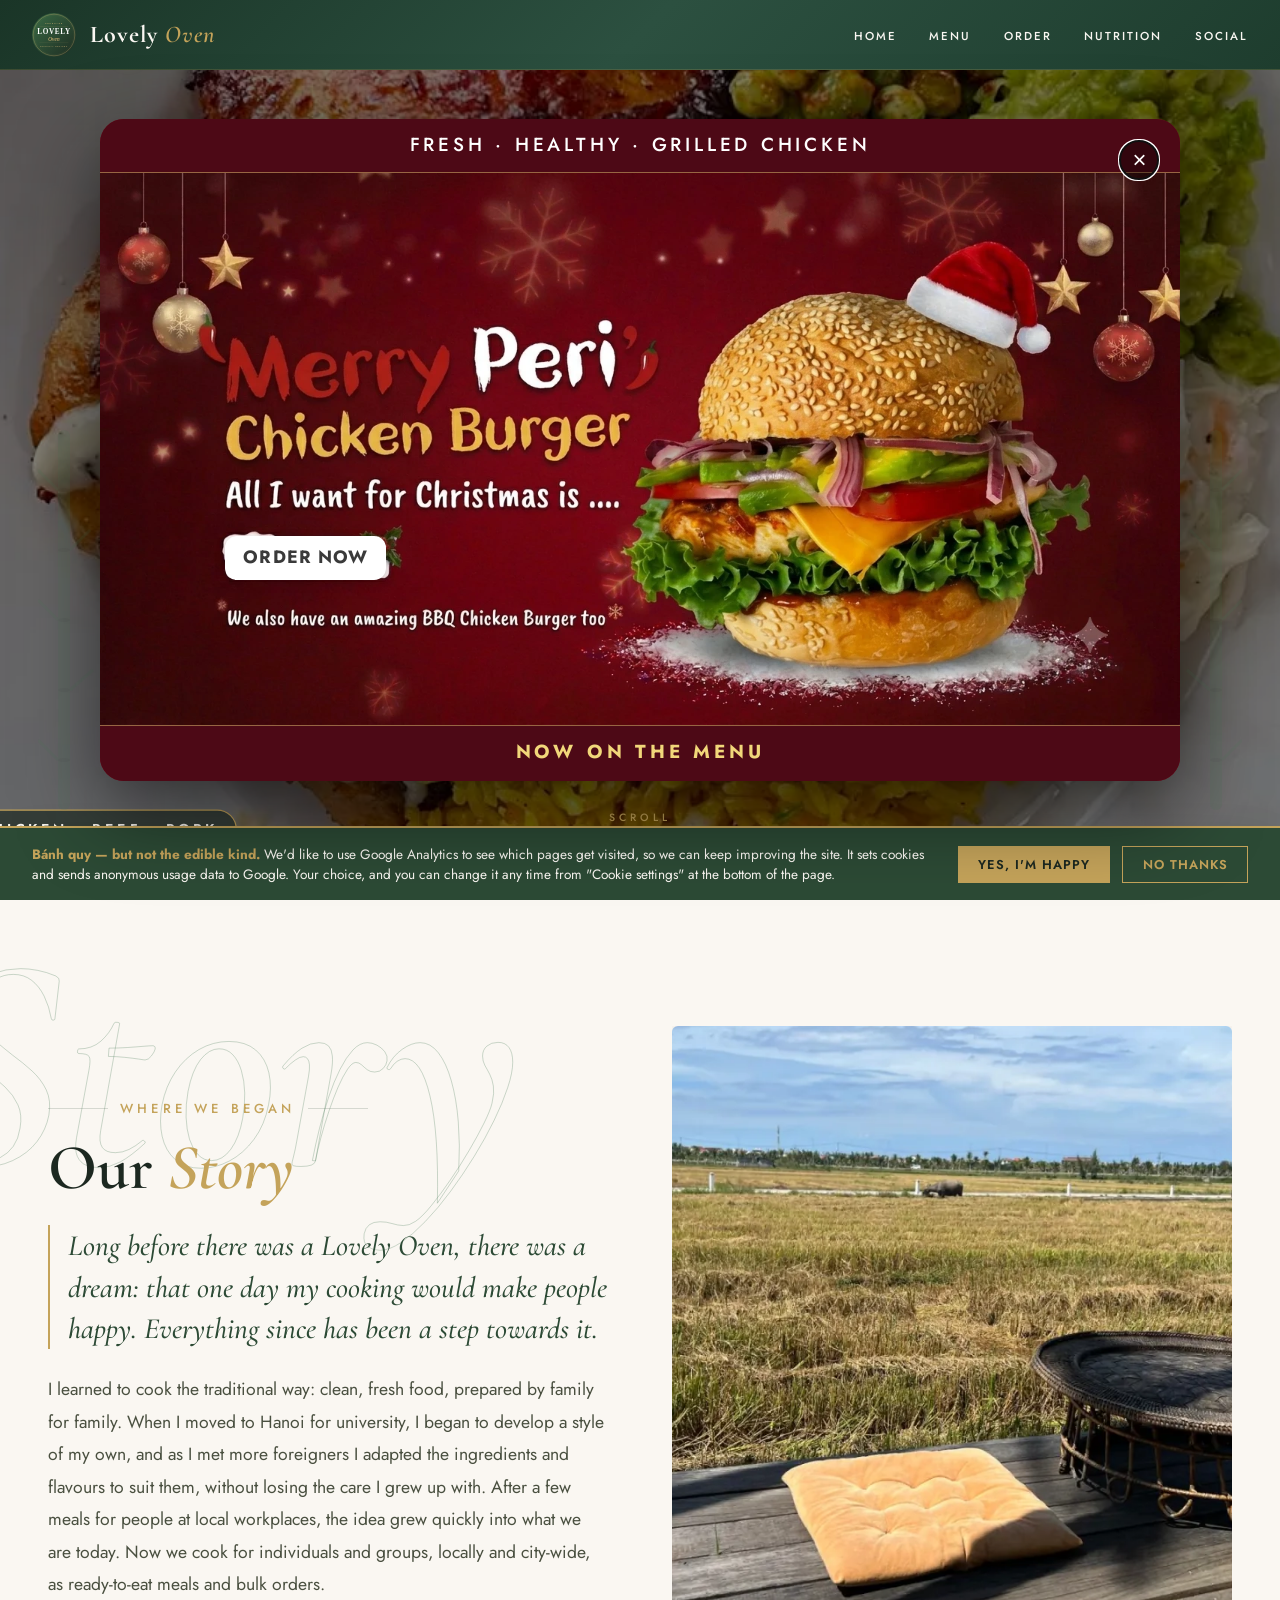
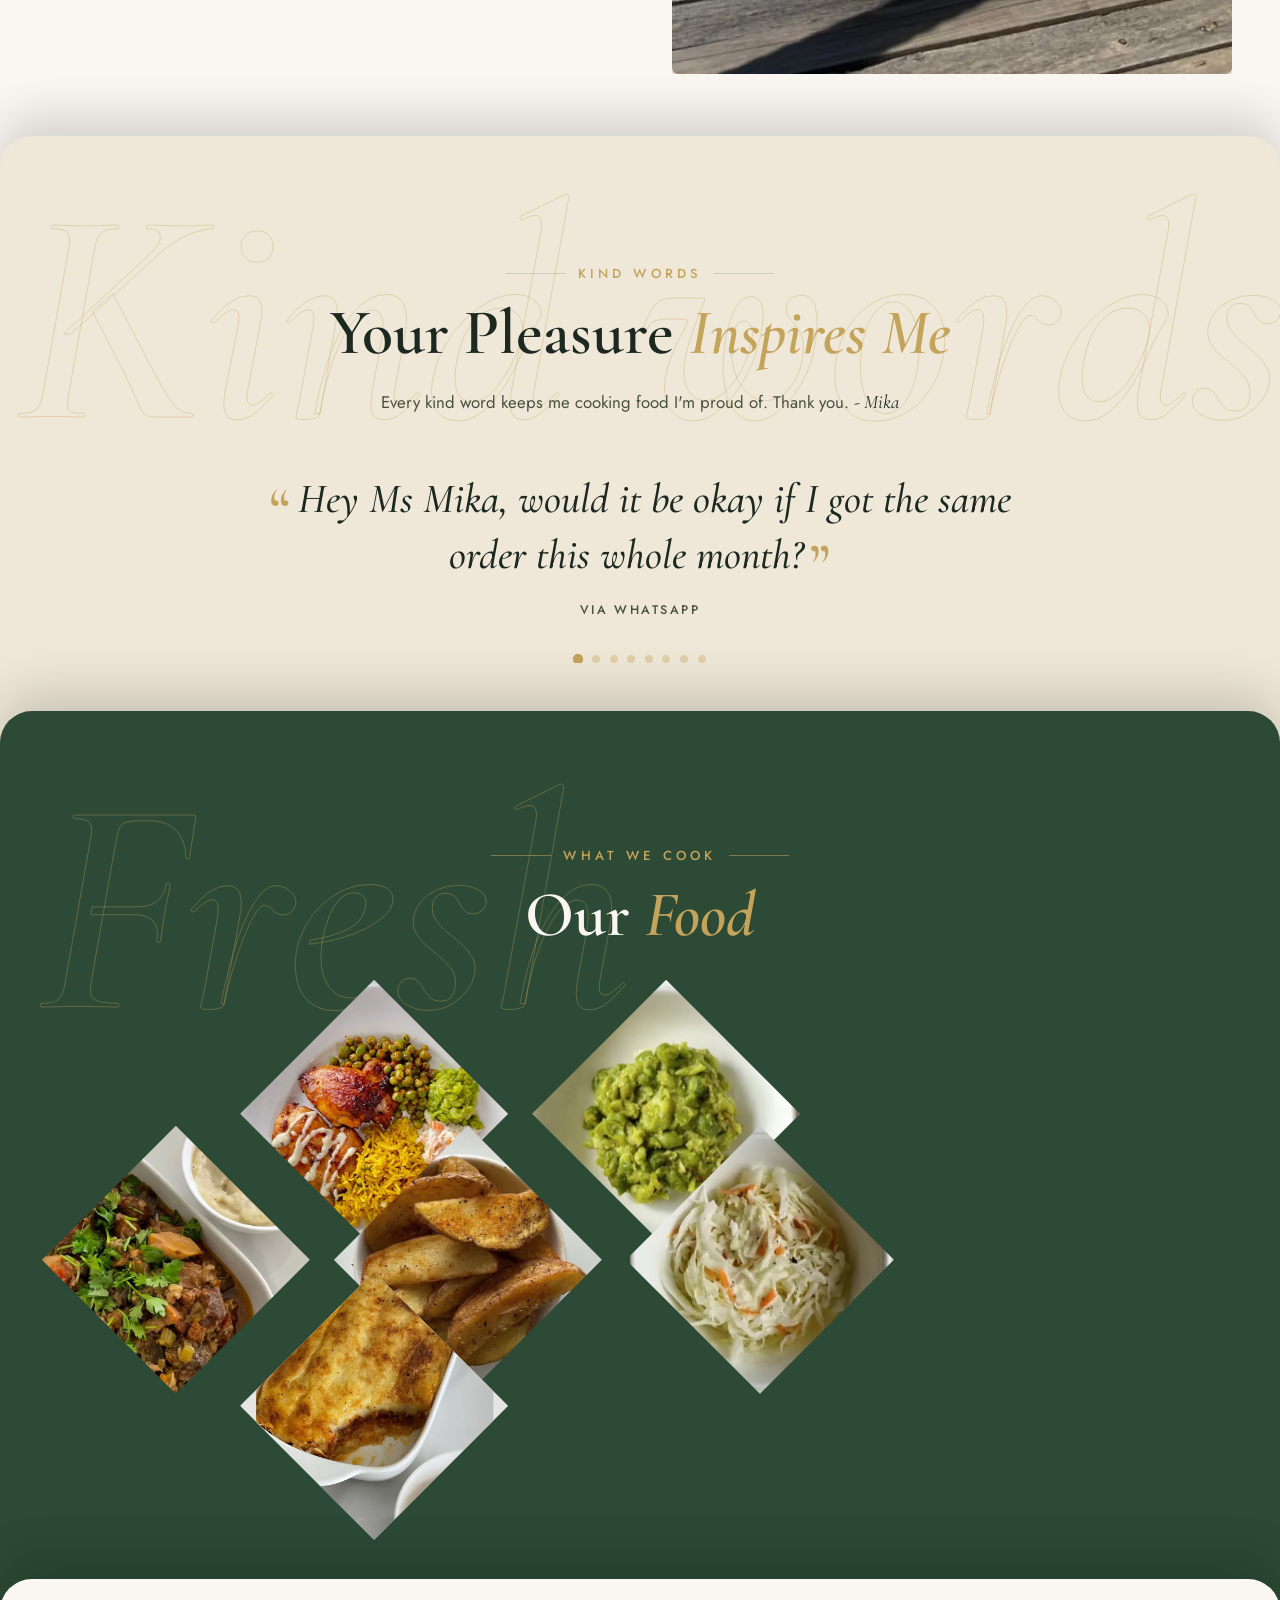
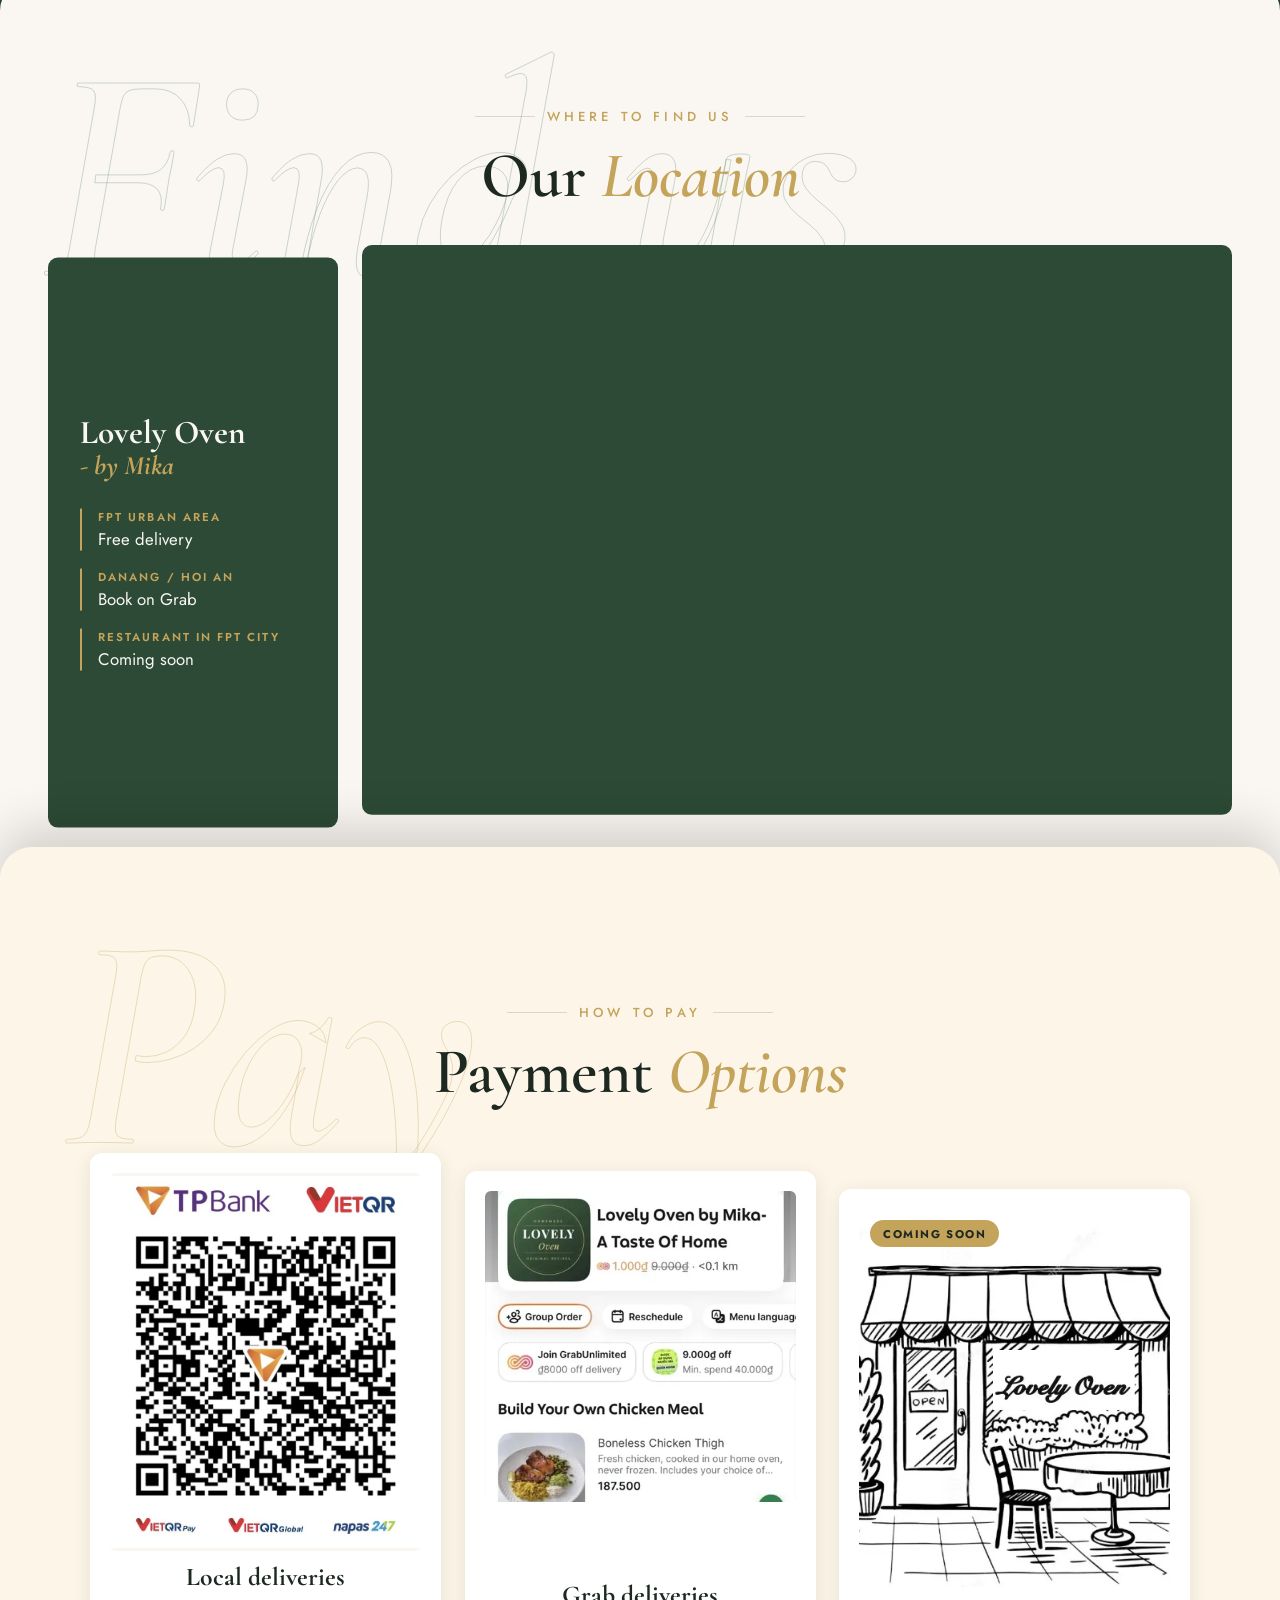
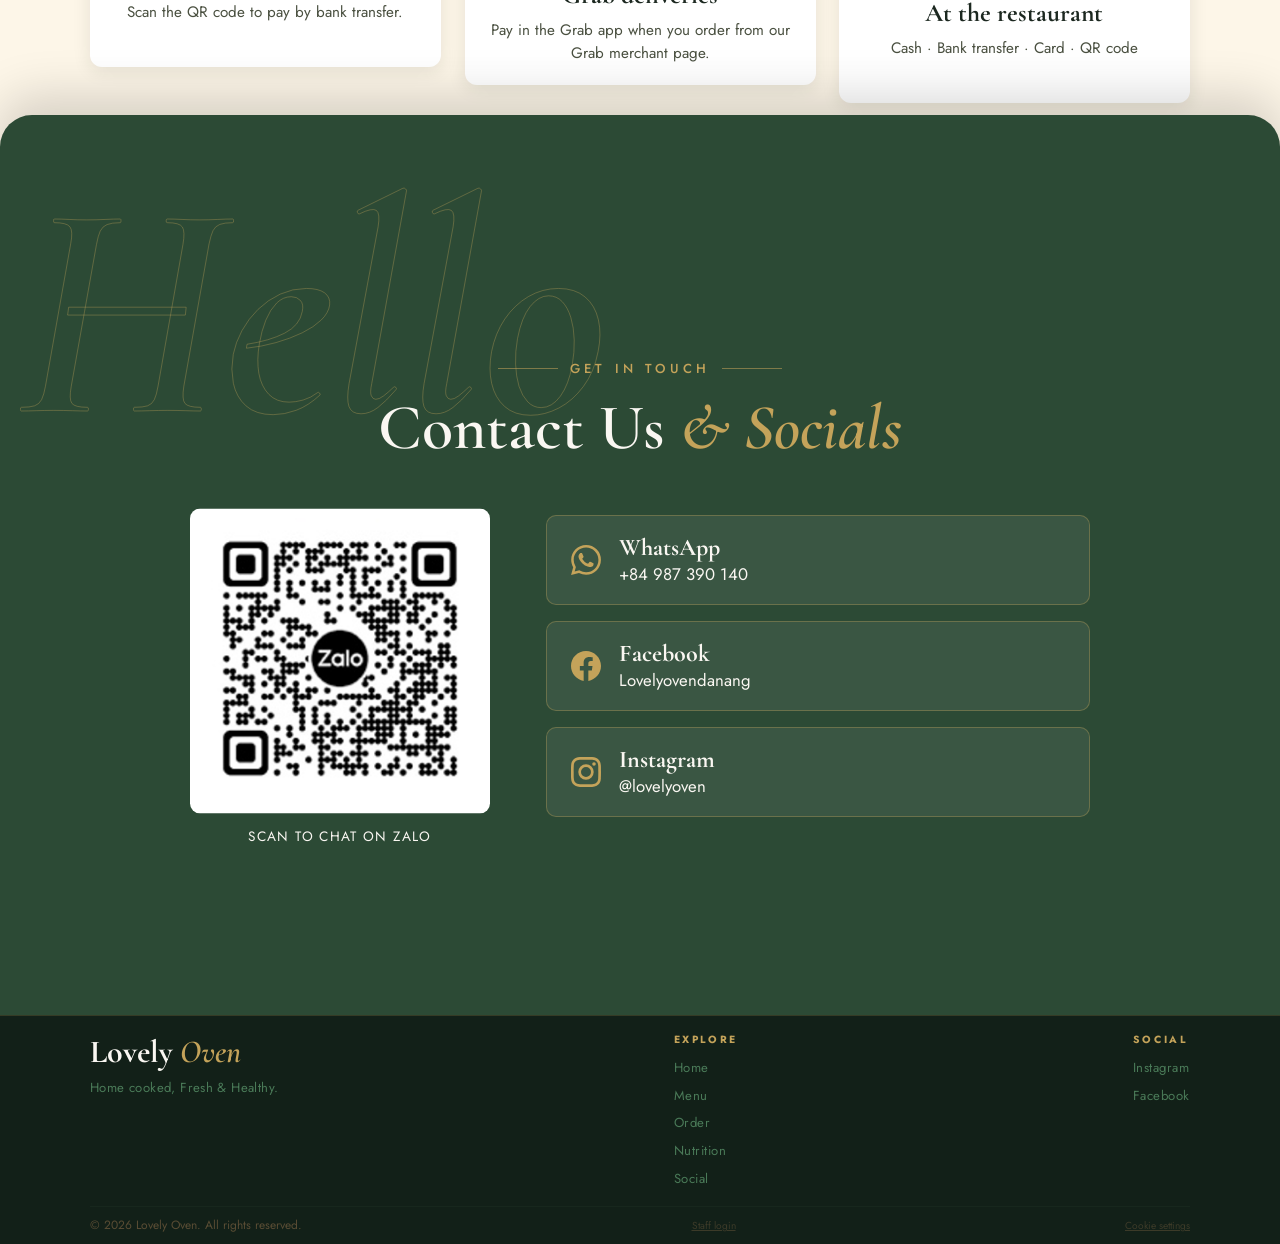
<file: index.html>
<!DOCTYPE html>
<html lang="en">
<head>
  <meta charset="UTF-8">
  <meta name="viewport" content="width=device-width, initial-scale=1.0">
  <title>Lovely Oven — Home-cooked food in Danang &amp; Hoi An</title>
  <meta name="description" content="Fresh, home-cooked chicken, beef and pork meals from our home oven in Danang. Free delivery in the FPT area; order on Grab elsewhere in Danang and Hoi An.">
  <link rel="canonical" href="https://www.lovelyoven.com/">
  <meta property="og:type" content="website">
  <meta property="og:site_name" content="Lovely Oven">
  <meta property="og:title" content="Lovely Oven — Home-cooked food in Danang &amp; Hoi An">
  <meta property="og:description" content="Fresh, home-cooked chicken, beef and pork meals from our home oven in Danang. Free delivery in the FPT area; order on Grab elsewhere in Danang and Hoi An.">
  <meta property="og:url" content="https://www.lovelyoven.com/">
  <meta property="og:image" content="https://www.lovelyoven.com/img/social/og-share.jpg">
  <meta property="og:image:width" content="1200">
  <meta property="og:image:height" content="630">
  <meta property="og:image:alt" content="Lovely Oven: home cooked, fresh and healthy">
  <meta name="twitter:image" content="https://www.lovelyoven.com/img/social/og-share.jpg">
  <meta name="twitter:card" content="summary_large_image">
  <script type="application/ld+json">{"@context": "https://schema.org", "@type": "FoodEstablishment", "name": "Lovely Oven", "description": "Fresh, home-cooked chicken, beef and pork meals from a home oven in Danang. Free delivery in the FPT Urban area; order on Grab elsewhere in Danang and Hoi An.", "url": "https://www.lovelyoven.com/", "image": "https://www.lovelyoven.com/img/social/og-share.jpg", "logo": "https://www.lovelyoven.com/img/logos/lovely-oven-logo.svg", "telephone": "+84987390140", "priceRange": "₫₫", "servesCuisine": ["Home-cooked", "Chicken", "Beef", "Pork"], "address": {"@type": "PostalAddress", "addressLocality": "Da Nang", "addressCountry": "VN"}, "areaServed": ["Da Nang", "Hoi An"], "openingHoursSpecification": [{"@type": "OpeningHoursSpecification", "dayOfWeek": ["Monday", "Tuesday", "Wednesday", "Thursday", "Friday"], "opens": "11:00", "closes": "14:00"}], "hasMenu": "https://www.lovelyoven.com/menu", "sameAs": ["https://www.facebook.com/Lovelyovendanang", "https://www.instagram.com/lovelyoven/"]}</script>
  <link rel="preconnect" href="https://fonts.googleapis.com">
  <link rel="preconnect" href="https://fonts.gstatic.com" crossorigin>
  <link href="https://fonts.googleapis.com/css2?family=Cormorant+Garamond:ital,wght@0,400;0,500;0,600;0,700;1,400;1,500;1,600&family=Jost:wght@300;400;500;600;700&display=swap" rel="stylesheet">
  <script>if(!matchMedia("(prefers-reduced-motion: reduce)").matches)document.documentElement.classList.add("fx")</script>
  <link rel="icon" type="image/svg+xml" href="favicon.svg">
  <link rel="stylesheet" href="css/styles.css?v=20261118e">
  <link rel="stylesheet" href="css/home-fx.css?v=20261118e">
</head>
<body>

<!-- ── Navigation ── -->
<nav>
  <a href="#" class="nav-logo">
    <span class="logo-ring"><img src="img/logos/lovely-oven-logo.svg" alt="Lovely Oven Logo" class="logo-img"></span>
    <span class="logo-text"><span class="logo-lovely">Lovely</span><span class="logo-oven"> Oven</span></span>
  </a>
  <ul class="nav-links">
    <li><a href="/">Home</a></li>
    <li><a href="/menu">Menu</a></li>
    <li><a href="/order">Order</a></li>
    <li><a href="/nutrition">Nutrition</a></li>
    <li><a href="/social">Social</a></li>
  </ul>
  <button type="button" class="hamburger" onclick="toggleMobile()" id="hamburger" aria-label="Menu" aria-expanded="false" aria-controls="mobileMenu">
    <span></span><span></span><span></span>
  </button>
</nav>

<!-- ── Mobile Menu ── -->
<div class="mobile-menu" id="mobileMenu">
  <button class="close-btn" onclick="toggleMobile()" aria-label="Close menu">✕</button>
  <a href="/" onclick="toggleMobile()">Home</a>
  <a href="/menu" onclick="toggleMobile()">Menu</a>
  <a href="/order" onclick="toggleMobile()">Order</a>
  <a href="/nutrition" onclick="toggleMobile()">Nutrition</a>
  <a href="/social" onclick="toggleMobile()">Social</a>
</div>

<!-- ── Hero ── -->
<section class="hero" id="top">
  <div class="hero-split" aria-hidden="true">
    <div class="hero-half hero-half-chicken"></div>
    <span class="hero-split-label hero-split-label-a">Chicken · Beef · Pork</span>
  </div>
  <div class="hero-bg"></div>

  <!-- Lanterns -->
  <div class="lanterns">
    <div class="lantern"><div class="lantern-string"></div><div class="lantern-body"></div></div>
    <div class="lantern"><div class="lantern-string"></div><div class="lantern-body" style="background:linear-gradient(135deg,#D4A843,#8B6A1A)"></div></div>
    <div class="lantern"><div class="lantern-string"></div><div class="lantern-body"></div></div>
    <div class="lantern"><div class="lantern-string"></div><div class="lantern-body" style="background:linear-gradient(135deg,#4A7C59,#1A3020)"></div></div>
    <div class="lantern"><div class="lantern-string"></div><div class="lantern-body"></div></div>
  </div>

  <!-- Bamboo -->
  <svg class="bamboo-left" viewBox="0 0 60 400" fill="none">
    <rect x="20" y="0" width="12" height="380" rx="6" fill="#4A7C59"/>
    <line x1="20" y1="60" x2="0" y2="40" stroke="#4A7C59" stroke-width="3"/>
    <line x1="32" y1="120" x2="52" y2="100" stroke="#4A7C59" stroke-width="3"/>
    <line x1="20" y1="190" x2="0" y2="170" stroke="#4A7C59" stroke-width="3"/>
    <line x1="32" y1="260" x2="55" y2="240" stroke="#4A7C59" stroke-width="3"/>
    <line x1="20" y1="330" x2="0" y2="310" stroke="#4A7C59" stroke-width="3"/>
    <ellipse cx="26" cy="60" rx="6" ry="2" fill="#3A5C45"/>
    <ellipse cx="26" cy="120" rx="6" ry="2" fill="#3A5C45"/>
    <ellipse cx="26" cy="190" rx="6" ry="2" fill="#3A5C45"/>
    <ellipse cx="26" cy="260" rx="6" ry="2" fill="#3A5C45"/>
    <ellipse cx="26" cy="330" rx="6" ry="2" fill="#3A5C45"/>
  </svg>
  <svg class="bamboo-right" viewBox="0 0 60 400" fill="none">
    <rect x="20" y="0" width="12" height="380" rx="6" fill="#4A7C59"/>
    <line x1="20" y1="60" x2="0" y2="40" stroke="#4A7C59" stroke-width="3"/>
    <line x1="32" y1="120" x2="52" y2="100" stroke="#4A7C59" stroke-width="3"/>
    <line x1="20" y1="190" x2="0" y2="170" stroke="#4A7C59" stroke-width="3"/>
    <line x1="32" y1="260" x2="55" y2="240" stroke="#4A7C59" stroke-width="3"/>
    <line x1="20" y1="330" x2="0" y2="310" stroke="#4A7C59" stroke-width="3"/>
    <ellipse cx="26" cy="60" rx="6" ry="2" fill="#3A5C45"/>
    <ellipse cx="26" cy="120" rx="6" ry="2" fill="#3A5C45"/>
    <ellipse cx="26" cy="190" rx="6" ry="2" fill="#3A5C45"/>
    <ellipse cx="26" cy="260" rx="6" ry="2" fill="#3A5C45"/>
    <ellipse cx="26" cy="330" rx="6" ry="2" fill="#3A5C45"/>
  </svg>

  <p class="hero-eyebrow">Fresh · Chicken · Beef · Pork</p>
  <h1 class="hero-title">
    <span class="ln"><span>Home cooked, Fresh</span></span>
    <span class="accent-line ln"><span>&amp; Healthy.</span></span>
    <span class="highlight ln"><span>The Lovely</span></span>
    <span class="highlight ln"><span>Oven.</span></span>
  </h1>
  <div class="hero-divider"></div>
  <div class="hero-info">
    <div class="hero-info-item"><span class="hero-info-label">Open</span><span class="hero-info-value">Monday to Friday</span></div>
    <div class="hero-info-item"><span class="hero-info-label">Delivery</span><span class="hero-info-value">11am to 2pm</span></div>
    <div class="hero-info-item"><span class="hero-info-label">Pre-order</span><span class="hero-info-value">Day before preferred</span></div>
  </div>
  <div class="hero-paths">
    <a href="/order" class="path-btn path-btn-meat">Order Now</a>
    <a href="/menu" class="path-btn path-btn-menu">View the Menu</a>
  </div>
  <div class="hero-dust" aria-hidden="true"></div>
  <a class="scroll-cue" href="#story" aria-label="Scroll to our story"><span>Scroll</span><i></i></a>
</section>


<!-- ── Our Story ── -->
<section class="home-sec story-sec" id="story" data-ghost="Story">
  <div class="story-grid">
    <div class="story-copy">
      <p class="section-label">Where we began</p>
      <h2 class="home-title">Our <em>Story</em></h2>
      <p class="story-dream">Long before there was a Lovely Oven, there was a dream: that one day my cooking would make people happy. Everything since has been a step towards it.</p>
      <p>I learned to cook the traditional way: clean, fresh food, prepared by family for family. When I moved to Hanoi for university, I began to develop a style of my own, and as I met more foreigners I adapted the ingredients and flavours to suit them, without losing the care I grew up with. After a few meals for people at local workplaces, the idea grew quickly into what we are today. Now we cook for individuals and groups, locally and city-wide, as ready-to-eat meals and bulk orders.</p>
    </div>
    <div class="story-photo"><img src="img/home/story-rice-field.webp" alt="A quiet wooden deck looking out over golden rice fields, a water buffalo grazing in the distance" loading="lazy" style="object-position:50% 62%" width="1200" height="900" decoding="async"></div>
  </div>
</section>

<!-- ── Reviews ── -->
<section class="home-sec reviews-sec" id="reviews" data-ghost="Kind words">
  <div class="home-head">
    <p class="section-label">Kind words</p>
    <h2 class="home-title">Your Pleasure <em>Inspires Me</em></h2>
    <p class="reviews-intro">Every kind word keeps me cooking food I'm proud of. Thank you. <span>- Mika</span></p>
  </div>
  <div class="reviews-slider" id="reviewsSlider" aria-roledescription="carousel" aria-label="Customer comments">
    <div class="reviews-track">
      <figure class="review"><blockquote>Hey Ms Mika, would it be okay if I got the same order this whole month?</blockquote><figcaption>Via WhatsApp</figcaption></figure>
      <figure class="review"><blockquote>The food was amazing, thank you so much. Everything was delicious.</blockquote><figcaption>Via WhatsApp</figcaption></figure>
      <figure class="review"><blockquote>You made it just like my wife. It's delicious.</blockquote><figcaption>Via Zalo</figcaption></figure>
      <figure class="review"><blockquote>Was delicious. Thanks for the guacamole too.</blockquote><figcaption>Via Zalo</figcaption></figure>
      <figure class="review"><blockquote>Thank you so much, I really love the food.</blockquote><figcaption>Via WhatsApp</figcaption></figure>
      <figure class="review"><blockquote>It is very delicious.</blockquote><figcaption>Via Zalo</figcaption></figure>
      <figure class="review"><blockquote>The food was really good.</blockquote><figcaption>Via WhatsApp</figcaption></figure>
      <figure class="review"><blockquote>Delicious!!</blockquote><figcaption>Via Zalo</figcaption></figure>
    </div>
    <div class="reviews-dots" role="tablist" aria-label="Choose comment"></div>
  </div>
</section>

<!-- ── Our Food ── -->
<section class="home-sec food-sec" id="food" data-ghost="Fresh">
  <div class="food-head">
    <p class="section-label">What we cook</p>
    <h2 class="home-title">Our <em>Food</em></h2>
  </div>
  <div class="food-gallery">
   <div class="g-row">
    <figure class="g-item"><img src="img/gallery/chicken-meal.webp" alt="Chicken Thigh Meal" width="900" height="1200" loading="lazy" decoding="async"></figure>
    <figure class="g-item"><img src="img/gallery/mushy-peas.webp" alt="Mushy Peas" width="825" height="1100" loading="lazy" decoding="async"></figure>
    <figure class="g-item"><img src="img/gallery/gluten-free.webp" style="object-position:50% 62%" alt="Chilli Con Carne" width="900" height="1200" loading="lazy" decoding="async"></figure>
   </div>
   <div class="g-row">
    <figure class="g-item"><img src="img/gallery/keto-beef.webp" alt="Keto Beef with Cauliflower Mash" width="900" height="900" loading="lazy" decoding="async"></figure>
    <figure class="g-item"><img src="img/gallery/wedges.webp" alt="Potato Wedges" width="900" height="675" loading="lazy" decoding="async"></figure>
    <figure class="g-item"><img src="img/gallery/coleslaw.webp" alt="Coleslaw" width="400" height="459" loading="lazy" decoding="async"></figure>
    <figure class="g-item"><img src="img/gallery/bolognaise.webp" alt="Homemade Bolognaise" width="900" height="900" loading="lazy" decoding="async"></figure>
   </div>
   <div class="g-row">
    <figure class="g-item fit soft"><img src="img/gallery/lasagne.webp" style="object-fit:contain" alt="Lasagne" width="825" height="1100" loading="lazy" decoding="async"></figure>
    <figure class="g-item"><img src="img/gallery/beef-ragout.webp" alt="Beef Ragout" width="825" height="1100" loading="lazy" decoding="async"></figure>
    <figure class="g-item nz"><img src="img/gallery/chicken-burger.webp?v=2" alt="Chicken Burger" width="900" height="900" loading="lazy" decoding="async"></figure>
   </div>
  </div>
</section>

<!-- ── Our Location ── -->
<section class="home-sec loc-sec" id="location" data-ghost="Find us">
  <div class="home-head">
    <p class="section-label">Where to find us</p>
    <h2 class="home-title">Our <em>Location</em></h2>
  </div>
  <div class="loc-layout">
    <div class="loc-info">
      <h3>Lovely Oven<em>- by Mika</em></h3>
      <ul>
        <li><strong>FPT Urban area</strong>Free delivery</li>
        <li><strong>Danang / Hoi An</strong>Book on Grab</li>
        <li><strong>Restaurant in FPT City</strong>Coming soon</li>
      </ul>
    </div>
    <div class="loc-map">
      <iframe src="https://www.google.com/maps?q=FPT+Complex,+Da+Nang&amp;output=embed" title="Map of the FPT area, Da Nang" loading="lazy" referrerpolicy="no-referrer-when-downgrade" allowfullscreen></iframe>
    </div>
  </div>
</section>

<!-- ── Payment Options ── -->
<section class="home-sec pay-sec" id="payment" data-ghost="Pay">
  <div class="home-head">
    <p class="section-label">How to pay</p>
    <h2 class="home-title">Payment <em>Options</em></h2>
  </div>
  <div class="pay-grid">
    <div class="pay-card">
      <img src="img/payment/payment-qr.jpg" alt="Bank transfer QR code" loading="lazy" width="785" height="940" decoding="async">
      <h3>Local deliveries</h3>
      <p>Scan the QR code to pay by bank transfer.</p>
    </div>
    <div class="pay-card">
      <img class="pay-square" src="img/payment/grab-page.webp" alt="Lovely Oven on the Grab merchant page" loading="lazy" width="435" height="900" decoding="async">
      <h3>Grab deliveries</h3>
      <p>Pay in the Grab app when you order from our Grab merchant page.</p>
    </div>
    <div class="pay-card pay-card-text">
      <div class="pay-soon">
        <img src="img/home/restaurant-sketch.webp" alt="Sketch of the Lovely Oven restaurant frontage (placeholder)" loading="lazy" width="710" height="472" decoding="async">
        <span class="pay-soon-tag">Coming soon</span>
      </div>
      <h3>At the restaurant</h3>
      <p class="pay-list">Cash · Bank transfer · Card · QR code</p>
    </div>
  </div>
</section>

<!-- ── Contact Us & Socials ── -->
<section class="home-sec contact-sec" id="contact" data-ghost="Hello">
  <div class="home-head">
    <p class="section-label">Get in touch</p>
    <h2 class="home-title">Contact Us <em>&amp; Socials</em></h2>
  </div>
  <div class="contact-grid">
    <div class="contact-zalo">
      <img src="img/payment/zalo-qr.webp" alt="Zalo QR code for Lovely Oven" loading="lazy" width="372" height="378" decoding="async">
      <span>Scan to chat on Zalo</span>
    </div>
    <ul class="contact-links">
      <li><a href="https://wa.me/84987390140" target="_blank" rel="noopener"><svg viewBox="0 0 24 24" fill="currentColor" aria-hidden="true"><path d="M17.472 14.382c-.297-.149-1.758-.867-2.03-.967-.273-.099-.471-.148-.67.15-.197.297-.767.966-.94 1.164-.173.199-.347.223-.644.075-.297-.15-1.255-.463-2.39-1.475-.883-.788-1.48-1.761-1.653-2.059-.173-.297-.018-.458.13-.606.134-.133.298-.347.446-.52.149-.174.198-.298.298-.497.099-.198.05-.371-.025-.52-.075-.149-.669-1.612-.916-2.207-.242-.579-.487-.5-.669-.51-.173-.008-.371-.01-.57-.01-.198 0-.52.074-.792.372-.272.297-1.04 1.016-1.04 2.479 0 1.462 1.065 2.875 1.213 3.074.149.198 2.096 3.2 5.077 4.487.709.306 1.262.489 1.694.625.712.227 1.36.195 1.871.118.571-.085 1.758-.719 2.006-1.413.248-.694.248-1.289.173-1.413-.074-.124-.272-.198-.57-.347m-5.421 7.403h-.004a9.87 9.87 0 01-5.031-1.378l-.361-.214-3.741.982.998-3.648-.235-.374a9.86 9.86 0 01-1.51-5.26c.001-5.45 4.436-9.884 9.888-9.884 2.64 0 5.122 1.03 6.988 2.898a9.825 9.825 0 012.893 6.994c-.003 5.45-4.437 9.884-9.885 9.884m8.413-18.297A11.815 11.815 0 0012.05 0C5.495 0 .16 5.335.157 11.892c0 2.096.547 4.142 1.588 5.945L.057 24l6.305-1.654a11.882 11.882 0 005.683 1.448h.005c6.554 0 11.89-5.335 11.893-11.893a11.821 11.821 0 00-3.48-8.413z"/></svg><span><strong>WhatsApp</strong>+84 987 390 140</span></a></li>
      <li><a href="https://web.facebook.com/Lovelyovendanang/" target="_blank" rel="noopener"><svg viewBox="0 0 24 24" fill="currentColor" aria-hidden="true"><path d="M24 12.073c0-6.627-5.373-12-12-12s-12 5.373-12 12c0 5.99 4.388 10.954 10.125 11.854v-8.385H7.078v-3.47h3.047V9.43c0-3.007 1.792-4.669 4.533-4.669 1.312 0 2.686.235 2.686.235v2.953H15.83c-1.491 0-1.956.925-1.956 1.874v2.25h3.328l-.532 3.47h-2.796v8.385C19.612 23.027 24 18.062 24 12.073z"/></svg><span><strong>Facebook</strong>Lovelyovendanang</span></a></li>
      <li><a href="https://www.instagram.com/lovelyoven/" target="_blank" rel="noopener"><svg viewBox="0 0 24 24" fill="currentColor" aria-hidden="true" xmlns="http://www.w3.org/2000/svg"><path d="M12 2.163c3.204 0 3.584.012 4.85.07 3.252.148 4.771 1.691 4.919 4.919.058 1.265.069 1.645.069 4.849 0 3.205-.012 3.584-.069 4.849-.149 3.225-1.664 4.771-4.919 4.919-1.266.058-1.644.07-4.85.07-3.204 0-3.584-.012-4.849-.07-3.26-.149-4.771-1.699-4.919-4.92-.058-1.265-.07-1.644-.07-4.849 0-3.204.013-3.583.07-4.849.149-3.227 1.664-4.771 4.919-4.919 1.266-.057 1.645-.069 4.849-.069zM12 0C8.741 0 8.333.014 7.053.072 2.695.272.273 2.69.073 7.052.014 8.333 0 8.741 0 12c0 3.259.014 3.668.072 4.948.2 4.358 2.618 6.78 6.98 6.98C8.333 23.986 8.741 24 12 24c3.259 0 3.668-.014 4.948-.072 4.354-.2 6.782-2.618 6.979-6.98.059-1.28.073-1.689.073-4.948 0-3.259-.014-3.667-.072-4.947-.196-4.354-2.617-6.78-6.979-6.98C15.668.014 15.259 0 12 0zm0 5.838a6.162 6.162 0 100 12.324 6.162 6.162 0 000-12.324zM12 16a4 4 0 110-8 4 4 0 010 8zm6.406-11.845a1.44 1.44 0 100 2.881 1.44 1.44 0 000-2.881z"/></svg><span><strong>Instagram</strong>@lovelyoven</span></a></li>
    </ul>
  </div>
</section>

<!-- ── Footer ── -->
<footer>
  <div class="footer-inner">
    <div class="footer-top">
      <div class="footer-brand">
        <div class="brand-name"><span class="logo-lovely">Lovely</span><span class="logo-oven"> Oven</span></div>
        <p>Home cooked, Fresh & Healthy.</p>
      </div>
      <div class="footer-links">
        <h4>Explore</h4>
        <ul>
          <li><a href="/">Home</a></li>
    <li><a href="/menu">Menu</a></li>
    <li><a href="/order">Order</a></li>
          <li><a href="/nutrition">Nutrition</a></li>
          <li><a href="/social">Social</a></li>
        </ul>
      </div>

      <div class="footer-links">
        <h4>Social</h4>
        <ul>
          <li><a href="https://www.instagram.com/lovelyoven/" target="_blank" rel="noopener">Instagram</a></li>
          <li><a href="https://www.facebook.com/Lovelyovendanang" target="_blank" rel="noopener">Facebook</a></li>
        </ul>
      </div>
    </div>
    <div class="footer-bottom">
      <p>© 2026 Lovely Oven. All rights reserved.</p>
      <p><a href="/orders#login" style="color:inherit;opacity:.6;font-size:.85em">Staff login</a></p>
    </div>
  </div>
</footer>

<!-- ── Scroll to Top Button ── -->
<button class="scroll-top" id="scrollTop" onclick="window.scrollTo({top:0,behavior:'smooth'})">↑</button>

<!-- ── Cookie Banner ── -->
<div class="cookie-banner" id="cookieBanner" role="region" aria-label="Cookie choice" hidden>
  <p><strong>Bánh quy — but not the edible kind.</strong> We'd like to use Google Analytics to see which pages get visited, so we can keep improving the site. It sets cookies and sends anonymous usage data to Google. Your choice, and you can change it any time from "Cookie settings" at the bottom of the page.</p>
  <div class="cookie-btns">
    <button type="button" class="cookie-btn accept" data-consent="accepted">Yes, I'm Happy</button>
    <button type="button" class="cookie-btn" data-consent="declined">No Thanks</button>
  </div>
</div>

<!-- ── Navigation Popup ── -->
<div class="popup-overlay" id="popup">
  <div class="popup-box">
    <button class="popup-close" onclick="closePopup()">✕</button>
    <p class="popup-eyebrow">Navigation</p>
    <h2 class="popup-title">Where would you like to go?</h2>
    <p class="popup-body">Explore the stories, food, and people that make Lovely Oven what it is.</p>
    <ul class="popup-nav">
      <li><a href="/" onclick="closePopup()">Home</a></li>
      <li><a href="/menu" onclick="closePopup()">Menu</a></li>
      <li><a href="/order" onclick="closePopup()">Order</a></li>
      <li><a href="/nutrition" onclick="closePopup()">Nutrition</a></li>
      <li><a href="/social" onclick="closePopup()">Social</a></li>
    </ul>
  </div>
</div>

<div class="promo" id="promo" role="dialog" aria-modal="true" aria-label="Merry Peri Chicken Burger offer">
  <div class="xm-card">
    <p class="xm-top">Fresh &middot; Healthy &middot; Grilled Chicken</p>
    <div class="xm-art">
      <img class="xm-bg" src="img/promo/merry-peri.webp?v=2" alt="Merry Peri Chicken Burger. All I want for Christmas is... We also have an amazing BBQ Chicken Burger too.">
      <div class="xm-m" aria-hidden="true"></div>
      <a class="xm-cta" href="/order#o-burger">Order now</a>
    </div>
    <p class="xm-launch">Official launch on <strong>Wednesday 18th November</strong></p>
    <button class="promo-close" type="button" aria-label="Close" data-promo-close>&times;</button>
  </div>
</div>

<script src="js/script.js?v=20261118e"></script>
<script src="js/home-fx.js?v=20261118e" defer></script>
</body>
</html>
</file>
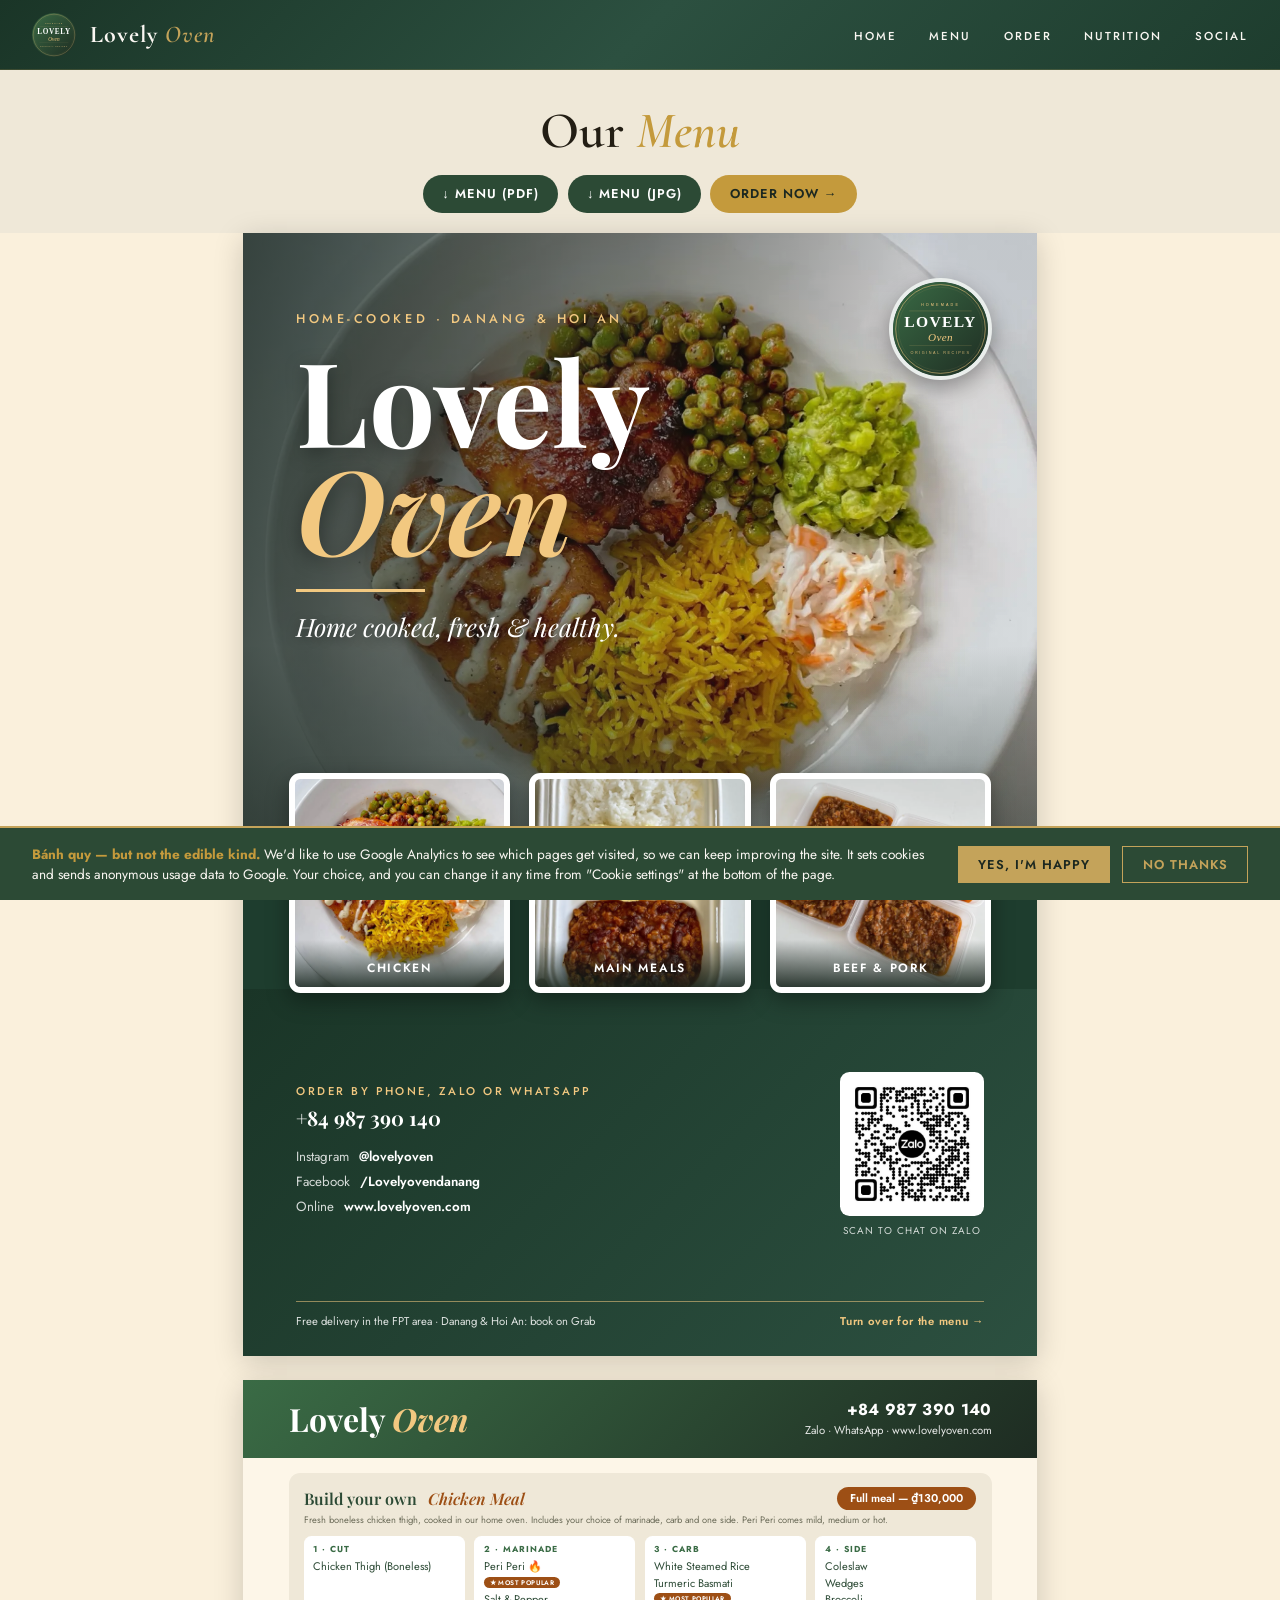
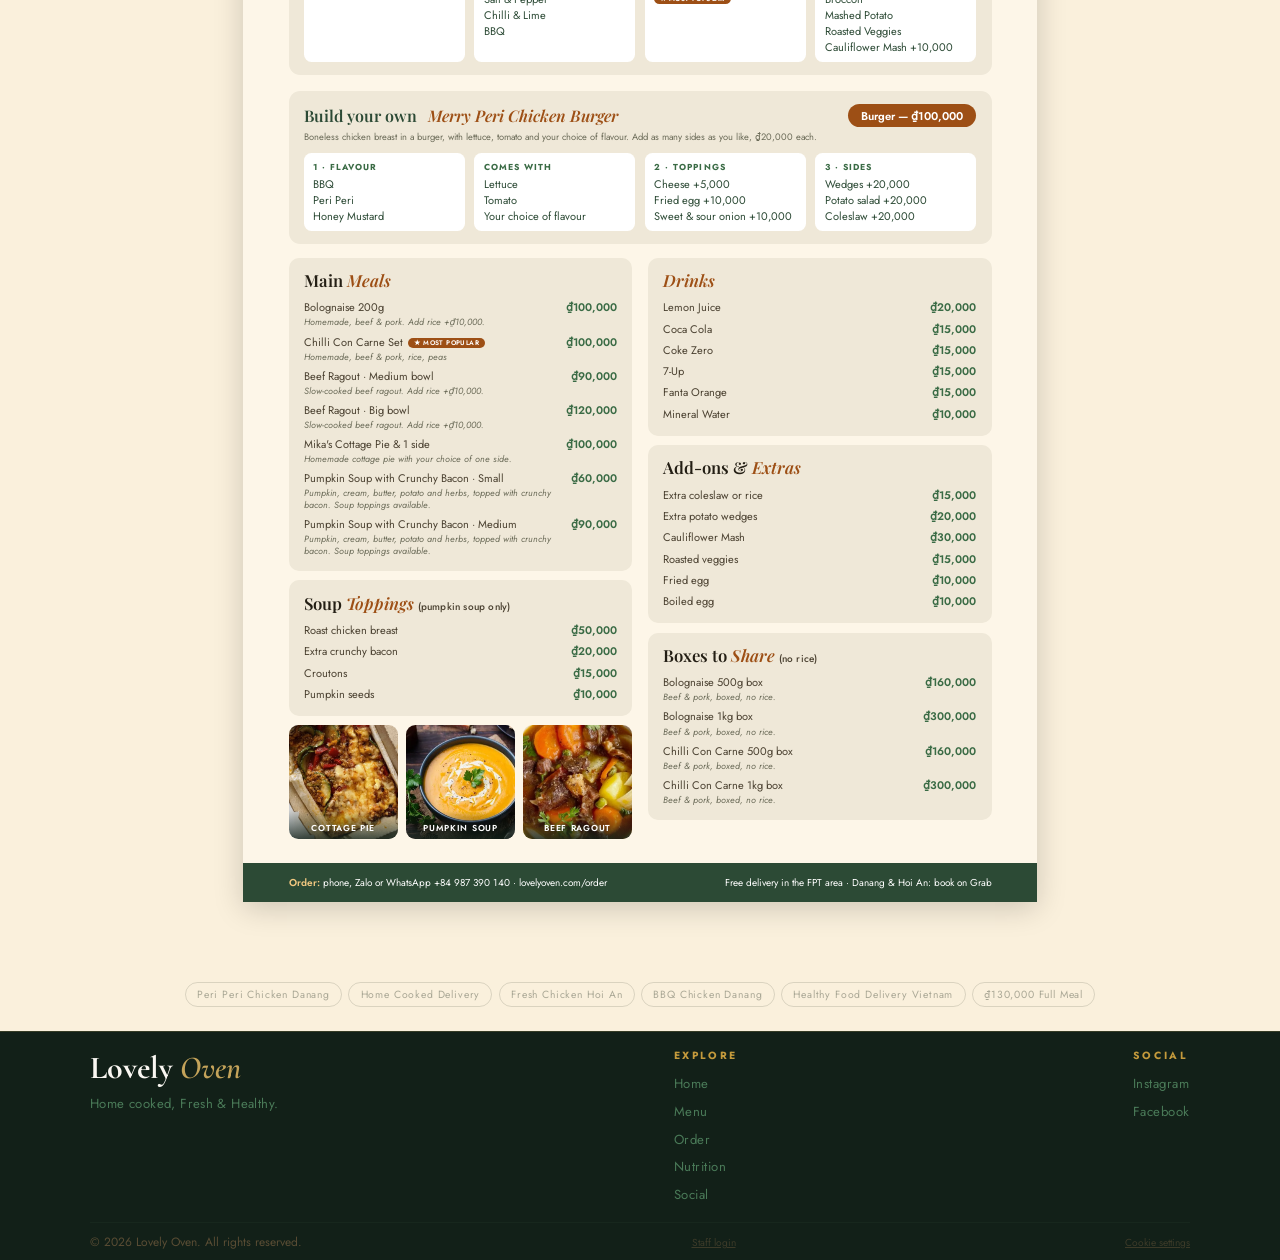
<file: menu.html>
<!DOCTYPE html>
<html lang="en">
<head>
  <meta charset="UTF-8">
  <meta name="viewport" content="width=device-width, initial-scale=1.0">
  <title>Menu — Lovely Oven</title>
  <meta name="description" content="The Lovely Oven menu: build your own chicken meal or chicken burger, main meals, boxes to share and add-ons. Download the PDF.">
  <link rel="canonical" href="https://www.lovelyoven.com/menu">
  <meta property="og:type" content="website">
  <meta property="og:site_name" content="Lovely Oven">
  <meta property="og:title" content="Menu — Lovely Oven">
  <meta property="og:description" content="The Lovely Oven menu: build your own chicken meal or chicken burger, main meals, boxes to share and add-ons. Download the PDF.">
  <meta property="og:url" content="https://www.lovelyoven.com/menu">
  <meta property="og:image" content="https://www.lovelyoven.com/img/social/og-share.jpg">
  <meta property="og:image:width" content="1200">
  <meta property="og:image:height" content="630">
  <meta property="og:image:alt" content="Lovely Oven: home cooked, fresh and healthy">
  <meta name="twitter:image" content="https://www.lovelyoven.com/img/social/og-share.jpg">
  <meta name="twitter:card" content="summary_large_image">
  <link rel="preconnect" href="https://fonts.googleapis.com">
  <link rel="preconnect" href="https://fonts.gstatic.com" crossorigin>
  <link href="https://fonts.googleapis.com/css2?family=Cormorant+Garamond:ital,wght@0,400;0,500;0,600;0,700;1,400;1,500;1,600&family=Playfair+Display:ital,wght@0,400;0,600;0,700;1,400;1,600&family=Jost:wght@300;400;500;600;700&display=swap" rel="stylesheet">
  <link rel="icon" type="image/svg+xml" href="favicon.svg">
  <link rel="stylesheet" href="css/styles.css?v=20261118e">
  <link rel="stylesheet" href="css/menu.css?v=20261118e">
  <link rel="stylesheet" href="css/doodles.css?v=20261118e">
</head>
<body class="doodle-bg">

<!-- ── Navigation ── -->
<nav>
  <a href="/" class="nav-logo">
    <span class="logo-ring"><img src="img/logos/lovely-oven-logo.svg" alt="Lovely Oven Logo" class="logo-img"></span>
    <span class="logo-text"><span class="logo-lovely">Lovely</span><span class="logo-oven"> Oven</span></span>
  </a>
  <ul class="nav-links">
    <li><a href="/">Home</a></li>
    <li><a href="/menu">Menu</a></li>
    <li><a href="/order">Order</a></li>
    <li><a href="/nutrition">Nutrition</a></li>
    <li><a href="/social">Social</a></li>
  </ul>
  <button type="button" class="hamburger" onclick="toggleMobile()" id="hamburger" aria-label="Menu" aria-expanded="false" aria-controls="mobileMenu">
    <span></span><span></span><span></span>
  </button>
</nav>

<!-- ── Mobile Menu ── -->
<div class="mobile-menu" id="mobileMenu">
  <button class="close-btn" onclick="toggleMobile()" aria-label="Close menu">✕</button>
  <a href="/" onclick="toggleMobile()">Home</a>
  <a href="/menu" onclick="toggleMobile()">Menu</a>
  <a href="/order" onclick="toggleMobile()">Order</a>
  <a href="/nutrition" onclick="toggleMobile()">Nutrition</a>
  <a href="/social" onclick="toggleMobile()">Social</a>
</div>


<!-- ── Menu page: view-only, same layout as the PDF ── -->
<div class="menu-toolbar">
  <h1>Our <em>Menu</em></h1>
  <div class="menu-toolbar-btns">
    <button onclick="downloadPDF()">↓ Menu (PDF)</button>
    <button class="desktop-only" onclick="downloadAsImage(this)">↓ Menu (JPG)</button>
    <a href="/order">Order now →</a>
  </div>
</div>

<div class="print-pages">

<!-- ═══════════ PAGE 1 — FRONT (poster cover) ═══════════ -->
<div class="page pp1">
  <div class="pp1-hero">
    <img data-cover src="img/hero/menu-top.webp" alt="Lovely Oven chicken plate with sides">
    <div class="pp1-shade"></div>
    <span class="pp1-logo"><img src="img/logos/lovely-oven-logo.svg" alt="Lovely Oven logo"></span>
    <div class="pp1-title">
      <div class="pp1-kicker">Home-cooked · Danang &amp; Hoi An</div>
      <div class="pp1-brand">Lovely<br><em>Oven</em></div>
      <div class="pp1-rule"></div>
      <div class="pp1-tag">Home cooked, fresh &amp; healthy.</div>
    </div>
  </div>
  <div class="pp1-strip">
    <figure><img data-cover src="img/hero/chicken-hero.webp" alt="Chicken meal"><figcaption>Chicken</figcaption></figure>
    <figure><img data-cover src="img/menu/chilli-con-carne.webp" alt="Chilli con carne"><figcaption>Main Meals</figcaption></figure>
    <figure><img data-cover src="img/menu/bolognaise.webp" alt="Bolognaise"><figcaption>Beef &amp; Pork</figcaption></figure>
  </div>
  <div class="pp1-bottom">
    <div class="pp1-contact">
      <div class="pp1-label">Order by phone, Zalo or WhatsApp</div>
      <div class="pp1-phone">+84 987 390 140</div>
      <div class="pp1-handles">
        <span>Instagram <strong>@lovelyoven</strong></span>
        <span>Facebook <strong>/Lovelyovendanang</strong></span>
        <span>Online <strong>www.lovelyoven.com</strong></span>
      </div>
    </div>
    <div class="pp1-qr"><img src="img/menu/zalo-qr.webp" alt="Zalo QR code"><span>Scan to chat on Zalo</span></div>
    <div class="pp1-note">
      <span>Free delivery in the FPT area · Danang &amp; Hoi An: book on Grab</span>
      <strong>Turn over for the menu →</strong>
    </div>
  </div>
</div><!-- end page 1 -->

<!-- MENU:START -->
<div class="page pg2">
  <div class="pg2-head">
    <div class="pg2-brand">Lovely <em>Oven</em></div>
    <div class="pg2-head-contact"><strong>+84 987 390 140</strong>Zalo · WhatsApp · www.lovelyoven.com</div>
  </div>
  <div class="pg2-build">
    <div class="pg2-build-title">Build your own <em>Chicken Meal</em><span class="pg2-badge">Full meal — ₫130,000</span></div>
    <div class="pg2-build-sub">Fresh boneless chicken thigh, cooked in our home oven. Includes your choice of marinade, carb and one side. Peri Peri comes mild, medium or hot.</div>
    <div class="pg2-steps">
      <div class="pg2-step"><b>1 · Cut</b><span>Chicken Thigh (Boneless)</span></div>
      <div class="pg2-step"><b>2 · Marinade</b><span>Peri Peri 🔥<em class="pop-pill">★ Most Popular</em></span><span>Salt & Pepper</span><span>Chilli & Lime</span><span>BBQ</span></div>
      <div class="pg2-step"><b>3 · Carb</b><span>White Steamed Rice</span><span>Turmeric Basmati<em class="pop-pill">★ Most Popular</em></span></div>
      <div class="pg2-step"><b>4 · Side</b><span>Coleslaw</span><span>Wedges</span><span>Broccoli</span><span>Mashed Potato</span><span>Roasted Veggies</span><span>Cauliflower Mash +10,000</span></div>
    </div>
  </div>
  <div class="pg2-build">
    <div class="pg2-build-title">Build your own <em>Merry Peri Chicken Burger</em><span class="pg2-badge">Burger — ₫100,000</span></div>
    <div class="pg2-build-sub">Boneless chicken breast in a burger, with lettuce, tomato and your choice of flavour. Add as many sides as you like, ₫20,000 each.</div>
    <div class="pg2-steps">
      <div class="pg2-step"><b>1 · Flavour</b><span>BBQ</span><span>Peri Peri</span><span>Honey Mustard</span></div>
      <div class="pg2-step"><b>Comes with</b><span>Lettuce</span><span>Tomato</span><span>Your choice of flavour</span></div>
      <div class="pg2-step"><b>2 · Toppings</b><span>Cheese +5,000</span><span>Fried egg +10,000</span><span>Sweet &amp; sour onion +10,000</span></div>
      <div class="pg2-step"><b>3 · Sides</b><span>Wedges +20,000</span><span>Potato salad +20,000</span><span>Coleslaw +20,000</span></div>
    </div>
  </div>
  <div class="pg2-cols">
    <div class="pg2-stack">
    <div class="special-card">
      <div class="special-body">
        <div class="special-title">Main <em>Meals</em></div>
        <div class="price-group">
        <div class="price-sub-row"><span>Bolognaise 200g<small class="price-desc">Homemade, beef &amp; pork. Add rice +₫10,000.</small></span><span class="price-amount">₫100,000</span></div>
        <div class="price-sub-row"><span><span>Chilli Con Carne Set<em class="pop-pill">★ Most Popular</em></span><small class="price-desc">Homemade, beef &amp; pork, rice, peas</small></span><span class="price-amount">₫100,000</span></div>
        <div class="price-sub-row"><span>Beef Ragout · Medium bowl<small class="price-desc">Slow-cooked beef ragout. Add rice +₫10,000.</small></span><span class="price-amount">₫90,000</span></div>
        <div class="price-sub-row"><span>Beef Ragout · Big bowl<small class="price-desc">Slow-cooked beef ragout. Add rice +₫10,000.</small></span><span class="price-amount">₫120,000</span></div>
        <div class="price-sub-row"><span>Mika's Cottage Pie &amp; 1 side<small class="price-desc">Homemade cottage pie with your choice of one side.</small></span><span class="price-amount">₫100,000</span></div>
        <div class="price-sub-row"><span>Pumpkin Soup with Crunchy Bacon · Small<small class="price-desc">Pumpkin, cream, butter, potato and herbs, topped with crunchy bacon. Soup toppings available.</small></span><span class="price-amount">₫60,000</span></div>
        <div class="price-sub-row"><span>Pumpkin Soup with Crunchy Bacon · Medium<small class="price-desc">Pumpkin, cream, butter, potato and herbs, topped with crunchy bacon. Soup toppings available.</small></span><span class="price-amount">₫90,000</span></div>
        </div>
      </div>
    </div>
    <div class="special-card">
      <div class="special-body">
        <div class="special-title">Soup <em>Toppings</em> <span class="special-sub">(pumpkin soup only)</span></div>
        <div class="price-group">
        <div class="price-sub-row"><span>Roast chicken breast</span><span class="price-amount">₫50,000</span></div>
        <div class="price-sub-row"><span>Extra crunchy bacon</span><span class="price-amount">₫20,000</span></div>
        <div class="price-sub-row"><span>Croutons</span><span class="price-amount">₫15,000</span></div>
        <div class="price-sub-row"><span>Pumpkin seeds</span><span class="price-amount">₫10,000</span></div>
        </div>
      </div>
    </div>
        <div class="pg2-photos">
          <figure><img data-cover src="img/menu/cottage-pie-single.webp" alt="Cottage pie"><figcaption>Cottage Pie</figcaption></figure>
          <figure><img data-cover src="img/menu/pumpkin-soup.webp" alt="Pumpkin soup"><figcaption>Pumpkin Soup</figcaption></figure>
          <figure><img data-cover src="img/menu/beef-ragout-zoom.webp" alt="Beef ragout"><figcaption>Beef Ragout</figcaption></figure>
        </div>
    </div>
    <div class="pg2-stack">
    <div class="special-card">
      <div class="special-body">
        <div class="special-title"><em>Drinks</em></div>
        <div class="price-group">
        <div class="price-sub-row"><span>Lemon Juice</span><span class="price-amount">₫20,000</span></div>
        <div class="price-sub-row"><span>Coca Cola</span><span class="price-amount">₫15,000</span></div>
        <div class="price-sub-row"><span>Coke Zero</span><span class="price-amount">₫15,000</span></div>
        <div class="price-sub-row"><span>7-Up</span><span class="price-amount">₫15,000</span></div>
        <div class="price-sub-row"><span>Fanta Orange</span><span class="price-amount">₫15,000</span></div>
        <div class="price-sub-row"><span>Mineral Water</span><span class="price-amount">₫10,000</span></div>
        </div>
      </div>
    </div>
    <div class="special-card">
      <div class="special-body">
        <div class="special-title">Add-ons &amp; <em>Extras</em></div>
        <div class="price-group">
        <div class="price-sub-row"><span>Extra coleslaw or rice</span><span class="price-amount">₫15,000</span></div>
        <div class="price-sub-row"><span>Extra potato wedges</span><span class="price-amount">₫20,000</span></div>
        <div class="price-sub-row"><span>Cauliflower Mash</span><span class="price-amount">₫30,000</span></div>
        <div class="price-sub-row"><span>Roasted veggies</span><span class="price-amount">₫15,000</span></div>
        <div class="price-sub-row"><span>Fried egg</span><span class="price-amount">₫10,000</span></div>
        <div class="price-sub-row"><span>Boiled egg</span><span class="price-amount">₫10,000</span></div>
        </div>
      </div>
    </div>
    <div class="special-card">
      <div class="special-body">
        <div class="special-title">Boxes to <em>Share</em> <span class="special-sub">(no rice)</span></div>
        <div class="price-group">
        <div class="price-sub-row"><span>Bolognaise 500g box<small class="price-desc">Beef &amp; pork, boxed, no rice.</small></span><span class="price-amount">₫160,000</span></div>
        <div class="price-sub-row"><span>Bolognaise 1kg box<small class="price-desc">Beef &amp; pork, boxed, no rice.</small></span><span class="price-amount">₫300,000</span></div>
        <div class="price-sub-row"><span>Chilli Con Carne 500g box<small class="price-desc">Beef &amp; pork, boxed, no rice.</small></span><span class="price-amount">₫160,000</span></div>
        <div class="price-sub-row"><span>Chilli Con Carne 1kg box<small class="price-desc">Beef &amp; pork, boxed, no rice.</small></span><span class="price-amount">₫300,000</span></div>
        </div>
      </div>
    </div>
    </div>
  </div>
  <div class="pg2-foot"><span><strong>Order:</strong> phone, Zalo or WhatsApp +84 987 390 140 · lovelyoven.com/order</span><span>Free delivery in the FPT area · Danang &amp; Hoi An: book on Grab</span></div>
</div><!-- end page 2 -->
<!-- MENU:END -->


</div><!-- end .print-pages -->


<!-- ── SEO Tags ── -->
<div class="menu-tags-footer">
  <span class="menu-tag">Peri Peri Chicken Danang</span>
  <span class="menu-tag">Home Cooked Delivery</span>
  <span class="menu-tag">Fresh Chicken Hoi An</span>
  <span class="menu-tag">BBQ Chicken Danang</span>
  <span class="menu-tag">Healthy Food Delivery Vietnam</span>
  <span class="menu-tag">₫130,000 Full Meal</span>
</div>

<!-- ── Footer ── -->
<footer>
  <div class="footer-inner">
    <div class="footer-top">
      <div class="footer-brand">
        <div class="brand-name"><span class="logo-lovely">Lovely</span><span class="logo-oven"> Oven</span></div>
        <p>Home cooked, Fresh &amp; Healthy.</p>
      </div>
      <div class="footer-links">
        <h4>Explore</h4>
        <ul>
          <li><a href="/">Home</a></li>
    <li><a href="/menu">Menu</a></li>
    <li><a href="/order">Order</a></li>
          <li><a href="/nutrition">Nutrition</a></li>
          <li><a href="/social">Social</a></li>
        </ul>
      </div>
      <div class="footer-links">
        <h4>Social</h4>
        <ul>
          <li><a href="https://www.instagram.com/lovelyoven/" target="_blank" rel="noopener">Instagram</a></li>
          <li><a href="https://www.facebook.com/Lovelyovendanang" target="_blank" rel="noopener">Facebook</a></li>
        </ul>
      </div>
    </div>
    <div class="footer-bottom">
      <p>© 2026 Lovely Oven. All rights reserved.</p>
      <p><a href="/orders#login" style="color:inherit;opacity:.6;font-size:.85em">Staff login</a></p>
    </div>
  </div>
</footer>

<!-- ── Scroll to Top ── -->
<button class="scroll-top" id="scrollTop" onclick="window.scrollTo({top:0,behavior:'smooth'})">↑</button>

<!-- ── Cookie Banner ── -->
<div class="cookie-banner" id="cookieBanner" role="region" aria-label="Cookie choice" hidden>
  <p><strong>Bánh quy — but not the edible kind.</strong> We'd like to use Google Analytics to see which pages get visited, so we can keep improving the site. It sets cookies and sends anonymous usage data to Google. Your choice, and you can change it any time from "Cookie settings" at the bottom of the page.</p>
  <div class="cookie-btns">
    <button type="button" class="cookie-btn accept" data-consent="accepted">Yes, I'm Happy</button>
    <button type="button" class="cookie-btn" data-consent="declined">No Thanks</button>
  </div>
</div>

<script src="js/script.js?v=20261118e"></script>
<script>
/* ── Scroll Reveal ── */
(function () {
  function lockVisible(el) {
    el.style.opacity = '1';
    el.style.transform = 'none';
  }

  const observer = new IntersectionObserver((entries) => {
    entries.forEach(entry => {
      if (entry.isIntersecting) {
        const el = entry.target;
        el.classList.add('is-visible');
        observer.unobserve(el);

        // Lock final state so clicks can't trigger a flicker on slow devices
        const animated = getComputedStyle(el).animationName !== 'none';
        if (animated) {
          el.addEventListener('animationend', () => lockVisible(el), { once: true });
        } else {
          el.addEventListener('transitionend', () => lockVisible(el), { once: true });
        }
      }
    });
  }, { threshold: 0.12 });

  document.querySelectorAll('.reveal, .reveal-left, .reveal-right').forEach(el => {
    observer.observe(el);
  });
})();

/* ── Scale the A4 sheets down on narrow screens ── */
function fitPages() {
  document.documentElement.style.setProperty('--pz', Math.min(1, (document.documentElement.clientWidth - 16) / 794));
}
fitPages();
window.addEventListener('resize', fitPages);

/* ── PDF download (mobile-aware) ── */
function downloadPDF() {
  window.print();
}

/* ── Image download (desktop only) ── */
function loadHtml2canvas() {
  if (window.html2canvas) return Promise.resolve();
  return new Promise((ok, fail) => {
    const s = document.createElement('script');
    s.src = 'https://cdnjs.cloudflare.com/ajax/libs/html2canvas/1.4.1/html2canvas.min.js';
    s.onload = ok; s.onerror = () => fail(new Error('Could not load the image tool'));
    document.head.appendChild(s);
  });
}

async function downloadAsImage(btn) {
  try { await loadHtml2canvas(); } catch (e) { alert('Could not load the image tool. Please check your connection and try again.'); return; }
  document.documentElement.style.setProperty('--pz', 1);
  btn = btn || document.querySelector('.img-download-btn');
  const original = btn.textContent;
  btn.textContent = 'Preparing…';
  btn.disabled = true;

  const PW = 794, PH = 1123, SCALE = 2;
  const SEP = 24; // px gap between pages showing cut line

  const printPages = document.querySelector('.print-pages');
  printPages.style.cssText = 'display:block;position:absolute;top:-9999px;left:-9999px;width:794px;';

  // @media print styles don't apply on screen — set dimensions directly on
  // each .page element so absolute-positioned footers land at the right place.
  const pageEls = Array.from(document.querySelectorAll('.page'));
  const savedPageStyles = pageEls.map(p => p.getAttribute('style') || '');
  pageEls.forEach(p => {
    p.style.width          = PW + 'px';
    p.style.height         = PH + 'px';
    p.style.overflow       = 'hidden';
    p.style.position       = 'relative';
    p.style.boxSizing      = 'border-box';
    p.style.pageBreakAfter = 'auto';
  });

  // html2canvas can't apply object-fit:cover on an abs-positioned img.
  // Pre-draw images that use object-fit:cover — html2canvas ignores that property.
  // Helper: replace an <img> with a <canvas> drawn with cover-crop at given px size.
  async function swapWithCanvas(img, w, h, posX = 0.5, posY = 0.5, zoom = 1) {
    await new Promise(r => img.complete ? r() : (img.onload = r));
    const c = document.createElement('canvas');
    c.width = w; c.height = h;
    c.style.cssText = img.style.cssText || '';
    c.style.width = w + 'px'; c.style.height = h + 'px'; c.style.display = 'block';
    const ctx = c.getContext('2d');
    const s = Math.max(w / img.naturalWidth, h / img.naturalHeight) * zoom;
    ctx.drawImage(img,
      (w - img.naturalWidth  * s) * posX,
      (h - img.naturalHeight * s) * posY,
      img.naturalWidth * s, img.naturalHeight * s);
    img.style.display = 'none';
    img.parentNode.insertBefore(c, img);
    return c;
  }

  // html2canvas ignores object-fit, so redraw every cover photo onto a canvas at its laid-out size
  const coverImgs = Array.from(printPages.querySelectorAll('img[data-cover]'));
  const swapped = [];
  for (const img of coverImgs) {
    const r = img.getBoundingClientRect();
    const pos = (getComputedStyle(img).objectPosition || '50% 50%').split(' ').map(v => parseFloat(v) / 100);
    const c = await swapWithCanvas(img, Math.round(r.width), Math.round(r.height), pos[0], pos[1] ?? 0.5);
    c.style.cssText = img.style.cssText + `;width:${r.width}px;height:${r.height}px;display:block;`;
    c.className = img.className;
    swapped.push([img, c]);
  }

  try {
    // Combined canvas: 2 pages + cut-line separator strip between them
    const combined = document.createElement('canvas');
    combined.width  = PW * SCALE;
    combined.height = PH * pageEls.length * SCALE + SEP;
    const ctx = combined.getContext('2d');
    ctx.fillStyle = '#e0dbd0';
    ctx.fillRect(0, 0, combined.width, combined.height);

    for (let i = 0; i < pageEls.length; i++) {
      const c = await html2canvas(pageEls[i], {
        scale: SCALE,
        width: PW,
        height: PH,
        useCORS: true,
        allowTaint: true,
        logging: false,
        backgroundColor: '#FDF6E8',
      });
      ctx.drawImage(c, 0, PH * i * SCALE + (i > 0 ? SEP : 0));
    }

    // Draw the cut-line separator between page 1 and page 2
    const cutY = PH * SCALE;
    ctx.fillStyle = '#c8c0b0';
    ctx.fillRect(0, cutY, combined.width, SEP);
    // Dashed scissor line
    ctx.save();
    ctx.strokeStyle = '#888';
    ctx.lineWidth = 1.5;
    ctx.setLineDash([12, 8]);
    ctx.beginPath();
    ctx.moveTo(28, cutY + SEP / 2);
    ctx.lineTo(combined.width - 28, cutY + SEP / 2);
    ctx.stroke();
    ctx.restore();
    // Scissor icon ✂ at the left
    ctx.save();
    ctx.font = 'bold 16px sans-serif';
    ctx.fillStyle = '#666';
    ctx.textBaseline = 'middle';
    ctx.fillText('✂', 6, cutY + SEP / 2);
    ctx.restore();
    // "CUT HERE" label centred
    ctx.save();
    ctx.font = '700 11px sans-serif';
    ctx.fillStyle = '#777';
    ctx.textAlign = 'center';
    ctx.textBaseline = 'middle';
    ctx.fillText('CUT HERE', combined.width / 2, cutY + SEP / 2);
    ctx.restore();

    const link = document.createElement('a');
    link.download = 'Lovely-Oven-Menu.jpg';
    link.href = combined.toDataURL('image/jpeg', 0.93);
    link.click();
  } catch (e) {
    alert('Could not create image — please use the PDF download instead.');
    console.error(e);
  }

  // Restore all swapped images
  swapped.forEach(([img, c]) => { c.remove(); img.style.display = ''; });
  pageEls.forEach((p, i) => {
    if (savedPageStyles[i]) p.setAttribute('style', savedPageStyles[i]);
    else p.removeAttribute('style');
  });
  printPages.style.cssText = '';
  fitPages();
  btn.textContent = original;
  btn.disabled = false;
}
</script>
</body>
</html>
</file>
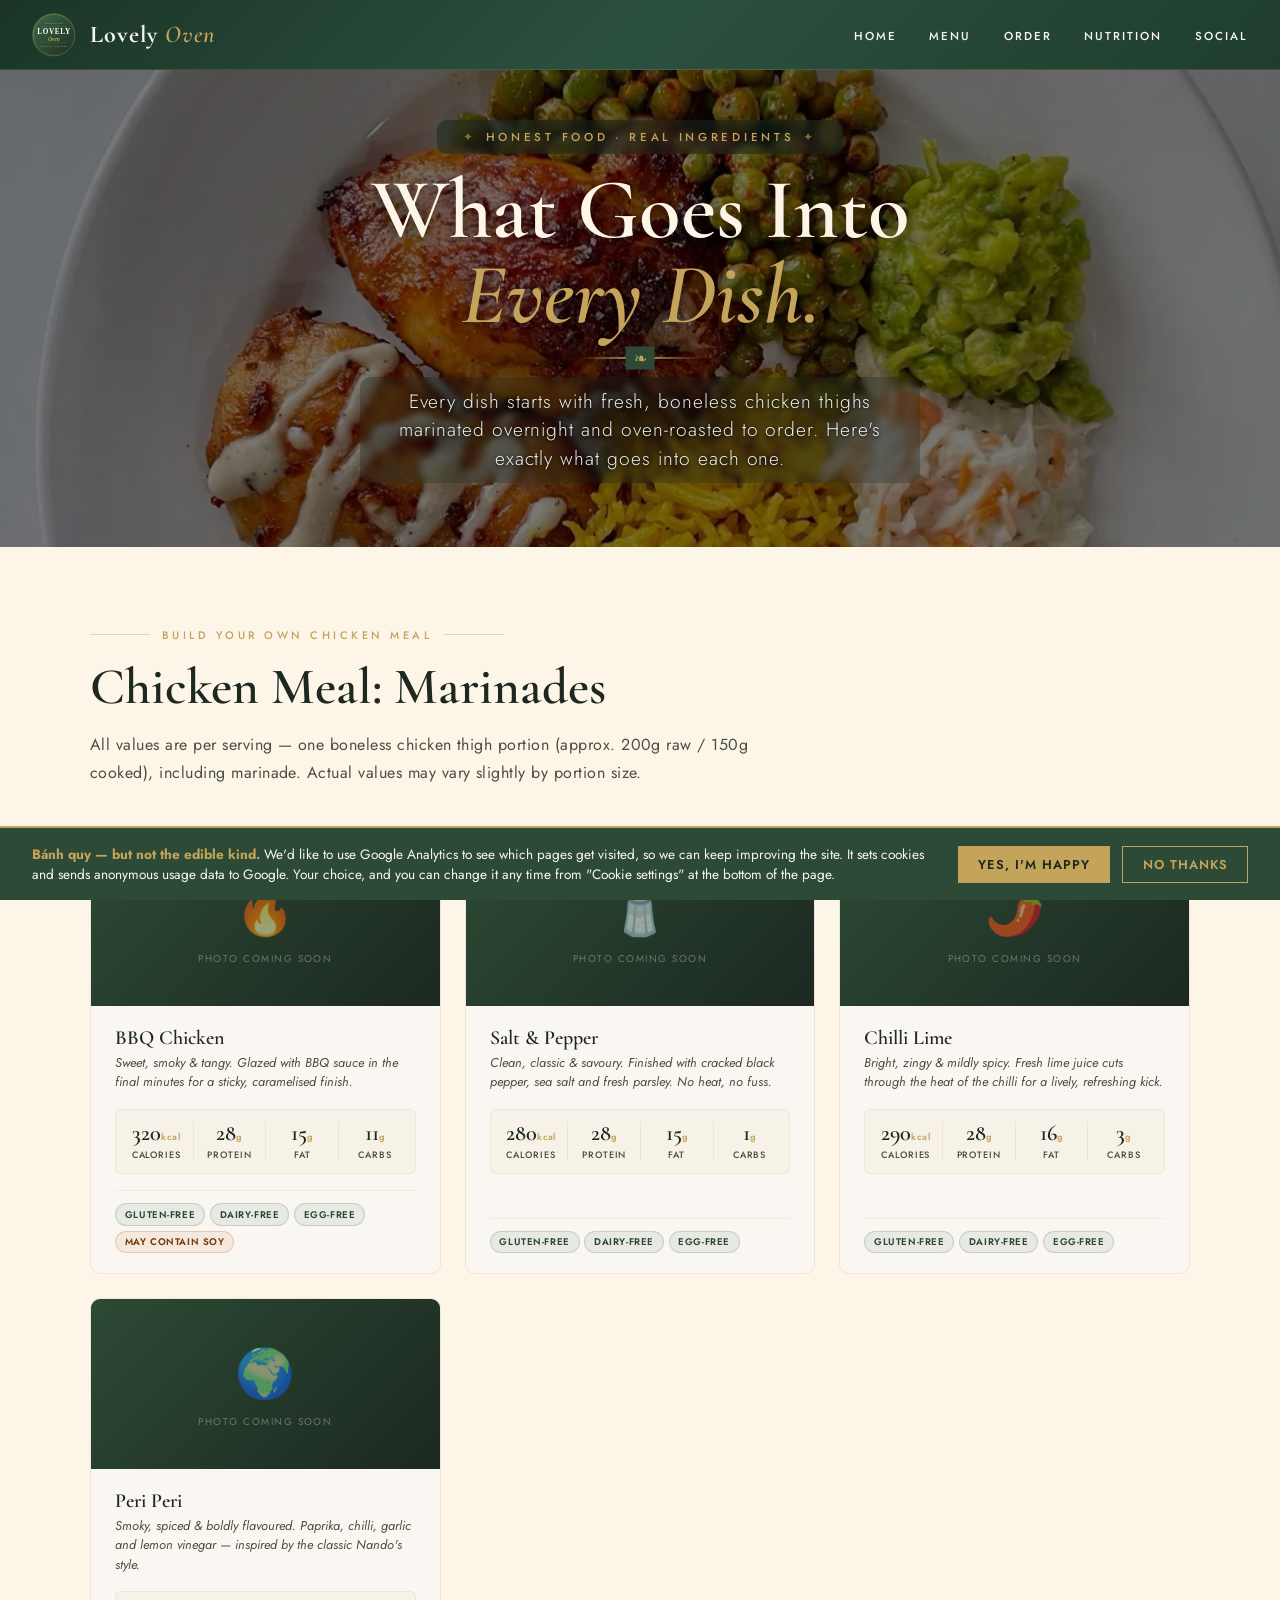
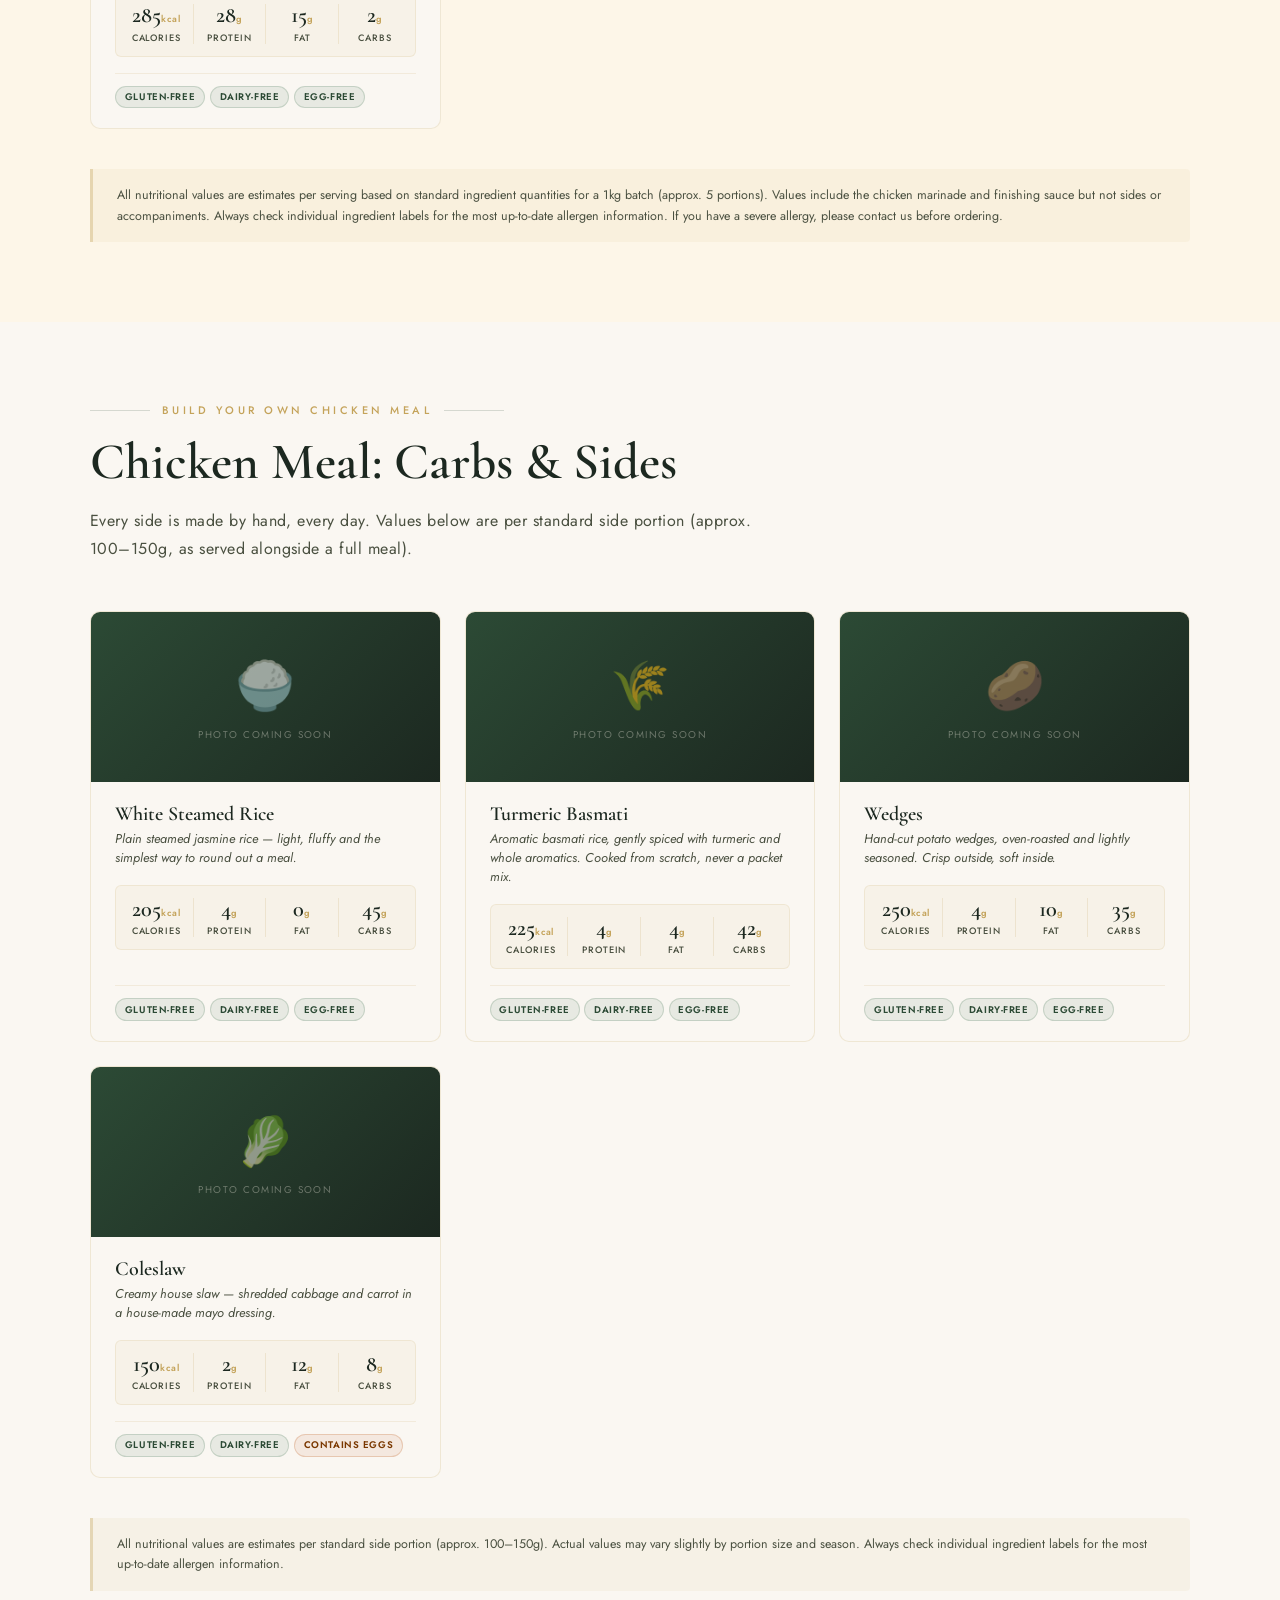
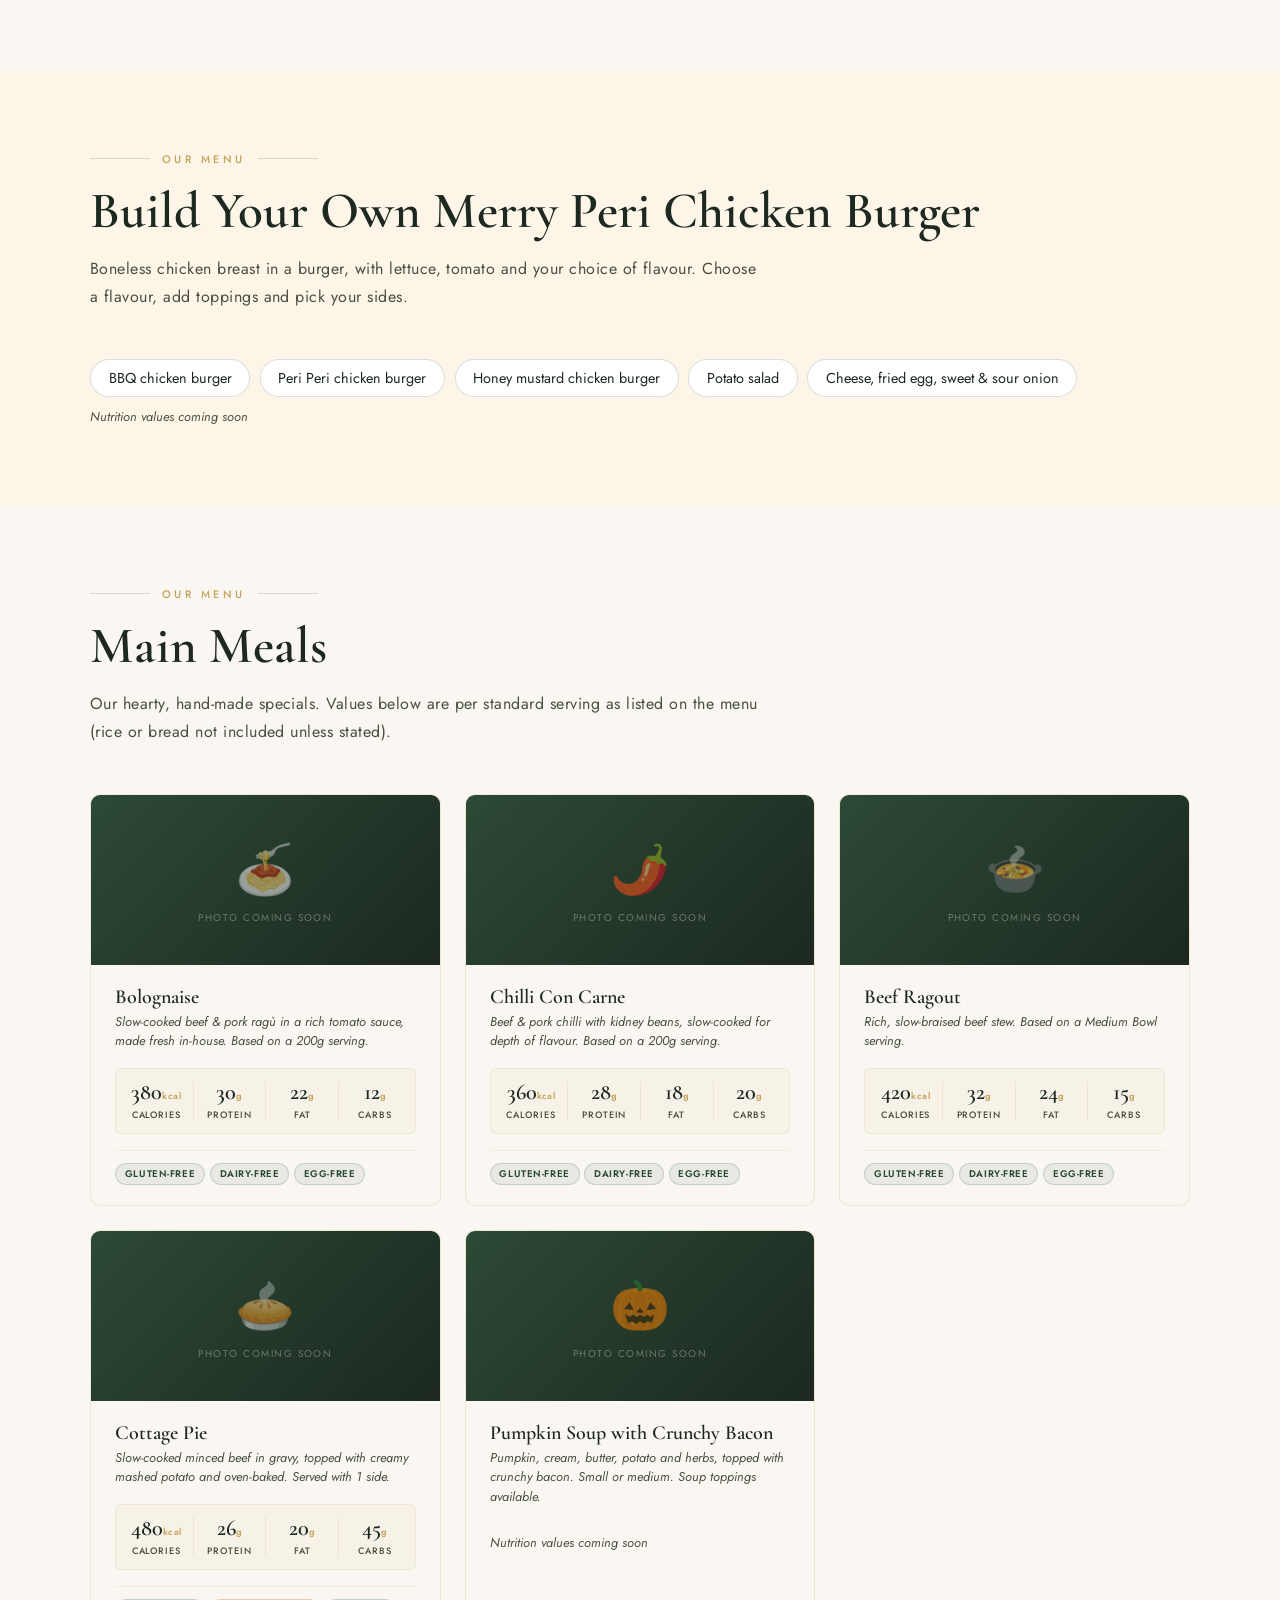
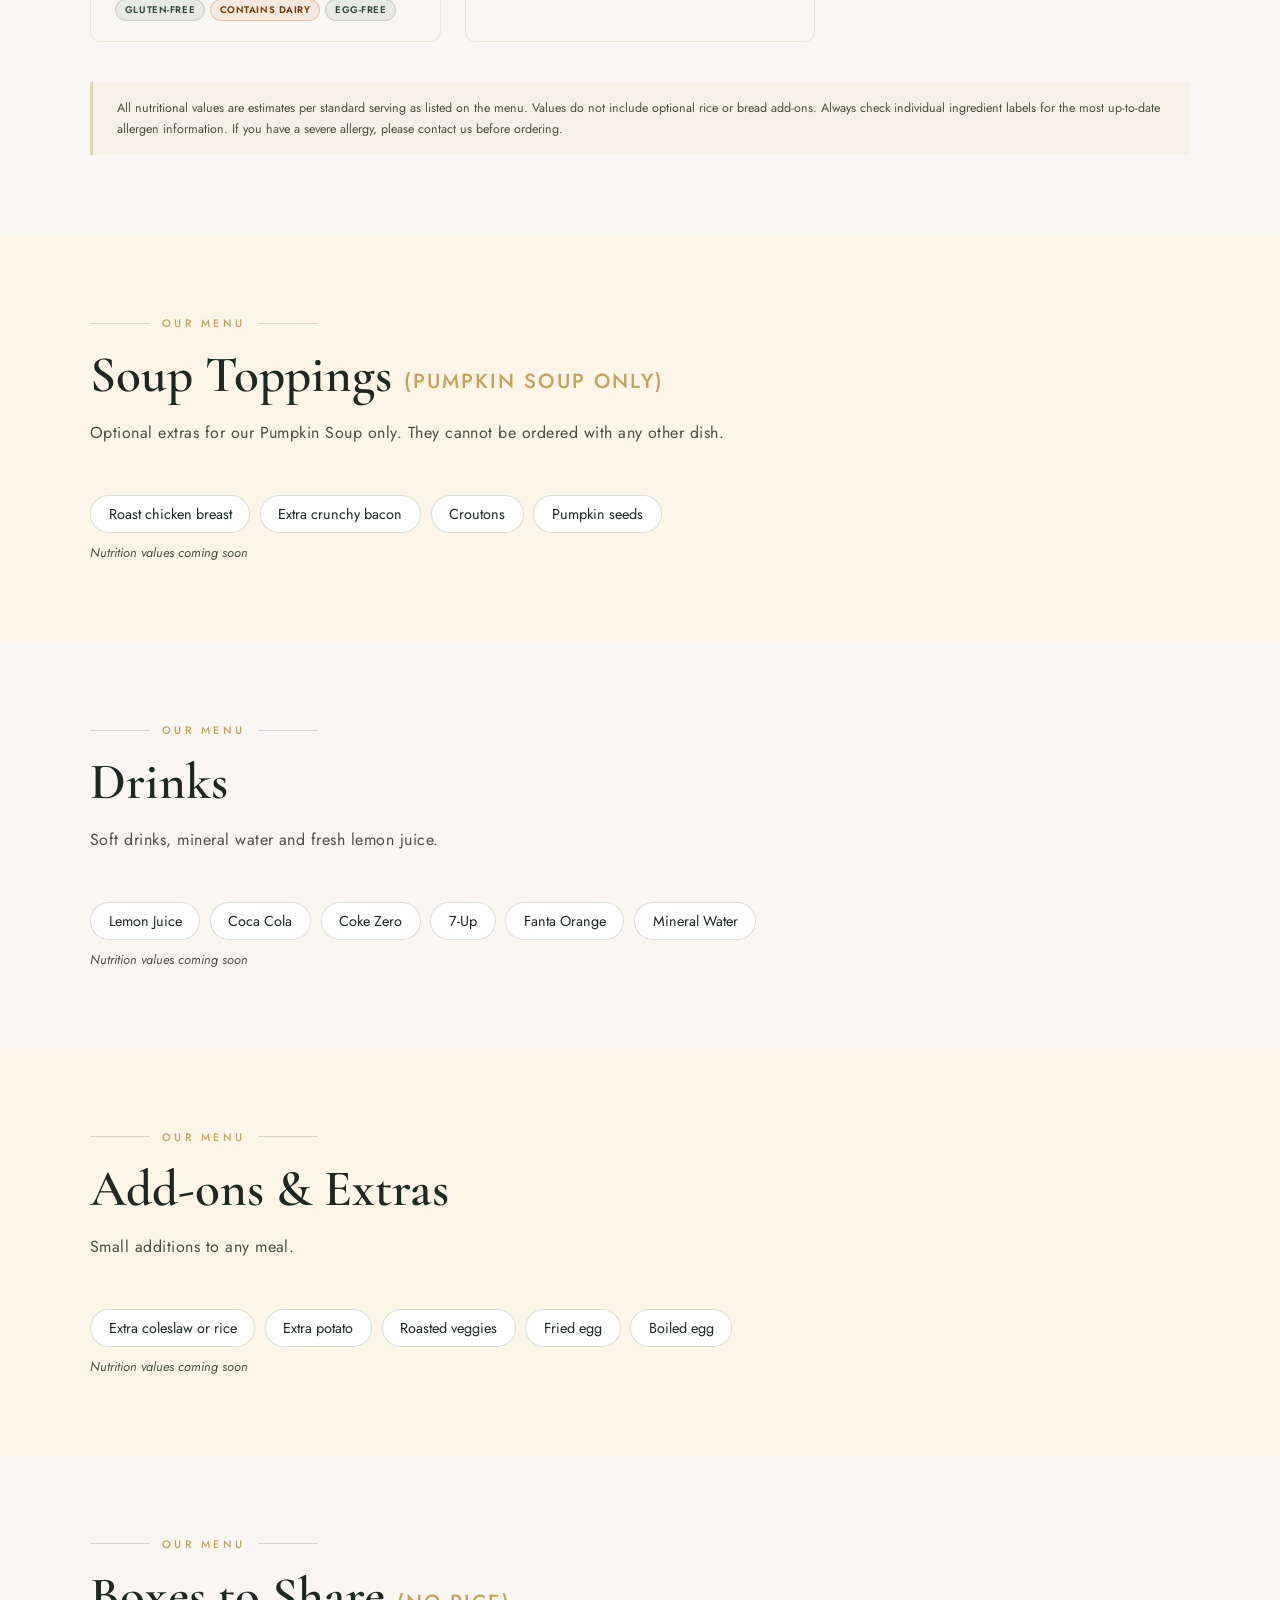
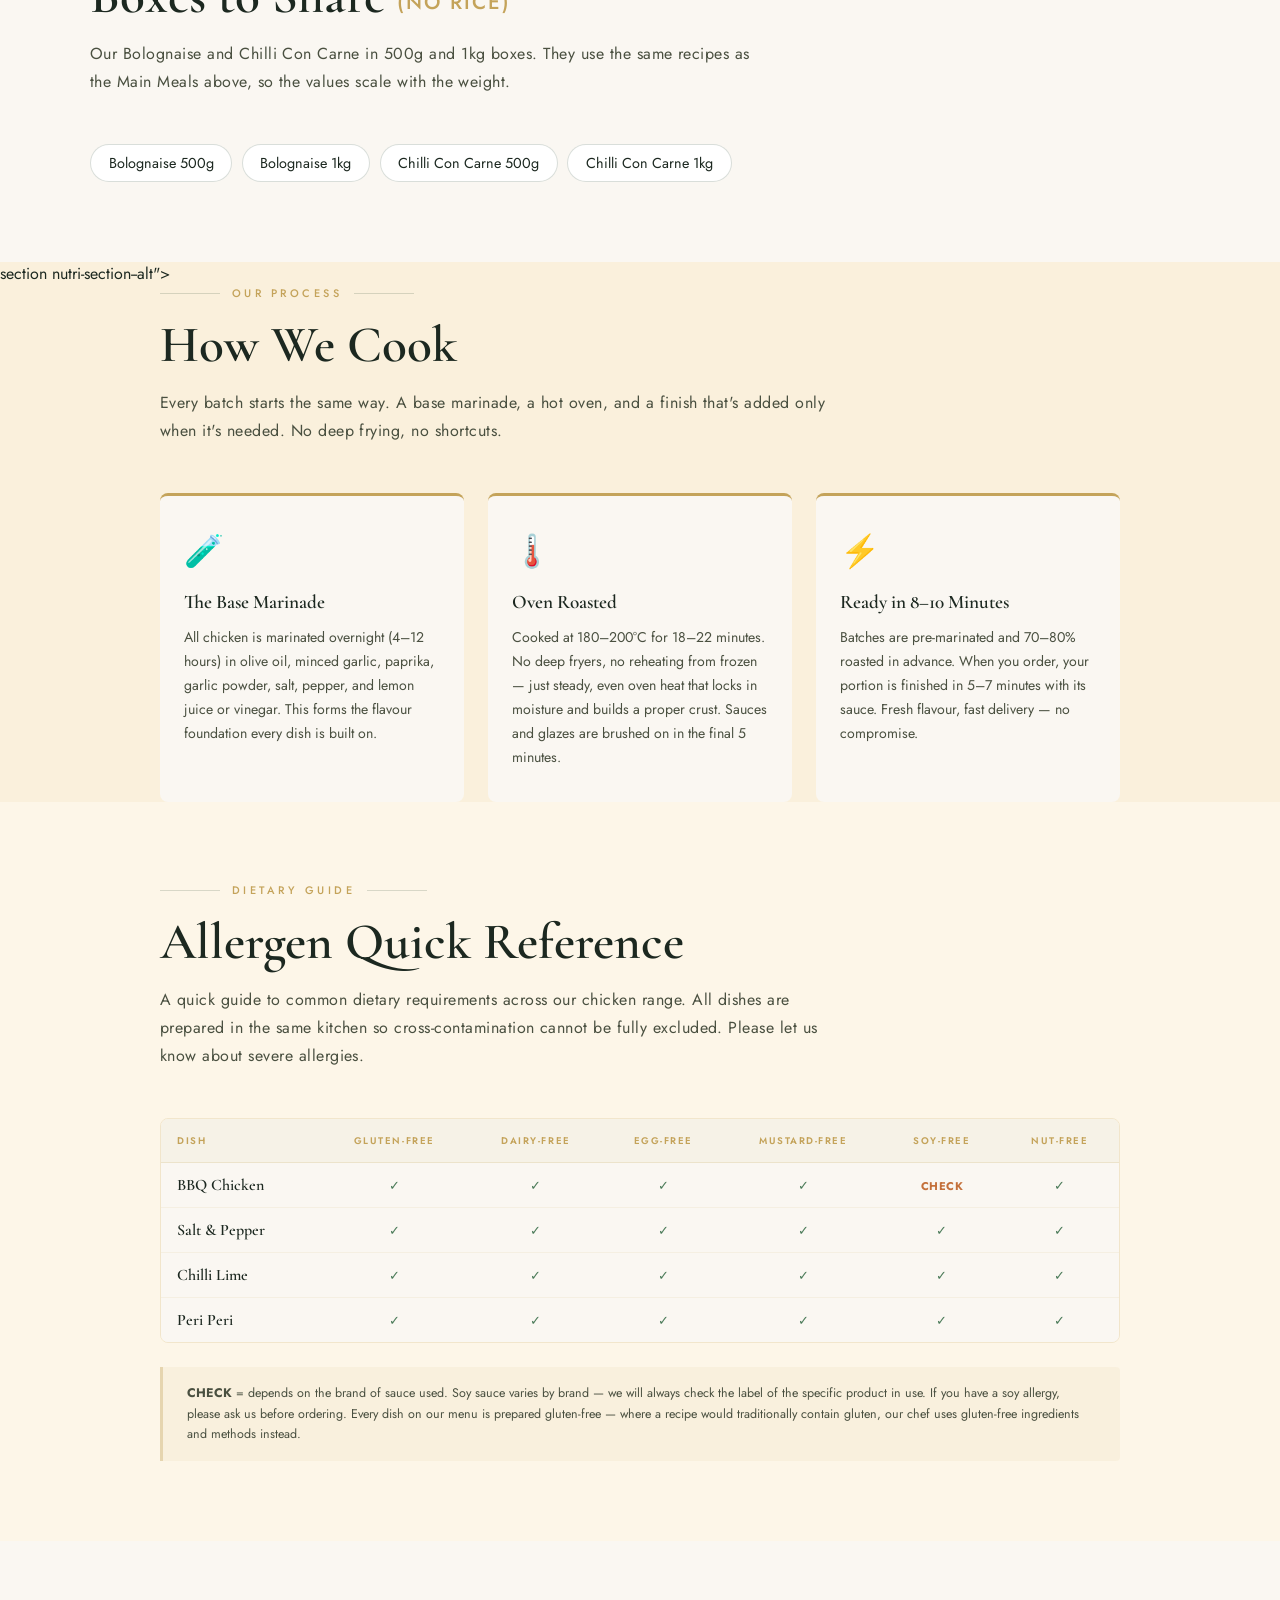
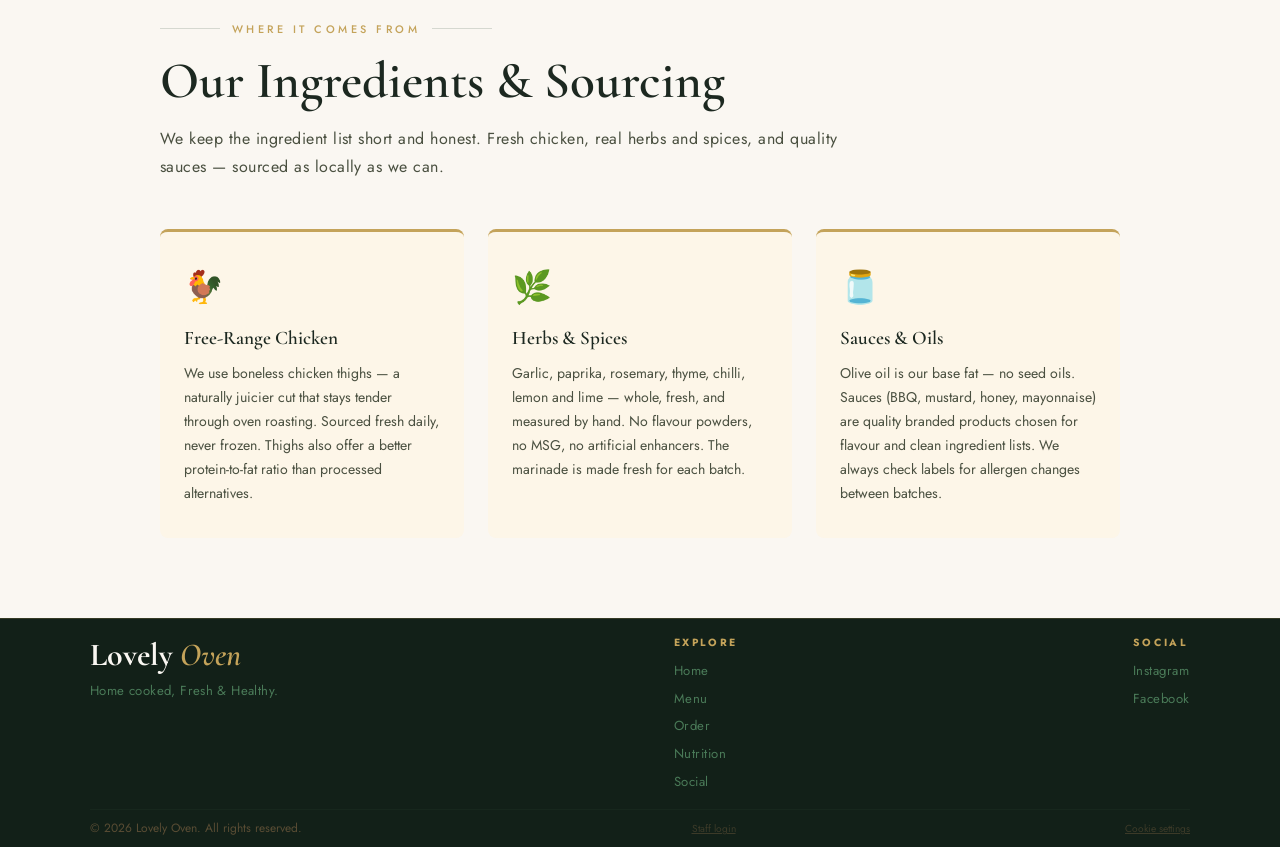
<file: nutrition.html>
<!DOCTYPE html>
<html lang="en">
<head>
  <meta charset="UTF-8">
  <meta name="viewport" content="width=device-width, initial-scale=1.0">
  <title>Nutrition — Lovely Oven</title>
  <meta name="description" content="Calories, macros and allergen information for Lovely Oven dishes, sides and main meals.">
  <link rel="canonical" href="https://www.lovelyoven.com/nutrition">
  <meta property="og:type" content="website">
  <meta property="og:site_name" content="Lovely Oven">
  <meta property="og:title" content="Nutrition — Lovely Oven">
  <meta property="og:description" content="Calories, macros and allergen information for Lovely Oven dishes, sides and main meals.">
  <meta property="og:url" content="https://www.lovelyoven.com/nutrition">
  <meta property="og:image" content="https://www.lovelyoven.com/img/social/og-share.jpg">
  <meta property="og:image:width" content="1200">
  <meta property="og:image:height" content="630">
  <meta property="og:image:alt" content="Lovely Oven: home cooked, fresh and healthy">
  <meta name="twitter:image" content="https://www.lovelyoven.com/img/social/og-share.jpg">
  <meta name="twitter:card" content="summary_large_image">
  <link rel="preconnect" href="https://fonts.googleapis.com">
  <link rel="preconnect" href="https://fonts.gstatic.com" crossorigin>
  <link href="https://fonts.googleapis.com/css2?family=Cormorant+Garamond:ital,wght@0,400;0,500;0,600;0,700;1,400;1,500;1,600&family=Jost:wght@300;400;500;600;700&display=swap" rel="stylesheet">
  <link rel="icon" type="image/svg+xml" href="favicon.svg">
  <link rel="stylesheet" href="css/styles.css?v=20261118e">
</head>
<body>

<!-- ── Navigation ── -->
<nav>
  <a href="/" class="nav-logo">
    <span class="logo-ring"><img src="img/logos/lovely-oven-logo.svg" alt="Lovely Oven Logo" class="logo-img"></span>
    <span class="logo-text"><span class="logo-lovely">Lovely</span><span class="logo-oven"> Oven</span></span>
  </a>
  <ul class="nav-links">
    <li><a href="/">Home</a></li>
    <li><a href="/menu">Menu</a></li>
    <li><a href="/order">Order</a></li>
    <li><a href="/nutrition">Nutrition</a></li>
    <li><a href="/social">Social</a></li>
  </ul>
  <button type="button" class="hamburger" onclick="toggleMobile()" id="hamburger" aria-label="Menu" aria-expanded="false" aria-controls="mobileMenu">
    <span></span><span></span><span></span>
  </button>
</nav>

<!-- ── Mobile Menu ── -->
<div class="mobile-menu" id="mobileMenu">
  <button class="close-btn" onclick="toggleMobile()" aria-label="Close menu">✕</button>
  <a href="/" onclick="toggleMobile()">Home</a>
  <a href="/menu" onclick="toggleMobile()">Menu</a>
  <a href="/order" onclick="toggleMobile()">Order</a>
  <a href="/nutrition" onclick="toggleMobile()">Nutrition</a>
  <a href="/social" onclick="toggleMobile()">Social</a>
</div>

<!-- ── Page Hero ── -->
<section class="nutrition-hero">
  <div class="nutrition-hero-overlay"></div>
  <div class="nutrition-hero-content">
    <p class="hero-eyebrow">Honest Food · Real Ingredients</p>
    <h1 class="hero-title"><span class="accent-line">What Goes Into</span><span class="highlight"> Every Dish.</span></h1>
    <div class="hero-divider"></div>
    <p class="hero-sub">Every dish starts with fresh, boneless chicken thighs marinated overnight and oven-roasted to order. Here's exactly what goes into each one.</p>
  </div>
</section>

<!-- ── Dish Nutrition Cards ── -->
<section class="nutri-section">
  <div class="nutri-inner" style="max-width:1100px;">
    <p class="section-label">Build Your Own Chicken Meal</p>
    <h2 class="section-title">Chicken Meal: <span>Marinades</span></h2>
    <p class="section-body">All values are per serving — one boneless chicken thigh portion (approx. 200g raw / 150g cooked), including marinade. Actual values may vary slightly by portion size.</p>

    <div class="dish-cards">

      <!-- ── BBQ Chicken ── -->
      <div class="dish-card">
        <div class="dish-photo">
          <!-- PHOTO: Close-up of a BBQ-glazed chicken thigh, deep caramel glaze with light char marks, served on a wooden board with a small ramekin of extra BBQ sauce and fresh herbs to the side. Warm, golden lighting. -->
          <div class="dish-photo-placeholder">
            <span>🔥</span>
            <p>Photo coming soon</p>
          </div>
        </div>
        <div class="dish-card-body">
          <p class="dish-name">BBQ Chicken</p>
          <p class="dish-flavour">Sweet, smoky &amp; tangy. Glazed with BBQ sauce in the final minutes for a sticky, caramelised finish.</p>
          <div class="macro-grid">
            <div class="macro-item">
              <span class="macro-num">320<span class="macro-unit">kcal</span></span>
              <span class="macro-label">Calories</span>
            </div>
            <div class="macro-item">
              <span class="macro-num">28<span class="macro-unit">g</span></span>
              <span class="macro-label">Protein</span>
            </div>
            <div class="macro-item">
              <span class="macro-num">15<span class="macro-unit">g</span></span>
              <span class="macro-label">Fat</span>
            </div>
            <div class="macro-item">
              <span class="macro-num">11<span class="macro-unit">g</span></span>
              <span class="macro-label">Carbs</span>
            </div>
          </div>
          <div class="dish-footer">
            <div class="allergen-row">
              <span class="allergen-badge">Gluten-Free</span>
              <span class="allergen-badge">Dairy-Free</span>
              <span class="allergen-badge">Egg-Free</span>
              <span class="allergen-badge--warn allergen-badge">May contain Soy</span>
            </div>
          </div>
        </div>
      </div>

      <!-- ── Salt &amp; Pepper ── -->
      <div class="dish-card">
        <div class="dish-photo">
          <!-- PHOTO: Salt & pepper chicken thigh with a crisp, peppered crust, resting on a slate board. Scattered cracked black pepper and sea salt flakes visible. Sprinkle of fresh flat-leaf parsley. Clean, minimal styling. -->
          <div class="dish-photo-placeholder">
            <span>🧂</span>
            <p>Photo coming soon</p>
          </div>
        </div>
        <div class="dish-card-body">
          <p class="dish-name">Salt &amp; Pepper</p>
          <p class="dish-flavour">Clean, classic &amp; savoury. Finished with cracked black pepper, sea salt and fresh parsley. No heat, no fuss.</p>
          <div class="macro-grid">
            <div class="macro-item">
              <span class="macro-num">280<span class="macro-unit">kcal</span></span>
              <span class="macro-label">Calories</span>
            </div>
            <div class="macro-item">
              <span class="macro-num">28<span class="macro-unit">g</span></span>
              <span class="macro-label">Protein</span>
            </div>
            <div class="macro-item">
              <span class="macro-num">15<span class="macro-unit">g</span></span>
              <span class="macro-label">Fat</span>
            </div>
            <div class="macro-item">
              <span class="macro-num">1<span class="macro-unit">g</span></span>
              <span class="macro-label">Carbs</span>
            </div>
          </div>
          <div class="dish-footer">
            <div class="allergen-row">
              <span class="allergen-badge">Gluten-Free</span>
              <span class="allergen-badge">Dairy-Free</span>
              <span class="allergen-badge">Egg-Free</span>
            </div>
          </div>
        </div>
      </div>

      <!-- ── Chilli Lime ── -->
      <div class="dish-card">
        <div class="dish-photo">
          <!-- PHOTO: Chilli lime chicken thigh with a vibrant reddish-orange glaze, lime wedge on the side and a scattering of dried chilli flakes and fresh coriander. Dark ceramic plate. Bold, colourful styling. -->
          <div class="dish-photo-placeholder">
            <span>🌶️</span>
            <p>Photo coming soon</p>
          </div>
        </div>
        <div class="dish-card-body">
          <p class="dish-name">Chilli Lime</p>
          <p class="dish-flavour">Bright, zingy &amp; mildly spicy. Fresh lime juice cuts through the heat of the chilli for a lively, refreshing kick.</p>
          <div class="macro-grid">
            <div class="macro-item">
              <span class="macro-num">290<span class="macro-unit">kcal</span></span>
              <span class="macro-label">Calories</span>
            </div>
            <div class="macro-item">
              <span class="macro-num">28<span class="macro-unit">g</span></span>
              <span class="macro-label">Protein</span>
            </div>
            <div class="macro-item">
              <span class="macro-num">16<span class="macro-unit">g</span></span>
              <span class="macro-label">Fat</span>
            </div>
            <div class="macro-item">
              <span class="macro-num">3<span class="macro-unit">g</span></span>
              <span class="macro-label">Carbs</span>
            </div>
          </div>
          <div class="dish-footer">
            <div class="allergen-row">
              <span class="allergen-badge">Gluten-Free</span>
              <span class="allergen-badge">Dairy-Free</span>
              <span class="allergen-badge">Egg-Free</span>
            </div>
          </div>
        </div>
      </div>

      <!-- ── Peri Peri ── -->
      <div class="dish-card">
        <div class="dish-photo">
          <!-- PHOTO: Peri peri chicken thigh with a deep red-orange spiced marinade, char-edged and juicy. Styled like a Nando's-inspired shot — on a rustic tray with a wedge of lemon and scattered dried chilli. Bold, punchy composition. -->
          <div class="dish-photo-placeholder">
            <span>🌍</span>
            <p>Photo coming soon</p>
          </div>
        </div>
        <div class="dish-card-body">
          <p class="dish-name">Peri Peri</p>
          <p class="dish-flavour">Smoky, spiced &amp; boldly flavoured. Paprika, chilli, garlic and lemon vinegar — inspired by the classic Nando's style.</p>
          <div class="macro-grid">
            <div class="macro-item">
              <span class="macro-num">285<span class="macro-unit">kcal</span></span>
              <span class="macro-label">Calories</span>
            </div>
            <div class="macro-item">
              <span class="macro-num">28<span class="macro-unit">g</span></span>
              <span class="macro-label">Protein</span>
            </div>
            <div class="macro-item">
              <span class="macro-num">15<span class="macro-unit">g</span></span>
              <span class="macro-label">Fat</span>
            </div>
            <div class="macro-item">
              <span class="macro-num">2<span class="macro-unit">g</span></span>
              <span class="macro-label">Carbs</span>
            </div>
          </div>
          <div class="dish-footer">
            <div class="allergen-row">
              <span class="allergen-badge">Gluten-Free</span>
              <span class="allergen-badge">Dairy-Free</span>
              <span class="allergen-badge">Egg-Free</span>
            </div>
          </div>
        </div>
      </div>

    </div><!-- end dish-cards -->

    <p class="nutri-disclaimer">All nutritional values are estimates per serving based on standard ingredient quantities for a 1kg batch (approx. 5 portions). Values include the chicken marinade and finishing sauce but not sides or accompaniments. Always check individual ingredient labels for the most up-to-date allergen information. If you have a severe allergy, please contact us before ordering.</p>
  </div>
</section>

<!-- ── Side Nutrition Cards ── -->
<section class="nutri-section nutri-section--alt">
  <div class="nutri-inner" style="max-width:1100px;">
    <p class="section-label">Build Your Own Chicken Meal</p>
    <h2 class="section-title">Chicken Meal: <span>Carbs &amp; Sides</span></h2>
    <p class="section-body">Every side is made by hand, every day. Values below are per standard side portion (approx. 100–150g, as served alongside a full meal).</p>

    <div class="dish-cards">

      <!-- ── White Steamed Rice ── -->
      <div class="dish-card">
        <div class="dish-photo">
          <div class="dish-photo-placeholder">
            <span>🍚</span>
            <p>Photo coming soon</p>
          </div>
        </div>
        <div class="dish-card-body">
          <p class="dish-name">White Steamed Rice</p>
          <p class="dish-flavour">Plain steamed jasmine rice — light, fluffy and the simplest way to round out a meal.</p>
          <div class="macro-grid">
            <div class="macro-item"><span class="macro-num">205<span class="macro-unit">kcal</span></span><span class="macro-label">Calories</span></div>
            <div class="macro-item"><span class="macro-num">4<span class="macro-unit">g</span></span><span class="macro-label">Protein</span></div>
            <div class="macro-item"><span class="macro-num">0<span class="macro-unit">g</span></span><span class="macro-label">Fat</span></div>
            <div class="macro-item"><span class="macro-num">45<span class="macro-unit">g</span></span><span class="macro-label">Carbs</span></div>
          </div>
          <div class="dish-footer">
            <div class="allergen-row">
              <span class="allergen-badge">Gluten-Free</span>
              <span class="allergen-badge">Dairy-Free</span>
              <span class="allergen-badge">Egg-Free</span>
            </div>
          </div>
        </div>
      </div>

      <!-- ── Turmeric Basmati ── -->
      <div class="dish-card">
        <div class="dish-photo">
          <div class="dish-photo-placeholder">
            <span>🌾</span>
            <p>Photo coming soon</p>
          </div>
        </div>
        <div class="dish-card-body">
          <p class="dish-name">Turmeric Basmati</p>
          <p class="dish-flavour">Aromatic basmati rice, gently spiced with turmeric and whole aromatics. Cooked from scratch, never a packet mix.</p>
          <div class="macro-grid">
            <div class="macro-item"><span class="macro-num">225<span class="macro-unit">kcal</span></span><span class="macro-label">Calories</span></div>
            <div class="macro-item"><span class="macro-num">4<span class="macro-unit">g</span></span><span class="macro-label">Protein</span></div>
            <div class="macro-item"><span class="macro-num">4<span class="macro-unit">g</span></span><span class="macro-label">Fat</span></div>
            <div class="macro-item"><span class="macro-num">42<span class="macro-unit">g</span></span><span class="macro-label">Carbs</span></div>
          </div>
          <div class="dish-footer">
            <div class="allergen-row">
              <span class="allergen-badge">Gluten-Free</span>
              <span class="allergen-badge">Dairy-Free</span>
              <span class="allergen-badge">Egg-Free</span>
            </div>
          </div>
        </div>
      </div>

      <!-- ── Wedges ── -->
      <div class="dish-card">
        <div class="dish-photo">
          <div class="dish-photo-placeholder">
            <span>🥔</span>
            <p>Photo coming soon</p>
          </div>
        </div>
        <div class="dish-card-body">
          <p class="dish-name">Wedges</p>
          <p class="dish-flavour">Hand-cut potato wedges, oven-roasted and lightly seasoned. Crisp outside, soft inside.</p>
          <div class="macro-grid">
            <div class="macro-item"><span class="macro-num">250<span class="macro-unit">kcal</span></span><span class="macro-label">Calories</span></div>
            <div class="macro-item"><span class="macro-num">4<span class="macro-unit">g</span></span><span class="macro-label">Protein</span></div>
            <div class="macro-item"><span class="macro-num">10<span class="macro-unit">g</span></span><span class="macro-label">Fat</span></div>
            <div class="macro-item"><span class="macro-num">35<span class="macro-unit">g</span></span><span class="macro-label">Carbs</span></div>
          </div>
          <div class="dish-footer">
            <div class="allergen-row">
              <span class="allergen-badge">Gluten-Free</span>
              <span class="allergen-badge">Dairy-Free</span>
              <span class="allergen-badge">Egg-Free</span>
            </div>
          </div>
        </div>
      </div>

      <!-- ── Coleslaw ── -->
      <div class="dish-card">
        <div class="dish-photo">
          <div class="dish-photo-placeholder">
            <span>🥬</span>
            <p>Photo coming soon</p>
          </div>
        </div>
        <div class="dish-card-body">
          <p class="dish-name">Coleslaw</p>
          <p class="dish-flavour">Creamy house slaw — shredded cabbage and carrot in a house-made mayo dressing.</p>
          <div class="macro-grid">
            <div class="macro-item"><span class="macro-num">150<span class="macro-unit">kcal</span></span><span class="macro-label">Calories</span></div>
            <div class="macro-item"><span class="macro-num">2<span class="macro-unit">g</span></span><span class="macro-label">Protein</span></div>
            <div class="macro-item"><span class="macro-num">12<span class="macro-unit">g</span></span><span class="macro-label">Fat</span></div>
            <div class="macro-item"><span class="macro-num">8<span class="macro-unit">g</span></span><span class="macro-label">Carbs</span></div>
          </div>
          <div class="dish-footer">
            <div class="allergen-row">
              <span class="allergen-badge">Gluten-Free</span>
              <span class="allergen-badge">Dairy-Free</span>
              <span class="allergen-badge--warn allergen-badge">Contains Eggs</span>
            </div>
          </div>
        </div>
      </div>




    </div><!-- end dish-cards -->

    <p class="nutri-disclaimer">All nutritional values are estimates per standard side portion (approx. 100–150g). Actual values may vary slightly by portion size and season. Always check individual ingredient labels for the most up-to-date allergen information.</p>
  </div>
</section>

<!-- ── Chicken Burger ── -->
<section class="nutri-section" id="burger">
  <div class="nutri-inner" style="max-width:1100px;">
    <p class="section-label">Our Menu</p>
    <h2 class="section-title">Build Your Own <span>Merry Peri Chicken Burger</span></h2>
    <p class="section-body">Boneless chicken breast in a burger, with lettuce, tomato and your choice of flavour. Choose a flavour, add toppings and pick your sides.</p>
    <ul class="nutri-pending-list"><li>BBQ chicken burger</li><li>Peri Peri chicken burger</li><li>Honey mustard chicken burger</li><li>Potato salad</li><li>Cheese, fried egg, sweet &amp; sour onion</li></ul>
    <p class="nutri-pending-note">Nutrition values coming soon</p>
  </div>
</section>

<!-- ── Main Meals ── -->
<section class="nutri-section nutri-section--alt">
  <div class="nutri-inner" style="max-width:1100px;">
    <p class="section-label">Our Menu</p>
    <h2 class="section-title">Main Meals</h2>
    <p class="section-body">Our hearty, hand-made specials. Values below are per standard serving as listed on the menu (rice or bread not included unless stated).</p>

    <div class="dish-cards">

      <!-- ── Bolognaise ── -->
      <div class="dish-card">
        <div class="dish-photo">
          <div class="dish-photo-placeholder">
            <span>🍝</span>
            <p>Photo coming soon</p>
          </div>
        </div>
        <div class="dish-card-body">
          <p class="dish-name">Bolognaise</p>
          <p class="dish-flavour">Slow-cooked beef &amp; pork ragù in a rich tomato sauce, made fresh in-house. Based on a 200g serving.</p>
          <div class="macro-grid">
            <div class="macro-item"><span class="macro-num">380<span class="macro-unit">kcal</span></span><span class="macro-label">Calories</span></div>
            <div class="macro-item"><span class="macro-num">30<span class="macro-unit">g</span></span><span class="macro-label">Protein</span></div>
            <div class="macro-item"><span class="macro-num">22<span class="macro-unit">g</span></span><span class="macro-label">Fat</span></div>
            <div class="macro-item"><span class="macro-num">12<span class="macro-unit">g</span></span><span class="macro-label">Carbs</span></div>
          </div>
          <div class="dish-footer">
            <div class="allergen-row">
              <span class="allergen-badge">Gluten-Free</span>
              <span class="allergen-badge">Dairy-Free</span>
              <span class="allergen-badge">Egg-Free</span>
            </div>
          </div>
        </div>
      </div>

      <!-- ── Chilli Con Carne ── -->
      <div class="dish-card">
        <div class="dish-photo">
          <div class="dish-photo-placeholder">
            <span>🌶️</span>
            <p>Photo coming soon</p>
          </div>
        </div>
        <div class="dish-card-body">
          <p class="dish-name">Chilli Con Carne</p>
          <p class="dish-flavour">Beef &amp; pork chilli with kidney beans, slow-cooked for depth of flavour. Based on a 200g serving.</p>
          <div class="macro-grid">
            <div class="macro-item"><span class="macro-num">360<span class="macro-unit">kcal</span></span><span class="macro-label">Calories</span></div>
            <div class="macro-item"><span class="macro-num">28<span class="macro-unit">g</span></span><span class="macro-label">Protein</span></div>
            <div class="macro-item"><span class="macro-num">18<span class="macro-unit">g</span></span><span class="macro-label">Fat</span></div>
            <div class="macro-item"><span class="macro-num">20<span class="macro-unit">g</span></span><span class="macro-label">Carbs</span></div>
          </div>
          <div class="dish-footer">
            <div class="allergen-row">
              <span class="allergen-badge">Gluten-Free</span>
              <span class="allergen-badge">Dairy-Free</span>
              <span class="allergen-badge">Egg-Free</span>
            </div>
          </div>
        </div>
      </div>

      <!-- ── Beef Ragout ── -->
      <div class="dish-card">
        <div class="dish-photo">
          <div class="dish-photo-placeholder">
            <span>🍲</span>
            <p>Photo coming soon</p>
          </div>
        </div>
        <div class="dish-card-body">
          <p class="dish-name">Beef Ragout</p>
          <p class="dish-flavour">Rich, slow-braised beef stew. Based on a Medium Bowl serving.</p>
          <div class="macro-grid">
            <div class="macro-item"><span class="macro-num">420<span class="macro-unit">kcal</span></span><span class="macro-label">Calories</span></div>
            <div class="macro-item"><span class="macro-num">32<span class="macro-unit">g</span></span><span class="macro-label">Protein</span></div>
            <div class="macro-item"><span class="macro-num">24<span class="macro-unit">g</span></span><span class="macro-label">Fat</span></div>
            <div class="macro-item"><span class="macro-num">15<span class="macro-unit">g</span></span><span class="macro-label">Carbs</span></div>
          </div>
          <div class="dish-footer">
            <div class="allergen-row">
              <span class="allergen-badge">Gluten-Free</span>
              <span class="allergen-badge">Dairy-Free</span>
              <span class="allergen-badge">Egg-Free</span>
            </div>
          </div>
        </div>
      </div>

      <!-- ── Cottage Pie ── -->
      <div class="dish-card">
        <div class="dish-photo">
          <div class="dish-photo-placeholder">
            <span>🥧</span>
            <p>Photo coming soon</p>
          </div>
        </div>
        <div class="dish-card-body">
          <p class="dish-name">Cottage Pie</p>
          <p class="dish-flavour">Slow-cooked minced beef in gravy, topped with creamy mashed potato and oven-baked. Served with 1 side.</p>
          <div class="macro-grid">
            <div class="macro-item"><span class="macro-num">480<span class="macro-unit">kcal</span></span><span class="macro-label">Calories</span></div>
            <div class="macro-item"><span class="macro-num">26<span class="macro-unit">g</span></span><span class="macro-label">Protein</span></div>
            <div class="macro-item"><span class="macro-num">20<span class="macro-unit">g</span></span><span class="macro-label">Fat</span></div>
            <div class="macro-item"><span class="macro-num">45<span class="macro-unit">g</span></span><span class="macro-label">Carbs</span></div>
          </div>
          <div class="dish-footer">
            <div class="allergen-row">
              <span class="allergen-badge">Gluten-Free</span>
              <span class="allergen-badge--warn allergen-badge">Contains Dairy</span>
              <span class="allergen-badge">Egg-Free</span>
            </div>
          </div>
        </div>
      </div>

      <div class="dish-card dish-card--pending">
        <div class="dish-photo">
          <div class="dish-photo-placeholder">
            <span>🎃</span>
            <p>Photo coming soon</p>
          </div>
        </div>
        <div class="dish-card-body">
          <p class="dish-name">Pumpkin Soup with Crunchy Bacon</p>
          <p class="dish-flavour">Pumpkin, cream, butter, potato and herbs, topped with crunchy bacon. Small or medium. Soup toppings available.</p>
          <p class="nutri-pending-note">Nutrition values coming soon</p>
        </div>
      </div>

    </div><!-- end dish-cards -->

    <p class="nutri-disclaimer">All nutritional values are estimates per standard serving as listed on the menu. Values do not include optional rice or bread add-ons. Always check individual ingredient labels for the most up-to-date allergen information. If you have a severe allergy, please contact us before ordering.</p>
  </div>
</section>

<section class="nutri-section" id="toppings">
  <div class="nutri-inner" style="max-width:1100px;">
    <p class="section-label">Our Menu</p>
    <h2 class="section-title">Soup <span>Toppings</span> <small>(pumpkin soup only)</small></h2>
    <p class="section-body">Optional extras for our Pumpkin Soup only. They cannot be ordered with any other dish.</p>
    <ul class="nutri-pending-list"><li>Roast chicken breast</li><li>Extra crunchy bacon</li><li>Croutons</li><li>Pumpkin seeds</li></ul>
    <p class="nutri-pending-note">Nutrition values coming soon</p>
  </div>
</section>

<section class="nutri-section nutri-section--alt" id="drinks">
  <div class="nutri-inner" style="max-width:1100px;">
    <p class="section-label">Our Menu</p>
    <h2 class="section-title">Drinks</h2>
    <p class="section-body">Soft drinks, mineral water and fresh lemon juice.</p>
    <ul class="nutri-pending-list"><li>Lemon Juice</li><li>Coca Cola</li><li>Coke Zero</li><li>7-Up</li><li>Fanta Orange</li><li>Mineral Water</li></ul>
    <p class="nutri-pending-note">Nutrition values coming soon</p>
  </div>
</section>

<section class="nutri-section" id="addons">
  <div class="nutri-inner" style="max-width:1100px;">
    <p class="section-label">Our Menu</p>
    <h2 class="section-title">Add-ons <span>&amp; Extras</span></h2>
    <p class="section-body">Small additions to any meal.</p>
    <ul class="nutri-pending-list"><li>Extra coleslaw or rice</li><li>Extra potato</li><li>Roasted veggies</li><li>Fried egg</li><li>Boiled egg</li></ul>
    <p class="nutri-pending-note">Nutrition values coming soon</p>
  </div>
</section>

<section class="nutri-section nutri-section--alt" id="boxes">
  <div class="nutri-inner" style="max-width:1100px;">
    <p class="section-label">Our Menu</p>
    <h2 class="section-title">Boxes <span>to Share</span> <small>(no rice)</small></h2>
    <p class="section-body">Our Bolognaise and Chilli Con Carne in 500g and 1kg boxes. They use the same recipes as the Main Meals above, so the values scale with the weight.</p>
    <ul class="nutri-pending-list"><li>Bolognaise 500g</li><li>Bolognaise 1kg</li><li>Chilli Con Carne 500g</li><li>Chilli Con Carne 1kg</li></ul>
  </div>
</section>

section nutri-section--alt">
  <div class="nutri-inner">
    <p class="section-label">Our Process</p>
    <h2 class="section-title">How We <span>Cook</span></h2>
    <p class="section-body">Every batch starts the same way. A base marinade, a hot oven, and a finish that's added only when it's needed. No deep frying, no shortcuts.</p>

    <div class="nutri-cards">
      <div class="nutri-card">
        <!-- PHOTO: Overhead flat-lay of a large bowl of marinating chicken surrounded by the base marinade ingredients — garlic cloves, a halved lemon, small bowls of paprika and olive oil, black pepper. Dark background, natural light. -->
        <div class="nutri-card-icon">🧪</div>
        <h3>The Base Marinade</h3>
        <p>All chicken is marinated overnight (4–12 hours) in olive oil, minced garlic, paprika, garlic powder, salt, pepper, and lemon juice or vinegar. This forms the flavour foundation every dish is built on.</p>
      </div>
      <div class="nutri-card">
        <!-- PHOTO: Chicken thighs on a roasting tray inside an oven, golden and just starting to char at the edges. Oven rack visible. Warm amber tones from the oven heat. Shot through the oven door or at tray level. -->
        <div class="nutri-card-icon">🌡️</div>
        <h3>Oven Roasted</h3>
        <p>Cooked at 180–200°C for 18–22 minutes. No deep fryers, no reheating from frozen — just steady, even oven heat that locks in moisture and builds a proper crust. Sauces and glazes are brushed on in the final 5 minutes.</p>
      </div>
      <div class="nutri-card">
        <!-- PHOTO: Action shot of someone brushing BBQ sauce or a glaze onto golden chicken thighs in the last minutes of cooking. Brush mid-stroke. Slightly blurred motion, warm kitchen lighting. Focus on the glaze glistening. -->
        <div class="nutri-card-icon">⚡</div>
        <h3>Ready in 8–10 Minutes</h3>
        <p>Batches are pre-marinated and 70–80% roasted in advance. When you order, your portion is finished in 5–7 minutes with its sauce. Fresh flavour, fast delivery — no compromise.</p>
      </div>
    </div>
  </div>
</section>

<!-- ── Allergen Quick Reference ── -->
<section class="nutri-section">
  <div class="nutri-inner" style="max-width:960px;">
    <p class="section-label">Dietary Guide</p>
    <h2 class="section-title">Allergen <span>Quick Reference</span></h2>
    <p class="section-body">A quick guide to common dietary requirements across our chicken range. All dishes are prepared in the same kitchen so cross-contamination cannot be fully excluded. Please let us know about severe allergies.</p>

    <div class="allergen-table-wrap">
      <table class="allergen-table">
        <thead>
          <tr>
            <th>Dish</th>
            <th>Gluten-Free</th>
            <th>Dairy-Free</th>
            <th>Egg-Free</th>
            <th>Mustard-Free</th>
            <th>Soy-Free</th>
            <th>Nut-Free</th>
          </tr>
        </thead>
        <tbody>
          <tr>
            <td>BBQ Chicken</td>
            <td><span class="at-tick">✓</span></td>
            <td><span class="at-tick">✓</span></td>
            <td><span class="at-tick">✓</span></td>
            <td><span class="at-tick">✓</span></td>
            <td><span class="at-warn">CHECK</span></td>
            <td><span class="at-tick">✓</span></td>
          </tr>
          <tr>
            <td>Salt &amp; Pepper</td>
            <td><span class="at-tick">✓</span></td>
            <td><span class="at-tick">✓</span></td>
            <td><span class="at-tick">✓</span></td>
            <td><span class="at-tick">✓</span></td>
            <td><span class="at-tick">✓</span></td>
            <td><span class="at-tick">✓</span></td>
          </tr>
          <tr>
            <td>Chilli Lime</td>
            <td><span class="at-tick">✓</span></td>
            <td><span class="at-tick">✓</span></td>
            <td><span class="at-tick">✓</span></td>
            <td><span class="at-tick">✓</span></td>
            <td><span class="at-tick">✓</span></td>
            <td><span class="at-tick">✓</span></td>
          </tr>
          <tr>
            <td>Peri Peri</td>
            <td><span class="at-tick">✓</span></td>
            <td><span class="at-tick">✓</span></td>
            <td><span class="at-tick">✓</span></td>
            <td><span class="at-tick">✓</span></td>
            <td><span class="at-tick">✓</span></td>
            <td><span class="at-tick">✓</span></td>
          </tr>
        </tbody>
      </table>
    </div>

    <p class="nutri-disclaimer" style="margin-top:1.5rem;"><strong>CHECK</strong> = depends on the brand of sauce used. Soy sauce varies by brand — we will always check the label of the specific product in use. If you have a soy allergy, please ask us before ordering. Every dish on our menu is prepared gluten-free — where a recipe would traditionally contain gluten, our chef uses gluten-free ingredients and methods instead.</p>
  </div>
</section>

<!-- ── Where It Comes From ── -->
<section class="nutri-section nutri-section--alt">
  <div class="nutri-inner">
    <p class="section-label">Where It Comes From</p>
    <h2 class="section-title">Our Ingredients <span>&amp; Sourcing</span></h2>
    <p class="section-body">We keep the ingredient list short and honest. Fresh chicken, real herbs and spices, and quality sauces — sourced as locally as we can.</p>

    <div class="nutri-cards">
      <div class="nutri-card">
        <!-- PHOTO: Fresh raw boneless chicken thighs arranged neatly on a clean white surface or butcher paper. Look for a premium, clinical-fresh aesthetic — clean, well-lit, no clutter. -->
        <div class="nutri-card-icon">🐓</div>
        <h3>Free-Range Chicken</h3>
        <p>We use boneless chicken thighs — a naturally juicier cut that stays tender through oven roasting. Sourced fresh daily, never frozen. Thighs also offer a better protein-to-fat ratio than processed alternatives.</p>
      </div>
      <div class="nutri-card">
        <!-- PHOTO: A beautiful flat-lay arrangement of the herbs and spices used — whole garlic cloves, paprika in a small bowl, fresh rosemary and thyme sprigs, sliced lemon and lime, dried chilli flakes, black peppercorns. Warm, earthy tones on a dark wooden surface. -->
        <div class="nutri-card-icon">🌿</div>
        <h3>Herbs &amp; Spices</h3>
        <p>Garlic, paprika, rosemary, thyme, chilli, lemon and lime — whole, fresh, and measured by hand. No flavour powders, no MSG, no artificial enhancers. The marinade is made fresh for each batch.</p>
      </div>
      <div class="nutri-card">
        <!-- PHOTO: A styled arrangement of the quality sauces and condiments used — a jar of honey, a squeeze bottle of mustard, a bottle of olive oil, a small jar of BBQ sauce and a bowl of mayonnaise. Clean, label-forward styling on a white or marble surface. -->
        <div class="nutri-card-icon">🫙</div>
        <h3>Sauces &amp; Oils</h3>
        <p>Olive oil is our base fat — no seed oils. Sauces (BBQ, mustard, honey, mayonnaise) are quality branded products chosen for flavour and clean ingredient lists. We always check labels for allergen changes between batches.</p>
      </div>
    </div>
  </div>
</section>

<!-- ── Footer ── -->
<footer>
  <div class="footer-inner">
    <div class="footer-top">
      <div class="footer-brand">
        <div class="brand-name"><span class="logo-lovely">Lovely</span><span class="logo-oven"> Oven</span></div>
        <p>Home cooked, Fresh &amp; Healthy.</p>
      </div>
      <div class="footer-links">
        <h4>Explore</h4>
        <ul>
          <li><a href="/">Home</a></li>
    <li><a href="/menu">Menu</a></li>
    <li><a href="/order">Order</a></li>
          <li><a href="/nutrition">Nutrition</a></li>
          <li><a href="/social">Social</a></li>
        </ul>
      </div>
      <div class="footer-links">
        <h4>Social</h4>
        <ul>
          <li><a href="https://www.instagram.com/lovelyoven/" target="_blank" rel="noopener">Instagram</a></li>
          <li><a href="https://www.facebook.com/Lovelyovendanang" target="_blank" rel="noopener">Facebook</a></li>
        </ul>
      </div>
    </div>
    <div class="footer-bottom">
      <p>© 2026 Lovely Oven. All rights reserved.</p>
      <p><a href="/orders#login" style="color:inherit;opacity:.6;font-size:.85em">Staff login</a></p>
    </div>
  </div>
</footer>

<button class="scroll-top" id="scrollTop" onclick="window.scrollTo({top:0,behavior:'smooth'})">↑</button>

<div class="cookie-banner" id="cookieBanner" role="region" aria-label="Cookie choice" hidden>
  <p><strong>Bánh quy — but not the edible kind.</strong> We'd like to use Google Analytics to see which pages get visited, so we can keep improving the site. It sets cookies and sends anonymous usage data to Google. Your choice, and you can change it any time from "Cookie settings" at the bottom of the page.</p>
  <div class="cookie-btns">
    <button type="button" class="cookie-btn accept" data-consent="accepted">Yes, I'm Happy</button>
    <button type="button" class="cookie-btn" data-consent="declined">No Thanks</button>
  </div>
</div>

<script src="js/script.js?v=20261118e"></script>
</body>
</html>
</file>
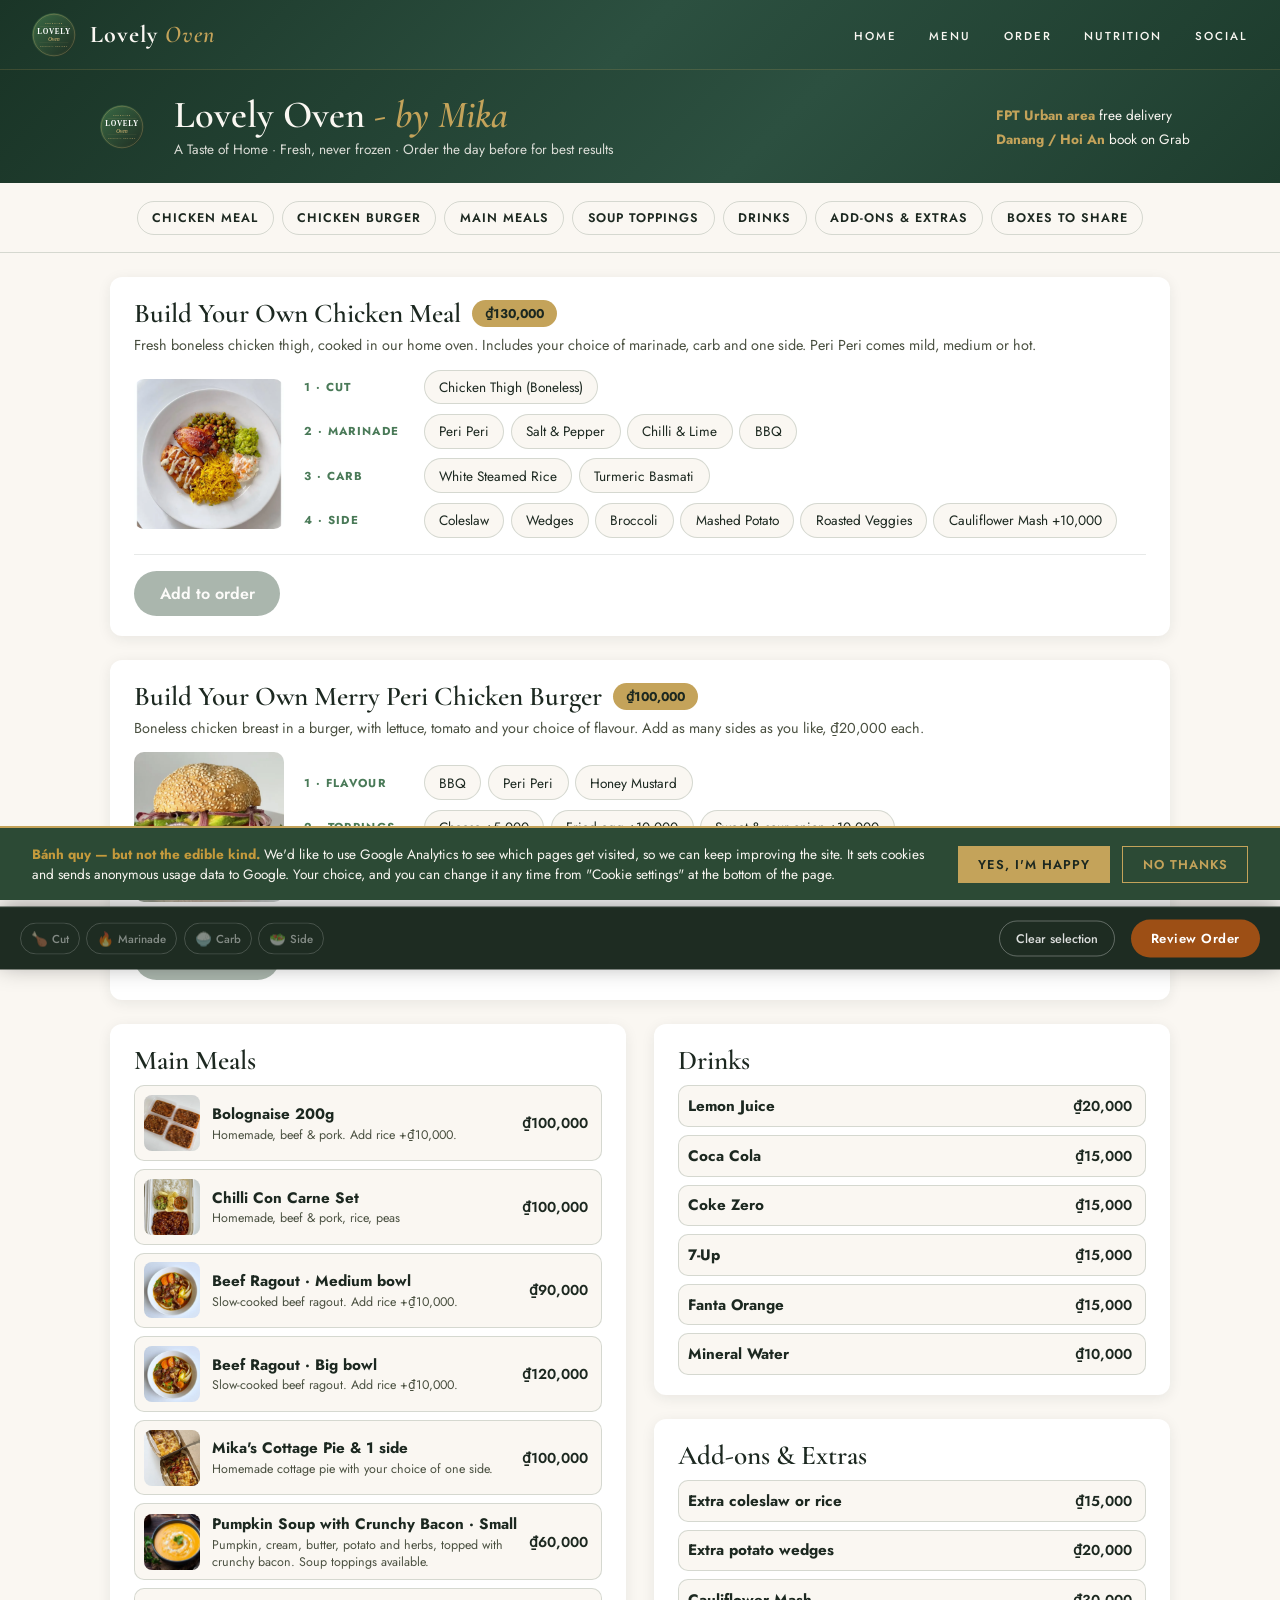
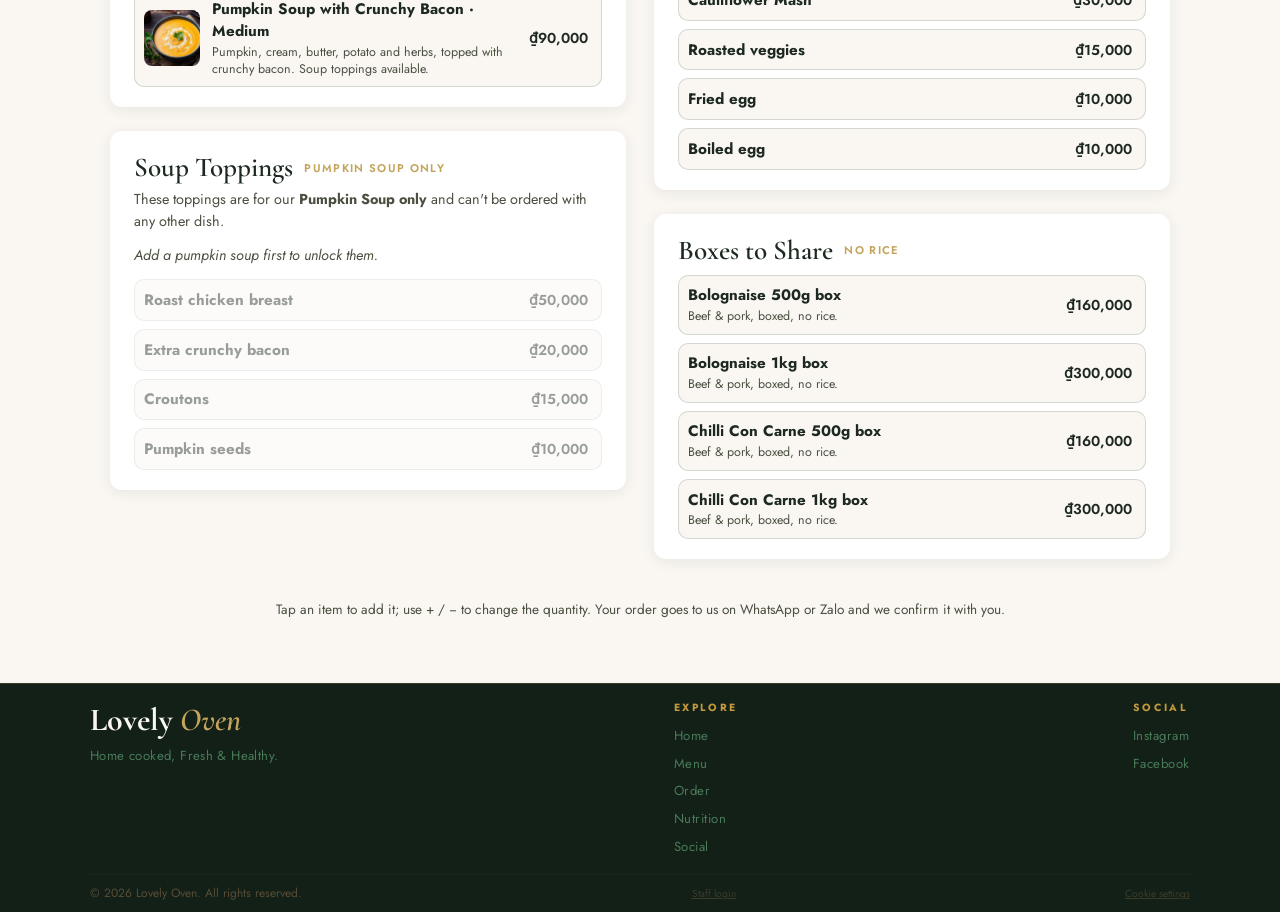
<file: order.html>
<!DOCTYPE html>
<html lang="en">
<head>
  <meta charset="UTF-8">
  <meta name="viewport" content="width=device-width, initial-scale=1.0">
  <title>Order — Lovely Oven</title>
  <meta name="description" content="Order fresh home-cooked meals from Lovely Oven in Danang. Build your chicken meal, pick main meals, add-ons and drinks, and send your order by WhatsApp or Zalo.">
  <link rel="canonical" href="https://www.lovelyoven.com/order">
  <meta property="og:type" content="website">
  <meta property="og:site_name" content="Lovely Oven">
  <meta property="og:title" content="Order — Lovely Oven">
  <meta property="og:description" content="Order fresh home-cooked meals from Lovely Oven in Danang. Build your chicken meal, pick main meals, add-ons and drinks, and send your order by WhatsApp or Zalo.">
  <meta property="og:url" content="https://www.lovelyoven.com/order">
  <meta property="og:image" content="https://www.lovelyoven.com/img/social/og-share.jpg">
  <meta property="og:image:width" content="1200">
  <meta property="og:image:height" content="630">
  <meta property="og:image:alt" content="Lovely Oven: home cooked, fresh and healthy">
  <meta name="twitter:image" content="https://www.lovelyoven.com/img/social/og-share.jpg">
  <meta name="twitter:card" content="summary_large_image">
  <link rel="preconnect" href="https://fonts.googleapis.com">
  <link rel="preconnect" href="https://fonts.gstatic.com" crossorigin>
  <link href="https://fonts.googleapis.com/css2?family=Cormorant+Garamond:ital,wght@0,400;0,500;0,600;0,700;1,400;1,500;1,600&family=Jost:wght@300;400;500;600;700&display=swap" rel="stylesheet">
  <link rel="icon" type="image/svg+xml" href="favicon.svg">
  <link rel="stylesheet" href="css/styles.css?v=20261119a">
  <link rel="stylesheet" href="css/menu.css?v=20261119a">
  <link rel="stylesheet" href="css/order.css?v=20261119a">
  <link rel="stylesheet" href="css/doodles.css?v=20261119a">
</head>
<body>

<!-- ── Navigation ── -->
<nav>
  <a href="/" class="nav-logo">
    <span class="logo-ring"><img src="img/logos/lovely-oven-logo.svg" alt="Lovely Oven Logo" class="logo-img"></span>
    <span class="logo-text"><span class="logo-lovely">Lovely</span><span class="logo-oven"> Oven</span></span>
  </a>
  <ul class="nav-links">
    <li><a href="/">Home</a></li>
    <li><a href="/menu">Menu</a></li>
    <li><a href="/order">Order</a></li>
    <li><a href="/nutrition">Nutrition</a></li>
    <li><a href="/social">Social</a></li>
  </ul>
  <button type="button" class="hamburger" onclick="toggleMobile()" id="hamburger" aria-label="Menu" aria-expanded="false" aria-controls="mobileMenu">
    <span></span><span></span><span></span>
  </button>
</nav>

<!-- ── Mobile Menu ── -->
<div class="mobile-menu" id="mobileMenu">
  <button class="close-btn" onclick="toggleMobile()" aria-label="Close menu">✕</button>
  <a href="/" onclick="toggleMobile()">Home</a>
  <a href="/menu" onclick="toggleMobile()">Menu</a>
  <a href="/order" onclick="toggleMobile()">Order</a>
  <a href="/nutrition" onclick="toggleMobile()">Nutrition</a>
  <a href="/social" onclick="toggleMobile()">Social</a>
</div>


<main class="order-page">
  <header class="o-head">
    <div class="o-head-inner">
      <span class="logo-ring o-logo"><img src="img/logos/lovely-oven-logo.svg" alt="Lovely Oven" class="logo-img"></span>
      <div>
        <h1>Lovely Oven <em>- by Mika</em></h1>
        <p>A Taste of Home · Fresh, never frozen · Order the day before for best results</p>
      </div>
      <ul class="o-head-notes">
        <li><strong>FPT Urban area</strong> free delivery</li>
        <li><strong>Danang / Hoi An</strong> book on Grab</li>
      </ul>
    </div>
  </header>

  <nav class="o-tabs" aria-label="Menu sections">
    <a href="#o-chicken">Chicken meal</a><a href="#o-burger">Chicken burger</a><a href="#o-set">Main meals</a><a href="#o-toppings">Soup toppings</a><a href="#o-drinks">Drinks</a><a href="#o-add">Add-ons &amp; extras</a><a href="#o-box">Boxes to share</a>
  </nav>

  <div class="o-wrap">
    <section class="o-sec o-build" id="o-chicken">
      <h2>Build Your Own Chicken Meal <span class="o-badge">₫130,000</span></h2>
      <p class="o-sub">Fresh boneless chicken thigh, cooked in our home oven. Includes your choice of marinade, carb and one side. Peri Peri comes mild, medium or hot.</p>
      <div class="o-build-grid">
        <img class="o-build-img" src="img/gallery/chicken-meal.webp" alt="Chicken thigh meal" loading="lazy" width="900" height="1200" decoding="async">
        <div class="o-steps">
          <div class="o-step"><b>1 · Cut</b><div><span class="o-chip" data-group="protein" data-value="Chicken Thigh (Boneless)">Chicken Thigh (Boneless)</span></div></div>
          <div class="o-step"><b>2 · Marinade</b><div><span class="o-chip" data-group="flavour" data-value="Peri Peri">Peri Peri</span><span class="o-chip" data-group="flavour" data-value="Salt & Pepper">Salt & Pepper</span><span class="o-chip" data-group="flavour" data-value="Chilli & Lime">Chilli & Lime</span><span class="o-chip" data-group="flavour" data-value="BBQ">BBQ</span></div></div>
          <div class="o-step"><b>3 · Carb</b><div><span class="o-chip" data-group="carb" data-value="White Steamed Rice">White Steamed Rice</span><span class="o-chip" data-group="carb" data-value="Turmeric Basmati">Turmeric Basmati</span></div></div>
          <div class="o-step"><b>4 · Side</b><div><span class="o-chip" data-group="side" data-value="Coleslaw">Coleslaw</span><span class="o-chip" data-group="side" data-value="Wedges">Wedges</span><span class="o-chip" data-group="side" data-value="Broccoli">Broccoli</span><span class="o-chip" data-group="side" data-value="Mashed Potato">Mashed Potato</span><span class="o-chip" data-group="side" data-value="Roasted Veggies">Roasted Veggies</span><span class="o-chip" data-group="side" data-value="Cauliflower Mash">Cauliflower Mash +10,000</span></div></div>
        </div>
      </div>
    </section>

    <section class="o-sec o-build" id="o-burger">
      <h2>Build Your Own Merry Peri Chicken Burger <span class="o-badge">₫100,000</span></h2>
      <p class="o-sub">Boneless chicken breast in a burger, with lettuce, tomato and your choice of flavour. Add as many sides as you like, ₫20,000 each.</p>
      <div class="o-build-grid">
        <img class="o-build-img" src="img/menu/chicken-burger.webp?v=2" alt="Chicken burger" loading="lazy" width="800" height="800" decoding="async">
        <div class="o-steps">
          <div class="o-step"><b>1 · Flavour</b><div><span class="o-chip" data-group="bflavour" data-value="BBQ">BBQ</span><span class="o-chip" data-group="bflavour" data-value="Peri Peri">Peri Peri</span><span class="o-chip" data-group="bflavour" data-value="Honey Mustard">Honey Mustard</span></div></div>
          <div class="o-step"><b>2 · Toppings</b><div><span class="o-chip" data-group="btop" data-value="Cheese" data-price="5000">Cheese +5,000</span><span class="o-chip" data-group="btop" data-value="Fried egg" data-price="10000">Fried egg +10,000</span><span class="o-chip" data-group="btop" data-value="Sweet &amp; sour onion" data-price="10000">Sweet &amp; sour onion +10,000</span></div></div>
          <div class="o-step"><b>3 · Sides</b><div><span class="o-chip" data-group="bside" data-value="Wedges">Wedges +20,000</span><span class="o-chip" data-group="bside" data-value="Potato salad">Potato salad +20,000</span><span class="o-chip" data-group="bside" data-value="Coleslaw">Coleslaw +20,000</span></div></div>
        </div>
      </div>
    </section>

    <div class="o-cols">
    <div class="o-col">
    <section class="o-sec" id="o-set"><h2>Main Meals</h2>
      <div class="o-item" data-group="setmeal" data-rice="1" data-value="Bolognaise 200g" data-label="Bolognaise 200g (Beef & Pork)" data-price="100000">
        <img class="o-thumb" src="img/menu/bolognaise.webp" alt="" loading="lazy" width="900" height="1200" decoding="async"><div class="o-info"><strong>Bolognaise 200g</strong><span>Homemade, beef &amp; pork. Add rice +₫10,000.</span></div><span class="o-price">₫100,000</span>
      </div>
      <div class="o-item" data-group="setmeal" data-value="Chilli Con Carne Set" data-label="Chilli Con Carne Set (Beef & Pork)" data-price="100000">
        <img class="o-thumb" src="img/dishes/chilli-con-carne.webp" alt="" loading="lazy" width="675" height="900" decoding="async"><div class="o-info"><strong>Chilli Con Carne Set</strong><span>Homemade, beef &amp; pork, rice, peas</span></div><span class="o-price">₫100,000</span>
      </div>
      <div class="o-item" data-group="setmeal" data-rice="1" data-value="Beef Ragout — Medium Bowl" data-label="Beef Ragout — Medium Bowl" data-price="90000">
        <img class="o-thumb" src="img/dishes/beef-ragout.webp" alt="" loading="lazy" width="675" height="900" decoding="async"><div class="o-info"><strong>Beef Ragout · Medium bowl</strong><span>Slow-cooked beef ragout. Add rice +₫10,000.</span></div><span class="o-price">₫90,000</span>
      </div>
      <div class="o-item" data-group="setmeal" data-rice="1" data-value="Beef Ragout — Big Bowl" data-label="Beef Ragout — Big Bowl" data-price="120000">
        <img class="o-thumb" src="img/dishes/beef-ragout.webp" alt="" loading="lazy" width="675" height="900" decoding="async"><div class="o-info"><strong>Beef Ragout · Big bowl</strong><span>Slow-cooked beef ragout. Add rice +₫10,000.</span></div><span class="o-price">₫120,000</span>
      </div>
      <div class="o-item" data-group="setmeal" data-side="1" data-value="Cottage Pie & 1 side" data-label="Cottage Pie & 1 side" data-price="100000">
        <img class="o-thumb" src="img/dishes/cottage-pie.webp" alt="" loading="lazy" width="675" height="900" decoding="async"><div class="o-info"><strong>Mika's Cottage Pie &amp; 1 side</strong><span>Homemade cottage pie with your choice of one side.</span></div><span class="o-price">₫100,000</span>
      </div>
      <div class="o-item" data-group="setmeal" data-soup="1" data-value="Pumpkin Soup with Crunchy Bacon — Small" data-label="Pumpkin Soup with Crunchy Bacon — Small" data-price="60000">
        <img class="o-thumb" src="img/menu/pumpkin-soup.webp" alt="" loading="lazy" width="678" height="452" decoding="async"><div class="o-info"><strong>Pumpkin Soup with Crunchy Bacon · Small</strong><span>Pumpkin, cream, butter, potato and herbs, topped with crunchy bacon. Soup toppings available.</span></div><span class="o-price">₫60,000</span>
      </div>
      <div class="o-item" data-group="setmeal" data-soup="1" data-value="Pumpkin Soup with Crunchy Bacon — Medium" data-label="Pumpkin Soup with Crunchy Bacon — Medium" data-price="90000">
        <img class="o-thumb" src="img/menu/pumpkin-soup.webp" alt="" loading="lazy" width="678" height="452" decoding="async"><div class="o-info"><strong>Pumpkin Soup with Crunchy Bacon · Medium</strong><span>Pumpkin, cream, butter, potato and herbs, topped with crunchy bacon. Soup toppings available.</span></div><span class="o-price">₫90,000</span>
      </div>
    </section>
    <section class="o-sec" id="o-toppings"><h2>Soup Toppings <small>pumpkin soup only</small></h2>
      <p class="o-sub">These toppings are for our <strong>Pumpkin Soup only</strong> and can't be ordered with any other dish.</p>
      <p class="o-sub o-topping-note">Add a pumpkin soup first to unlock them.</p>
      <div class="o-item o-locked" data-group="topping" data-value="Roast chicken breast" data-label="Roast chicken breast (soup topping)" data-price="50000">
        <div class="o-info"><strong>Roast chicken breast</strong></div><span class="o-price">₫50,000</span>
      </div>
      <div class="o-item o-locked" data-group="topping" data-value="Extra crunchy bacon" data-label="Extra crunchy bacon (soup topping)" data-price="20000">
        <div class="o-info"><strong>Extra crunchy bacon</strong></div><span class="o-price">₫20,000</span>
      </div>
      <div class="o-item o-locked" data-group="topping" data-value="Croutons" data-label="Croutons (soup topping)" data-price="15000">
        <div class="o-info"><strong>Croutons</strong></div><span class="o-price">₫15,000</span>
      </div>
      <div class="o-item o-locked" data-group="topping" data-value="Pumpkin seeds" data-label="Pumpkin seeds (soup topping)" data-price="10000">
        <div class="o-info"><strong>Pumpkin seeds</strong></div><span class="o-price">₫10,000</span>
      </div>
    </section>
    </div>
    <div class="o-col">
    <section class="o-sec" id="o-drinks"><h2>Drinks</h2>
      <div class="o-item" data-group="extra" data-value="Lemon Juice" data-label="Lemon Juice" data-price="20000">
        <div class="o-info"><strong>Lemon Juice</strong></div><span class="o-price">₫20,000</span>
      </div>
      <div class="o-item" data-group="extra" data-value="Coca Cola" data-label="Coca Cola" data-price="15000">
        <div class="o-info"><strong>Coca Cola</strong></div><span class="o-price">₫15,000</span>
      </div>
      <div class="o-item" data-group="extra" data-value="Coke Zero" data-label="Coke Zero" data-price="15000">
        <div class="o-info"><strong>Coke Zero</strong></div><span class="o-price">₫15,000</span>
      </div>
      <div class="o-item" data-group="extra" data-value="7-Up" data-label="7-Up" data-price="15000">
        <div class="o-info"><strong>7-Up</strong></div><span class="o-price">₫15,000</span>
      </div>
      <div class="o-item" data-group="extra" data-value="Fanta Orange" data-label="Fanta Orange" data-price="15000">
        <div class="o-info"><strong>Fanta Orange</strong></div><span class="o-price">₫15,000</span>
      </div>
      <div class="o-item" data-group="extra" data-value="Mineral Water" data-label="Mineral Water" data-price="10000">
        <div class="o-info"><strong>Mineral Water</strong></div><span class="o-price">₫10,000</span>
      </div>
    </section>
    <section class="o-sec" id="o-add"><h2>Add-ons &amp; Extras</h2>
      <div class="o-item" data-group="extra" data-value="Extra coleslaw / rice" data-label="Extra coleslaw / rice" data-price="15000">
        <div class="o-info"><strong>Extra coleslaw or rice</strong></div><span class="o-price">₫15,000</span>
      </div>
      <div class="o-item" data-group="extra" data-value="Extra potato wedges" data-label="Extra potato wedges" data-price="20000">
        <div class="o-info"><strong>Extra potato wedges</strong></div><span class="o-price">₫20,000</span>
      </div>
      <div class="o-item" data-group="extra" data-value="Cauliflower Mash" data-label="Cauliflower Mash" data-price="30000">
        <div class="o-info"><strong>Cauliflower Mash</strong></div><span class="o-price">₫30,000</span>
      </div>
      <div class="o-item" data-group="extra" data-value="Roasted veggies" data-label="Roasted veggies" data-price="15000">
        <div class="o-info"><strong>Roasted veggies</strong></div><span class="o-price">₫15,000</span>
      </div>
      <div class="o-item" data-group="extra" data-value="Fried egg" data-label="Fried egg" data-price="10000">
        <div class="o-info"><strong>Fried egg</strong></div><span class="o-price">₫10,000</span>
      </div>
      <div class="o-item" data-group="extra" data-value="Boiled egg" data-label="Boiled egg" data-price="10000">
        <div class="o-info"><strong>Boiled egg</strong></div><span class="o-price">₫10,000</span>
      </div>
    </section>
    <section class="o-sec" id="o-box"><h2>Boxes to Share <small>no rice</small></h2>
      <div class="o-item" data-group="setmeal" data-value="Bolognaise box — 500g" data-label="Bolognaise box — 500g (Beef & Pork)" data-price="160000">
        <div class="o-info"><strong>Bolognaise 500g box</strong><span>Beef &amp; pork, boxed, no rice.</span></div><span class="o-price">₫160,000</span>
      </div>
      <div class="o-item" data-group="setmeal" data-value="Bolognaise box — 1kg" data-label="Bolognaise box — 1kg (Beef & Pork)" data-price="300000">
        <div class="o-info"><strong>Bolognaise 1kg box</strong><span>Beef &amp; pork, boxed, no rice.</span></div><span class="o-price">₫300,000</span>
      </div>
      <div class="o-item" data-group="setmeal" data-value="Chilli box — 500g" data-label="Chilli Con Carne box — 500g (Beef & Pork)" data-price="160000">
        <div class="o-info"><strong>Chilli Con Carne 500g box</strong><span>Beef &amp; pork, boxed, no rice.</span></div><span class="o-price">₫160,000</span>
      </div>
      <div class="o-item" data-group="setmeal" data-value="Chilli box — 1kg" data-label="Chilli Con Carne box — 1kg (Beef & Pork)" data-price="300000">
        <div class="o-info"><strong>Chilli Con Carne 1kg box</strong><span>Beef &amp; pork, boxed, no rice.</span></div><span class="o-price">₫300,000</span>
      </div>
    </section>
    </div>
    </div>
    <p class="o-note">Tap an item to add it; use + / − to change the quantity. Your order goes to us on WhatsApp or Zalo and we confirm it with you.</p>
  </div>
</main>

<!-- ── Footer ── -->
<footer>
  <div class="footer-inner">
    <div class="footer-top">
      <div class="footer-brand">
        <div class="brand-name"><span class="logo-lovely">Lovely</span><span class="logo-oven"> Oven</span></div>
        <p>Home cooked, Fresh & Healthy.</p>
      </div>
      <div class="footer-links">
        <h4>Explore</h4>
        <ul>
          <li><a href="/">Home</a></li>
    <li><a href="/menu">Menu</a></li>
    <li><a href="/order">Order</a></li>
          <li><a href="/nutrition">Nutrition</a></li>
          <li><a href="/social">Social</a></li>
        </ul>
      </div>

      <div class="footer-links">
        <h4>Social</h4>
        <ul>
          <li><a href="https://www.instagram.com/lovelyoven/" target="_blank" rel="noopener">Instagram</a></li>
          <li><a href="https://www.facebook.com/Lovelyovendanang" target="_blank" rel="noopener">Facebook</a></li>
        </ul>
      </div>
    </div>
    <div class="footer-bottom">
      <p>© 2026 Lovely Oven. All rights reserved.</p>
      <p><a href="/orders#login" style="color:inherit;opacity:.6;font-size:.85em">Staff login</a></p>
    </div>
  </div>
</footer>

<!-- ── Scroll to Top Button ── -->
<button class="scroll-top" id="scrollTop" onclick="window.scrollTo({top:0,behavior:'smooth'})">↑</button>

<!-- ── Cookie Banner ── -->
<div class="cookie-banner" id="cookieBanner" role="region" aria-label="Cookie choice" hidden>
  <p><strong>Bánh quy — but not the edible kind.</strong> We'd like to use Google Analytics to see which pages get visited, so we can keep improving the site. It sets cookies and sends anonymous usage data to Google. Your choice, and you can change it any time from "Cookie settings" at the bottom of the page.</p>
  <div class="cookie-btns">
    <button type="button" class="cookie-btn accept" data-consent="accepted">Yes, I'm Happy</button>
    <button type="button" class="cookie-btn" data-consent="declined">No Thanks</button>
  </div>
</div>

<!-- ── Navigation Popup ── -->
<div class="popup-overlay" id="popup">
  <div class="popup-box">
    <button class="popup-close" onclick="closePopup()">✕</button>
    <p class="popup-eyebrow">Navigation</p>
    <h2 class="popup-title">Where would you like to go?</h2>
    <p class="popup-body">Explore the stories, food, and people that make Lovely Oven what it is.</p>
    <ul class="popup-nav">
      <li><a href="/" onclick="closePopup()">Home</a></li>
      <li><a href="/menu" onclick="closePopup()">Menu</a></li>
      <li><a href="/order" onclick="closePopup()">Order</a></li>
      <li><a href="/nutrition" onclick="closePopup()">Nutrition</a></li>
      <li><a href="/social" onclick="closePopup()">Social</a></li>
    </ul>
  </div>
</div>

<button class="scroll-top" id="scrollTop" onclick="window.scrollTo({top:0,behavior:'smooth'})">↑</button>
<script src="js/script.js?v=20261119a"></script>
<script src="js/menu-order.js?v=20261119a"></script>
</body>
</html>
</file>
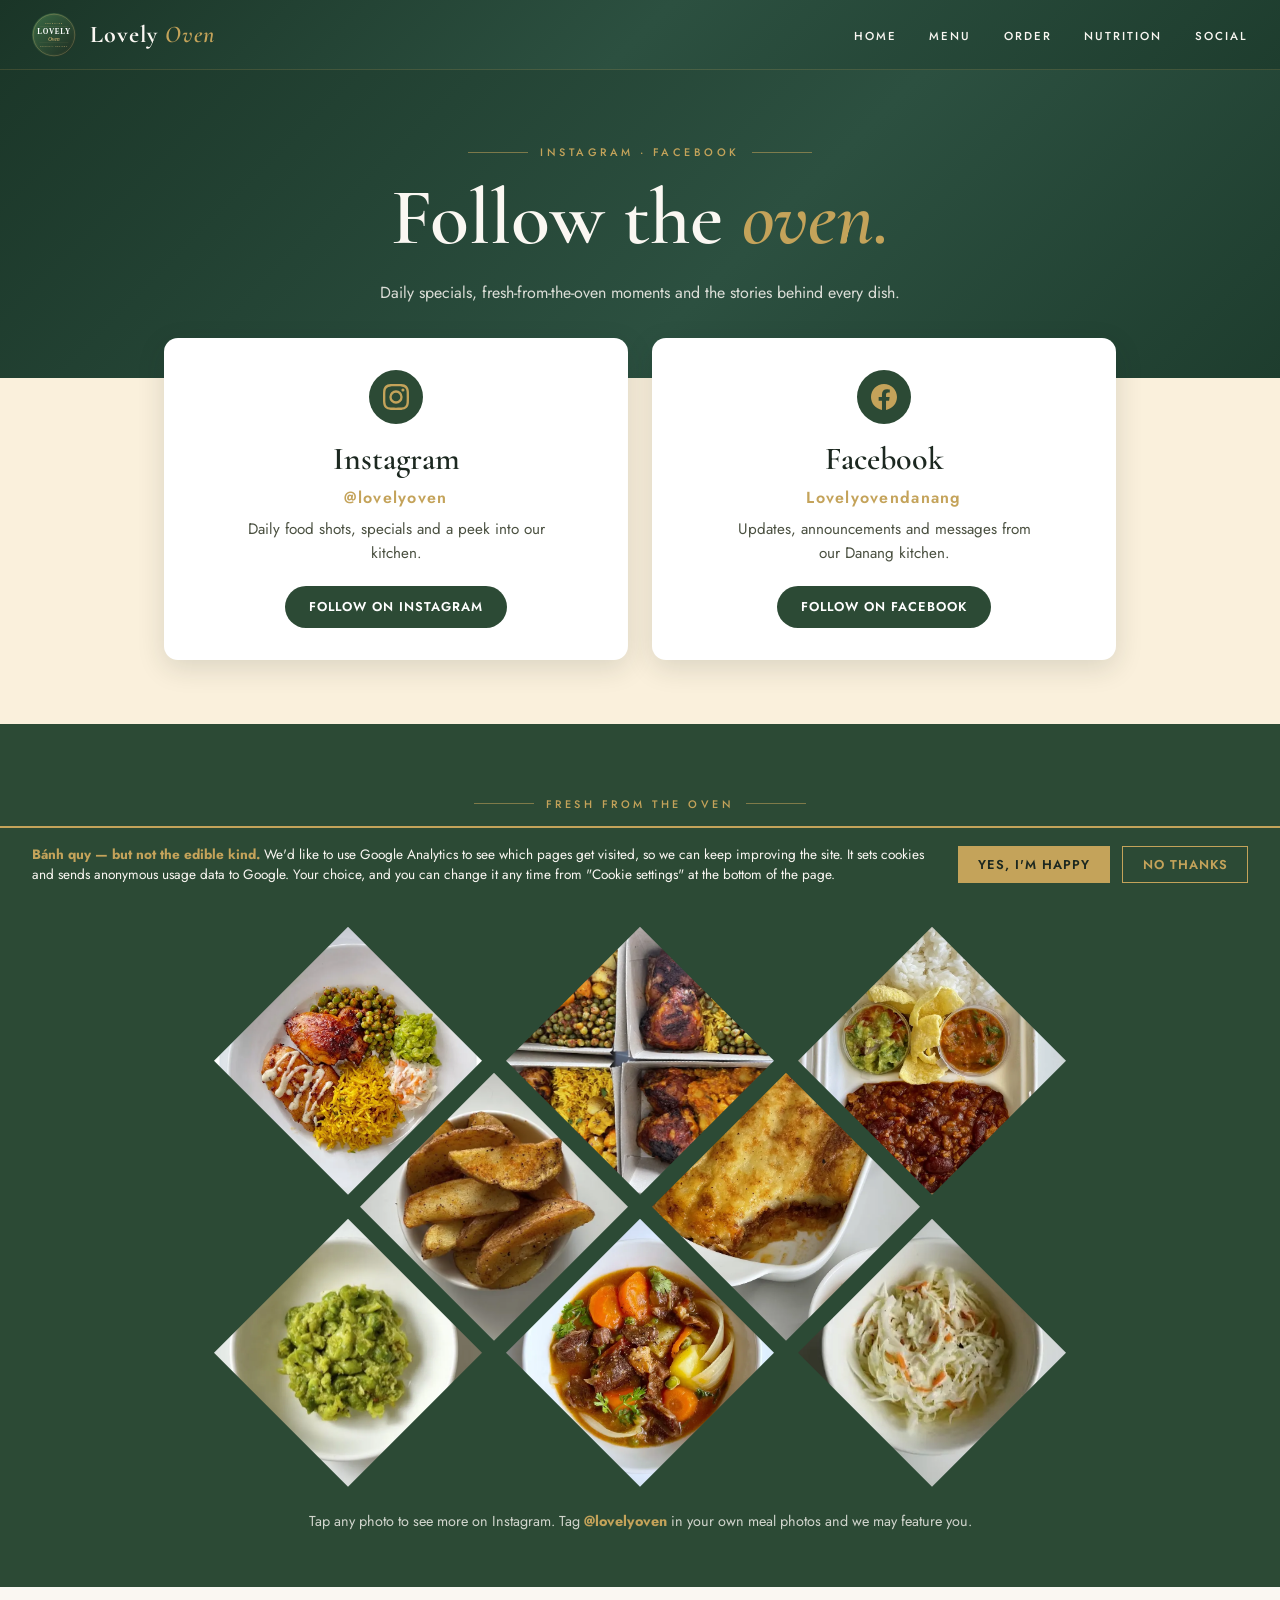
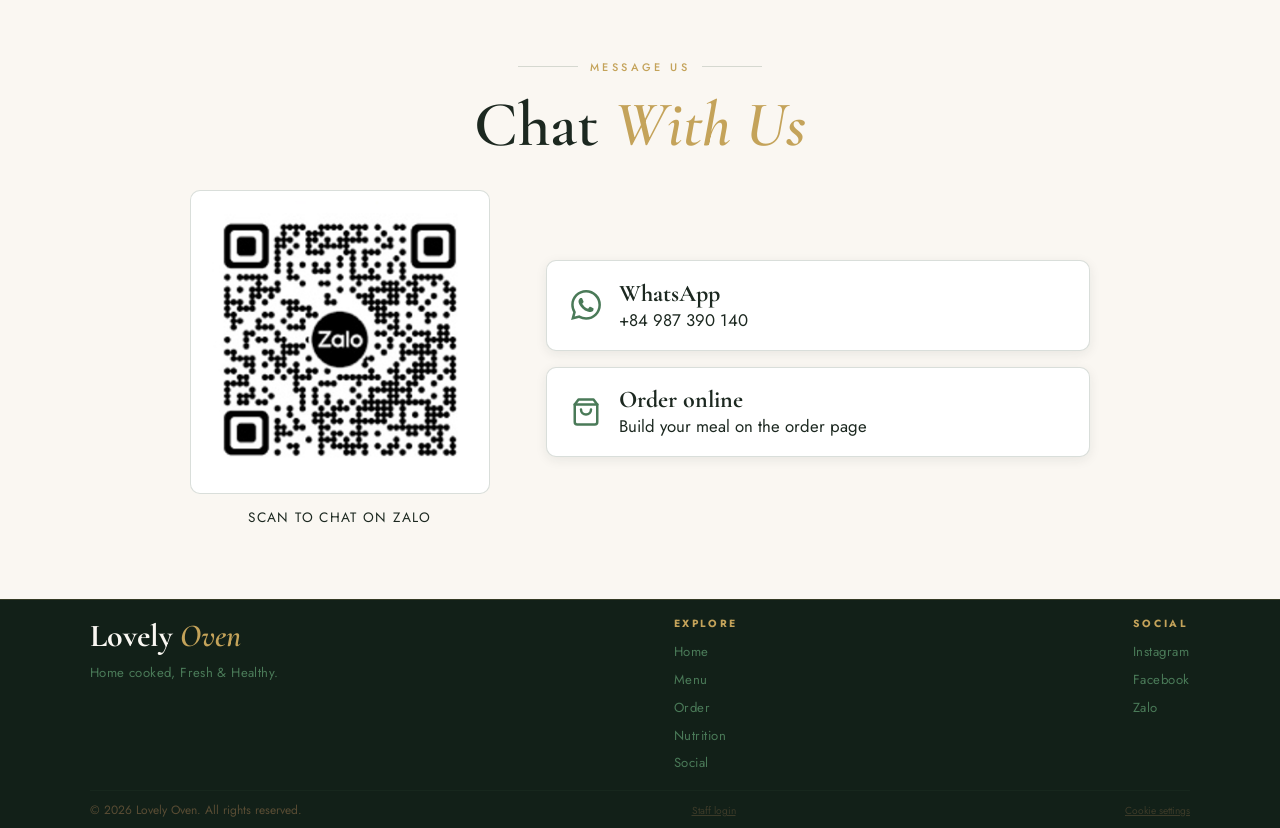
<file: social.html>
<!DOCTYPE html>
<html lang="en">
<head>
  <meta charset="UTF-8">
  <meta name="viewport" content="width=device-width, initial-scale=1.0">
  <title>Social — Lovely Oven</title>
  <meta name="description" content="Follow Lovely Oven on Facebook and Instagram for daily specials and fresh-from-the-oven moments.">
  <link rel="canonical" href="https://www.lovelyoven.com/social">
  <meta property="og:type" content="website">
  <meta property="og:site_name" content="Lovely Oven">
  <meta property="og:title" content="Social — Lovely Oven">
  <meta property="og:description" content="Follow Lovely Oven on Facebook and Instagram for daily specials and fresh-from-the-oven moments.">
  <meta property="og:url" content="https://www.lovelyoven.com/social">
  <meta property="og:image" content="https://www.lovelyoven.com/img/social/og-share.jpg">
  <meta property="og:image:width" content="1200">
  <meta property="og:image:height" content="630">
  <meta property="og:image:alt" content="Lovely Oven: home cooked, fresh and healthy">
  <meta name="twitter:image" content="https://www.lovelyoven.com/img/social/og-share.jpg">
  <meta name="twitter:card" content="summary_large_image">
  <link rel="preconnect" href="https://fonts.googleapis.com">
  <link rel="preconnect" href="https://fonts.gstatic.com" crossorigin>
  <link href="https://fonts.googleapis.com/css2?family=Cormorant+Garamond:ital,wght@0,400;0,500;0,600;0,700;1,400;1,500;1,600&family=Jost:wght@300;400;500;600;700&display=swap" rel="stylesheet">
  <link rel="icon" type="image/svg+xml" href="favicon.svg">
  <link rel="stylesheet" href="css/styles.css?v=20261118e">
  <link rel="stylesheet" href="css/social.css?v=20261118e">
</head>
<body>

<!-- ── Navigation ── -->
<nav>
  <a href="/" class="nav-logo">
    <span class="logo-ring"><img src="img/logos/lovely-oven-logo.svg" alt="Lovely Oven Logo" class="logo-img"></span>
    <span class="logo-text"><span class="logo-lovely">Lovely</span><span class="logo-oven"> Oven</span></span>
  </a>
  <ul class="nav-links">
    <li><a href="/">Home</a></li>
    <li><a href="/menu">Menu</a></li>
    <li><a href="/order">Order</a></li>
    <li><a href="/nutrition">Nutrition</a></li>
    <li><a href="/social">Social</a></li>
  </ul>
  <button type="button" class="hamburger" onclick="toggleMobile()" id="hamburger" aria-label="Menu" aria-expanded="false" aria-controls="mobileMenu">
    <span></span><span></span><span></span>
  </button>
</nav>

<!-- ── Mobile Menu ── -->
<div class="mobile-menu" id="mobileMenu">
  <button class="close-btn" onclick="toggleMobile()" aria-label="Close menu">✕</button>
  <a href="/" onclick="toggleMobile()">Home</a>
  <a href="/menu" onclick="toggleMobile()">Menu</a>
  <a href="/order" onclick="toggleMobile()">Order</a>
  <a href="/nutrition" onclick="toggleMobile()">Nutrition</a>
  <a href="/social" onclick="toggleMobile()">Social</a>
</div>

<!-- ── Hero ── -->
<section class="soc-hero">
  <div class="soc-hero-inner">
    <p class="section-label">Instagram · Facebook</p>
    <h1>Follow the <em>oven.</em></h1>
    <p class="soc-hero-sub">Daily specials, fresh-from-the-oven moments and the stories behind every dish.</p>
  </div>
</section>

<!-- ── Channels ── -->
<section class="soc-channels">
  <div class="soc-card">
    <span class="soc-icon"><svg viewBox="0 0 24 24" fill="currentColor" aria-hidden="true" xmlns="http://www.w3.org/2000/svg"><path d="M12 2.163c3.204 0 3.584.012 4.85.07 3.252.148 4.771 1.691 4.919 4.919.058 1.265.069 1.645.069 4.849 0 3.205-.012 3.584-.069 4.849-.149 3.225-1.664 4.771-4.919 4.919-1.266.058-1.644.07-4.85.07-3.204 0-3.584-.012-4.849-.07-3.26-.149-4.771-1.699-4.919-4.92-.058-1.265-.07-1.644-.07-4.849 0-3.204.013-3.583.07-4.849.149-3.227 1.664-4.771 4.919-4.919 1.266-.057 1.645-.069 4.849-.069zM12 0C8.741 0 8.333.014 7.053.072 2.695.272.273 2.69.073 7.052.014 8.333 0 8.741 0 12c0 3.259.014 3.668.072 4.948.2 4.358 2.618 6.78 6.98 6.98C8.333 23.986 8.741 24 12 24c3.259 0 3.668-.014 4.948-.072 4.354-.2 6.782-2.618 6.979-6.98.059-1.28.073-1.689.073-4.948 0-3.259-.014-3.667-.072-4.947-.196-4.354-2.617-6.78-6.979-6.98C15.668.014 15.259 0 12 0zm0 5.838a6.162 6.162 0 100 12.324 6.162 6.162 0 000-12.324zM12 16a4 4 0 110-8 4 4 0 010 8zm6.406-11.845a1.44 1.44 0 100 2.881 1.44 1.44 0 000-2.881z"/></svg></span>
    <h2>Instagram</h2>
    <p class="soc-handle">@lovelyoven</p>
    <p>Daily food shots, specials and a peek into our kitchen.</p>
    <a class="soc-btn" href="https://www.instagram.com/lovelyoven/" target="_blank" rel="noopener">Follow on Instagram</a>
  </div>
  <div class="soc-card">
    <span class="soc-icon"><svg viewBox="0 0 24 24" fill="currentColor" aria-hidden="true"><path d="M24 12.073c0-6.627-5.373-12-12-12s-12 5.373-12 12c0 5.99 4.388 10.954 10.125 11.854v-8.385H7.078v-3.47h3.047V9.43c0-3.007 1.792-4.669 4.533-4.669 1.312 0 2.686.235 2.686.235v2.953H15.83c-1.491 0-1.956.925-1.956 1.874v2.25h3.328l-.532 3.47h-2.796v8.385C19.612 23.027 24 18.062 24 12.073z"/></svg></span>
    <h2>Facebook</h2>
    <p class="soc-handle">Lovelyovendanang</p>
    <p>Updates, announcements and messages from our Danang kitchen.</p>
    <a class="soc-btn" href="https://web.facebook.com/Lovelyovendanang/" target="_blank" rel="noopener">Follow on Facebook</a>
  </div>
</section>

<!-- ── From our kitchen ── -->
<section class="soc-kitchen">
  <div class="home-head">
    <p class="section-label">Fresh from the oven</p>
    <h2 class="home-title">From Our <em>Kitchen</em></h2>
  </div>
  <div class="food-gallery">
    <div class="g-row">
      <a class="g-item" href="https://www.instagram.com/lovelyoven/" target="_blank" rel="noopener" aria-label="Chicken thigh meal on Instagram"><img src="img/gallery/chicken-meal.webp" alt="Chicken thigh meal" loading="lazy" width="900" height="1200" decoding="async"></a>
      <a class="g-item" href="https://www.instagram.com/lovelyoven/" target="_blank" rel="noopener" aria-label="Chicken pre-order boxes on Instagram"><img src="img/gallery/pre-order.webp" alt="Chicken pre-order boxes" loading="lazy" width="900" height="675" decoding="async"></a>
      <a class="g-item" href="https://www.instagram.com/lovelyoven/" target="_blank" rel="noopener" aria-label="Chilli con carne on Instagram"><img src="img/gallery/gluten-free.webp" alt="Chilli con carne" loading="lazy" width="900" height="1200" decoding="async"></a>
    </div>
    <div class="g-row">
      <a class="g-item" href="https://www.instagram.com/lovelyoven/" target="_blank" rel="noopener" aria-label="Potato wedges on Instagram"><img src="img/gallery/wedges.webp" alt="Potato wedges" loading="lazy" width="900" height="675" decoding="async"></a>
      <a class="g-item" href="https://www.instagram.com/lovelyoven/" target="_blank" rel="noopener" aria-label="Lasagne on Instagram"><img src="img/gallery/lasagne.webp" alt="Lasagne" loading="lazy" width="825" height="1100" decoding="async"></a>
    </div>
    <div class="g-row">
      <a class="g-item" href="https://www.instagram.com/lovelyoven/" target="_blank" rel="noopener" aria-label="Mushy peas on Instagram"><img src="img/gallery/mushy-peas.webp" alt="Mushy peas" loading="lazy" width="825" height="1100" decoding="async"></a>
      <a class="g-item" href="https://www.instagram.com/lovelyoven/" target="_blank" rel="noopener" aria-label="Beef ragout on Instagram"><img src="img/gallery/beef-ragout.webp" alt="Beef ragout" loading="lazy" width="825" height="1100" decoding="async"></a>
      <a class="g-item" href="https://www.instagram.com/lovelyoven/" target="_blank" rel="noopener" aria-label="Coleslaw on Instagram"><img src="img/gallery/coleslaw.webp" alt="Coleslaw" loading="lazy" width="400" height="459" decoding="async"></a>
    </div>
  </div>
  <p class="soc-tag">Tap any photo to see more on Instagram. Tag <strong>@lovelyoven</strong> in your own meal photos and we may feature you.</p>
</section>

<!-- ── Chat ── -->
<section class="soc-chat">
  <div class="home-head">
    <p class="section-label">Message us</p>
    <h2 class="home-title">Chat <em>With Us</em></h2>
  </div>
  <div class="contact-grid">
    <div class="contact-zalo">
      <img src="img/payment/zalo-qr.webp" alt="Zalo QR code for Lovely Oven" loading="lazy" width="372" height="378" decoding="async">
      <span>Scan to chat on Zalo</span>
    </div>
    <ul class="contact-links">
      <li><a href="https://wa.me/84987390140" target="_blank" rel="noopener"><svg viewBox="0 0 24 24" fill="currentColor" aria-hidden="true"><path d="M17.472 14.382c-.297-.149-1.758-.867-2.03-.967-.273-.099-.471-.148-.67.15-.197.297-.767.966-.94 1.164-.173.199-.347.223-.644.075-.297-.15-1.255-.463-2.39-1.475-.883-.788-1.48-1.761-1.653-2.059-.173-.297-.018-.458.13-.606.134-.133.298-.347.446-.52.149-.174.198-.298.298-.497.099-.198.05-.371-.025-.52-.075-.149-.669-1.612-.916-2.207-.242-.579-.487-.5-.669-.51-.173-.008-.371-.01-.57-.01-.198 0-.52.074-.792.372-.272.297-1.04 1.016-1.04 2.479 0 1.462 1.065 2.875 1.213 3.074.149.198 2.096 3.2 5.077 4.487.709.306 1.262.489 1.694.625.712.227 1.36.195 1.871.118.571-.085 1.758-.719 2.006-1.413.248-.694.248-1.289.173-1.413-.074-.124-.272-.198-.57-.347m-5.421 7.403h-.004a9.87 9.87 0 01-5.031-1.378l-.361-.214-3.741.982.998-3.648-.235-.374a9.86 9.86 0 01-1.51-5.26c.001-5.45 4.436-9.884 9.888-9.884 2.64 0 5.122 1.03 6.988 2.898a9.825 9.825 0 012.893 6.994c-.003 5.45-4.437 9.884-9.885 9.884m8.413-18.297A11.815 11.815 0 0012.05 0C5.495 0 .16 5.335.157 11.892c0 2.096.547 4.142 1.588 5.945L.057 24l6.305-1.654a11.882 11.882 0 005.683 1.448h.005c6.554 0 11.89-5.335 11.893-11.893a11.821 11.821 0 00-3.48-8.413z"/></svg><span><strong>WhatsApp</strong>+84 987 390 140</span></a></li>
      <li><a href="/order"><svg viewBox="0 0 24 24" fill="none" stroke="currentColor" stroke-width="2" stroke-linecap="round" stroke-linejoin="round" aria-hidden="true"><path d="M6 2 3 6v14a2 2 0 0 0 2 2h14a2 2 0 0 0 2-2V6l-3-4z"/><line x1="3" y1="6" x2="21" y2="6"/><path d="M16 10a4 4 0 0 1-8 0"/></svg><span><strong>Order online</strong>Build your meal on the order page</span></a></li>
    </ul>
  </div>
</section>

<!-- ── Footer ── -->
<footer>
  <div class="footer-inner">
    <div class="footer-top">
      <div class="footer-brand">
        <div class="brand-name"><span class="logo-lovely">Lovely</span><span class="logo-oven"> Oven</span></div>
        <p>Home cooked, Fresh &amp; Healthy.</p>
      </div>
      <div class="footer-links">
        <h4>Explore</h4>
        <ul>
          <li><a href="/">Home</a></li>
    <li><a href="/menu">Menu</a></li>
    <li><a href="/order">Order</a></li>
          <li><a href="/nutrition">Nutrition</a></li>
          <li><a href="/social">Social</a></li>
        </ul>
      </div>
      <div class="footer-links">
        <h4>Social</h4>
        <ul>
          <li><a href="https://www.instagram.com/lovelyoven/" target="_blank" rel="noopener">Instagram</a></li>
          <li><a href="https://www.facebook.com/Lovelyovendanang" target="_blank" rel="noopener">Facebook</a></li>
          <li><a href="#" target="_blank" rel="noopener">Zalo</a></li>
        </ul>
      </div>
    </div>
    <div class="footer-bottom">
      <p>© 2026 Lovely Oven. All rights reserved.</p>
      <p><a href="/orders#login" style="color:inherit;opacity:.6;font-size:.85em">Staff login</a></p>
    </div>
  </div>
</footer>

<!-- ── Scroll to Top Button ── -->
<button class="scroll-top" id="scrollTop" onclick="window.scrollTo({top:0,behavior:'smooth'})">↑</button>

<!-- ── Cookie Banner ── -->
<div class="cookie-banner" id="cookieBanner" role="region" aria-label="Cookie choice" hidden>
  <p><strong>Bánh quy — but not the edible kind.</strong> We'd like to use Google Analytics to see which pages get visited, so we can keep improving the site. It sets cookies and sends anonymous usage data to Google. Your choice, and you can change it any time from "Cookie settings" at the bottom of the page.</p>
  <div class="cookie-btns">
    <button type="button" class="cookie-btn accept" data-consent="accepted">Yes, I'm Happy</button>
    <button type="button" class="cookie-btn" data-consent="declined">No Thanks</button>
  </div>
</div>

<script src="js/script.js?v=20261118e"></script>
</body>
</html>
</file>
<file: css/styles.css>
/* ============================================================
   A Taste of Home — Main Stylesheet
   ============================================================ */

/* ── CSS Variables ── */
:root {
  --red: #4A7A58;
  --deep-red: #1D3327;
  --gold: #C4A35A;
  --warm-cream: #F0EBE0;
  --dark: #1C2820;
  --charcoal: #2C4A35;
  --green: #4A7A58;
  --light-green: #7AAA88;
  --text-muted: #4A5040;
  --border: rgba(44,74,53,0.18);

  /* Extended palette — forest green + cream */
  --olive: #FAF0DC;
  --olive-light: #FDF6E8;
  --olive-dark: #4A7A58;
  --olive-darker: #2C4A35;
  --parchment: #FAF7F2;
  --ink: #1C2820;
  --accent: #C4A35A;
  --accent-muted: rgba(196,163,90,0.2);
}

/* ── Reset & Base ── */
* { margin: 0; padding: 0; box-sizing: border-box; }

html { scroll-behavior: smooth; }

body {
  font-family: 'Jost', sans-serif;
  background: var(--olive);
  color: var(--ink);
  overflow-x: hidden;
}

/* ── Decorative SVG patterns ── */
.lotus-bg {
  background-image: url("data:image/svg+xml,%3Csvg xmlns='http://www.w3.org/2000/svg' width='60' height='60' viewBox='0 0 60 60'%3E%3Cg fill='none' stroke='%23D4A843' stroke-width='0.4' opacity='0.18'%3E%3Cellipse cx='30' cy='30' rx='8' ry='14' transform='rotate(0 30 30)'/%3E%3Cellipse cx='30' cy='30' rx='8' ry='14' transform='rotate(45 30 30)'/%3E%3Cellipse cx='30' cy='30' rx='8' ry='14' transform='rotate(90 30 30)'/%3E%3Cellipse cx='30' cy='30' rx='8' ry='14' transform='rotate(135 30 30)'/%3E%3Ccircle cx='30' cy='30' r='4' fill='%23D4A843' opacity='0.3'/%3E%3C/g%3E%3C/svg%3E");
}

/* ── Cookie Banner ── */
.cookie-banner {
  position: fixed;
  bottom: 0; left: 0; right: 0;
  background: var(--olive-darker);
  color: var(--parchment);
  padding: 1rem 2rem;
  display: flex;
  align-items: center;
  justify-content: space-between;
  gap: 1rem;
  z-index: 9999;
  border-top: 2px solid var(--accent);
  font-size: 0.85rem;
  flex-wrap: wrap;
}
.cookie-banner p { flex: 1; min-width: 200px; }
.cookie-banner p strong { color: var(--gold); }
.cookie-btns { display: flex; gap: 0.75rem; flex-wrap: wrap; }
.cookie-btn {
  padding: 0.5rem 1.2rem;
  border: 1.5px solid var(--accent);
  background: transparent;
  color: var(--accent);
  cursor: pointer;
  font-family: 'Jost', sans-serif;
  font-weight: 600;
  font-size: 0.8rem;
  letter-spacing: 0.08em;
  text-transform: uppercase;
  transition: all 0.25s;
}
.cookie-btn.accept { background: var(--accent); color: var(--ink); }
.cookie-btn:hover { opacity: 0.8; }

/* ── Navigation ── */
nav {
  position: fixed;
  top: 0; left: 0; right: 0;
  z-index: 1000;
  background: linear-gradient(135deg, #1A3527 0%, #2C5040 50%, #1E3D2E 100%);
  backdrop-filter: blur(8px);
  border-bottom: 1px solid rgba(196,163,90,0.2);
  padding: 0 2rem;
  display: flex;
  align-items: center;
  justify-content: space-between;
  height: 70px;
}

.nav-logo {
  font-family: 'Cormorant Garamond', serif;
  font-size: 1.5rem;
  font-weight: 600;
  text-decoration: none;
  letter-spacing: 0.04em;
  display: flex;
  align-items: center;
  gap: 0.5rem;
}
.logo-text {
  margin-left: 0.4rem;
}
.logo-lovely {
  color: var(--parchment);
  font-style: normal;
  font-weight: 700;
}
.logo-oven {
  color: var(--accent);
  font-style: italic;
}
.nav-logo .lotus-icon {
  width: 32px; height: 32px;
}
.logo-img {
  height: 44px;
  width: auto;
  position: relative;
  z-index: 1;
}

.logo-ring {
  position: relative;
  display: inline-flex;
  align-items: center;
  justify-content: center;
  border-radius: 50%;
}

.nav-links {
  display: flex;
  list-style: none;
  gap: 2rem;
  align-items: center;
}
.nav-links a {
  color: var(--parchment);
  text-decoration: none;
  font-size: 0.72rem;
  font-weight: 500;
  letter-spacing: 0.18em;
  text-transform: uppercase;
  transition: color 0.2s;
  position: relative;
  padding-bottom: 4px;
  font-family: 'Jost', sans-serif;
}
.nav-links a::after {
  content: '';
  position: absolute;
  bottom: 0; left: 0; right: 100%;
  height: 1px;
  background: var(--gold);
  transition: right 0.3s ease;
}
.nav-links a:hover { color: var(--gold); }
.nav-links a:hover::after { right: 0; }

.hamburger {
  background: none; border: 0; font: inherit;
  display: none;
  flex-direction: column;
  gap: 5px;
  cursor: pointer;
  padding: 5px;
}
.hamburger span {
  display: block;
  width: 24px; height: 2px;
  background: var(--warm-cream);
  transition: all 0.3s;
}

/* ── Mobile Menu ── */
.mobile-menu {
  display: none;
  position: fixed;
  inset: 0;
  background: var(--olive-darker);
  z-index: 999;
  flex-direction: column;
  align-items: center;
  justify-content: center;
  gap: 2.5rem;
}
.mobile-menu.open { display: flex; }
.mobile-menu a {
  color: var(--parchment);
  text-decoration: none;
  font-family: 'Cormorant Garamond', serif;
  font-size: 2rem;
  font-weight: 500;
  letter-spacing: 0.08em;
  transition: color 0.2s;
}
.mobile-menu a:hover { color: var(--gold); }
.mobile-menu .close-btn {
  position: absolute;
  top: 1.5rem; right: 2rem;
  font-size: 2rem;
  color: var(--gold);
  cursor: pointer;
  background: none;
  border: none;
  font-family: inherit;
}

/* ── Hero ── */
.hero {
  min-height: 100vh;
  background: var(--dark);
  display: flex;
  flex-direction: column;
  align-items: center;
  justify-content: center;
  text-align: center;
  padding: 100px 2rem 4rem;
  position: relative;
  overflow: hidden;
}

.hero-bg {
  position: absolute;
  inset: 0;
  background: none;
}

/* Lantern decorations */
.lanterns {
  position: absolute;
  top: 0; left: 0; right: 0;
  height: 120px;
  display: flex;
  justify-content: space-around;
  align-items: flex-start;
  pointer-events: none;
  overflow: hidden;
}
.lantern {
  display: flex;
  flex-direction: column;
  align-items: center;
  animation: sway 4s ease-in-out infinite;
}
.lantern:nth-child(2) { animation-delay: -1.2s; }
.lantern:nth-child(3) { animation-delay: -2.4s; }
.lantern:nth-child(4) { animation-delay: -0.6s; }
.lantern:nth-child(5) { animation-delay: -1.8s; }
@keyframes sway {
  0%, 100% { transform: rotate(-3deg); }
  50% { transform: rotate(3deg); }
}
.lantern-string {
  width: 1px;
  height: 30px;
  background: rgba(212,168,67,0.5);
}
.lantern-body {
  width: 22px;
  height: 32px;
  background: linear-gradient(135deg, #C4A35A, #8A7035);
  border-radius: 50% 50% 50% 50% / 40% 40% 60% 60%;
  position: relative;
  box-shadow: 0 0 12px rgba(196,163,90,0.55), inset 0 0 6px rgba(255,220,130,0.3);
}
.lantern-body::before {
  content: '';
  position: absolute;
  top: -3px; left: 50%;
  transform: translateX(-50%);
  width: 12px; height: 4px;
  background: var(--gold);
  border-radius: 2px;
}
.lantern-body::after {
  content: '';
  position: absolute;
  bottom: -8px; left: 50%;
  transform: translateX(-50%);
  width: 1px; height: 8px;
  background: var(--gold);
}

/* Bamboo decorations */
.bamboo-left, .bamboo-right {
  position: absolute;
  bottom: 0;
  width: 60px;
  height: 60%;
  pointer-events: none;
  opacity: 0.15;
}
.bamboo-left { left: 3%; }
.bamboo-right { right: 3%; transform: scaleX(-1); }

.hero-eyebrow {
  font-size: 0.72rem;
  letter-spacing: 0.32em;
  text-transform: uppercase;
  color: var(--accent);
  margin-bottom: 1.5rem;
  position: relative;
  z-index: 1;
  animation: fadeUp 0.8s ease both;
  font-family: 'Jost', sans-serif;
  font-weight: 500;
}
.hero-eyebrow::before, .hero-eyebrow::after {
  content: '✦';
  margin: 0 0.75em;
  opacity: 0.6;
}

.hero-title {
  font-family: 'Cormorant Garamond', serif;
  font-size: clamp(2.8rem, 8vw, 6.5rem);
  font-weight: 600;
  line-height: 1.0;
  color: var(--parchment);
  position: relative;
  z-index: 1;
  animation: fadeUp 0.8s 0.15s ease both;
}
.hero-title .highlight {
  color: var(--accent);
  font-style: italic;
}
.hero-title .accent-line {
  display: block;
  color: var(--olive-light);
}

.hero-divider {
  margin: 2rem auto;
  width: 120px;
  height: 2px;
  background: linear-gradient(90deg, transparent, var(--gold), transparent);
  position: relative;
  z-index: 1;
  animation: fadeUp 0.8s 0.25s ease both;
}
.hero-divider::before {
  content: '❧';
  position: absolute;
  top: 50%; left: 50%;
  transform: translate(-50%, -50%);
  color: var(--accent);
  font-size: 1rem;
  background: var(--olive-darker);
  padding: 0 0.5rem;
}

.hero-sub {
  font-size: clamp(1rem, 2vw, 1.2rem);
  color: rgba(237,232,216,0.8);
  max-width: 560px;
  line-height: 1.7;
  position: relative;
  z-index: 1;
  animation: fadeUp 0.8s 0.35s ease both;
  font-weight: 300;
  letter-spacing: 0.05em;
}

.hero-cta {
  margin-top: 1.75rem;
  position: relative;
  z-index: 1;
  animation: fadeUp 0.8s 0.5s ease both;
}

/* ── Buttons ── */
.btn-primary {
  display: inline-block;
  padding: 0.9rem 2.5rem;
  background: var(--accent);
  color: var(--ink);
  text-decoration: none;
  font-family: 'Jost', sans-serif;
  font-weight: 600;
  font-size: 0.8rem;
  letter-spacing: 0.2em;
  text-transform: uppercase;
  transition: all 0.3s;
  position: relative;
  overflow: hidden;
  border-radius: 3px;
}
.btn-primary::before {
  content: '';
  position: absolute;
  inset: 0;
  background: var(--charcoal);
  transform: scaleX(0);
  transform-origin: right;
  transition: transform 0.3s ease;
}
.btn-primary:hover::before { transform: scaleX(1); transform-origin: left; }
.btn-primary span { position: relative; z-index: 1; }

.btn-ring {
  position: relative;
  display: inline-flex;
  border-radius: 5px;
}

/* ── Keyframe Animations ── */
@keyframes fadeUp {
  from { opacity: 0; transform: translateY(30px); }
  to { opacity: 1; transform: translateY(0); }
}
@keyframes ticker {
  from { transform: translateX(0); }
  to { transform: translateX(-50%); }
}
@keyframes sway {
  0%, 100% { transform: rotate(-3deg); }
  50% { transform: rotate(3deg); }
}

/* ── Shared Section Styles ── */
section { padding: 6rem 2rem; }

.section-label {
  font-size: 0.68rem;
  letter-spacing: 0.32em;
  text-transform: uppercase;
  color: var(--accent);
  display: flex;
  align-items: center;
  gap: 0.75rem;
  margin-bottom: 1rem;
  font-family: 'Jost', sans-serif;
  font-weight: 500;
}
.section-label::before, .section-label::after {
  content: '';
  flex: 1;
  height: 1px;
  background: var(--border);
  max-width: 60px;
}

.section-title {
  font-family: 'Cormorant Garamond', serif;
  font-size: clamp(2rem, 4vw, 3.2rem);
  font-weight: 600;
  line-height: 1.1;
  margin-bottom: 1rem;
}

.section-body {
  color: var(--text-muted);
  line-height: 1.75;
  max-width: 560px;
  font-weight: 400;
  letter-spacing: 0.03em;
}

/* ── Ticker / Chili Band ── */
.chili-band {
  background: var(--olive-darker);
  padding: 1.2rem 2rem;
  overflow: hidden;
  white-space: nowrap;
  position: relative;
}
.chili-band::before {
  content: '';
  position: absolute;
  inset: 0;
  background: linear-gradient(90deg, var(--ink), var(--olive-darker), var(--ink));
  opacity: 0.4;
}
.chili-ticker {
  display: inline-flex;
  gap: 3rem;
  animation: ticker 20s linear infinite;
  position: relative;
  z-index: 1;
}
.chili-ticker span {
  font-size: 0.72rem;
  font-weight: 500;
  letter-spacing: 0.22em;
  text-transform: uppercase;
  color: rgba(237,232,216,0.85);
  font-family: 'Jost', sans-serif;
}
.chili-ticker span::before { content: '✦  '; color: var(--accent); }

/* ── Category Cards ── */
.cards-section {
  background: var(--olive);
  padding: 5rem 2rem;
}
.cards-section .section-title { color: var(--ink); }
.cards-section .section-body { color: var(--text-muted); }
.cards-section .section-label { justify-content: center; }

.cards-intro {
  text-align: center;
  max-width: 640px;
  margin: 0 auto 3.5rem;
}
.cards-intro .section-body { margin: 0 auto; }

.cards-grid {
  display: grid;
  grid-template-columns: repeat(auto-fit, minmax(220px, 1fr));
  gap: 1.5px;
  max-width: 1100px;
  margin: 0 auto;
  background: var(--border);
}

.card {
  position: relative;
  overflow: hidden;
  aspect-ratio: 3/4;
  background: var(--charcoal);
  cursor: pointer;
  text-decoration: none;
  display: block;
}
.card-img {
  position: absolute;
  inset: 0;
  transition: transform 0.6s ease;
}
.card:hover .card-img { transform: scale(1.08); }

.card-overlay {
  position: absolute;
  inset: 0;
  background: linear-gradient(to top, rgba(15,28,20,0.92) 0%, rgba(15,28,20,0.2) 60%, transparent 100%);
  transition: opacity 0.4s;
}
.card:hover .card-overlay {
  background: linear-gradient(to top, rgba(15,28,20,0.98) 0%, rgba(15,28,20,0.5) 70%, rgba(15,28,20,0.1) 100%);
}

.card-content {
  position: absolute;
  bottom: 0; left: 0; right: 0;
  padding: 2rem 1.5rem 1.8rem;
}
.card-label {
  font-size: 0.65rem;
  letter-spacing: 0.25em;
  text-transform: uppercase;
  color: var(--gold);
  margin-bottom: 0.4rem;
  opacity: 0;
  transform: translateY(8px);
  transition: all 0.4s ease 0.05s;
}
.card:hover .card-label { opacity: 1; transform: translateY(0); }

.card-title {
  font-family: 'Cormorant Garamond', serif;
  font-size: 1.7rem;
  font-weight: 600;
  color: var(--parchment);
  line-height: 1.1;
  margin-bottom: 0.75rem;
}

.card-desc {
  font-size: 0.82rem;
  color: rgba(250,243,232,0.65);
  line-height: 1.6;
  max-height: 0;
  overflow: hidden;
  transition: max-height 0.5s ease, opacity 0.4s;
  opacity: 0;
}
.card:hover .card-desc { max-height: 100px; opacity: 1; }

.card-arrow {
  display: inline-flex;
  align-items: center;
  gap: 0.4rem;
  font-size: 0.7rem;
  font-weight: 700;
  letter-spacing: 0.15em;
  text-transform: uppercase;
  color: var(--gold);
  margin-top: 0.75rem;
  opacity: 0;
  transform: translateX(-8px);
  transition: all 0.4s ease 0.1s;
}
.card-arrow::after { content: '→'; font-size: 1rem; }
.card:hover .card-arrow { opacity: 1; transform: translateX(0); }

/* Card background illustrations (CSS only) */
.card-heritage .card-img {
  background: linear-gradient(135deg, #1D3A28 0%, #152518 40%, #0D1A10 100%);
}
.card-heritage .card-img::before {
  content: '🌶';
  position: absolute;
  font-size: 8rem;
  top: 50%; left: 50%;
  transform: translate(-50%, -60%) rotate(-15deg);
  opacity: 0.25;
  filter: grayscale(0.3);
}

.card-food .card-img {
  background: linear-gradient(135deg, #1A3A2A 0%, #112518 40%, #0A1810 100%);
}
.card-food .card-img::before {
  content: '🍜';
  position: absolute;
  font-size: 8rem;
  top: 50%; left: 50%;
  transform: translate(-50%, -60%);
  opacity: 0.28;
}

.card-people .card-img {
  background: linear-gradient(135deg, #1D3A30 0%, #122820 40%, #0A1A14 100%);
}
.card-people .card-img::before {
  content: '🏮';
  position: absolute;
  font-size: 8rem;
  top: 50%; left: 50%;
  transform: translate(-50%, -60%);
  opacity: 0.28;
}

.card-restaurants .card-img {
  background: linear-gradient(135deg, #152E22 0%, #0D1E16 40%, #071410 100%);
}
.card-restaurants .card-img::before {
  content: '🏯';
  position: absolute;
  font-size: 8rem;
  top: 50%; left: 50%;
  transform: translate(-50%, -60%);
  opacity: 0.22;
}

.card-world .card-img {
  background: linear-gradient(135deg, #1A3A28 0%, #10261A 40%, #08180E 100%);
}
.card-world .card-img::before {
  content: '🌿';
  position: absolute;
  font-size: 8rem;
  top: 50%; left: 50%;
  transform: translate(-50%, -60%);
  opacity: 0.28;
}

/* ── Welcome Section ── */
.welcome-section {
  background: var(--olive-light);
  display: flex;
  align-items: center;
  justify-content: center;
}

.welcome-inner {
  max-width: 900px;
  margin: 0 auto;
  display: grid;
  grid-template-columns: 1fr 1fr;
  gap: 4rem;
  align-items: center;
}

.welcome-visual {
  position: relative;
  height: 420px;
}

.welcome-frame {
  position: absolute;
  border: 2px solid var(--gold);
}
.welcome-frame-1 {
  inset: 0 30px 30px 0;
  background: linear-gradient(135deg, #2C4A35, #4A7A58, #1D3327);
  overflow: hidden;
}
.welcome-frame-1::before {
  content: '🌶️';
  font-size: 12rem;
  position: absolute;
  bottom: -1rem; right: -1rem;
  opacity: 0.2;
  transform: rotate(20deg);
}
.welcome-frame-1::after {
  content: '';
  position: absolute;
  inset: 0;
  background: repeating-linear-gradient(
    45deg,
    transparent,
    transparent 10px,
    rgba(212,168,67,0.05) 10px,
    rgba(212,168,67,0.05) 20px
  );
}
.welcome-frame-2 {
  bottom: 0; right: 0;
  width: 60%;
  height: 55%;
  background: var(--olive-darker);
  display: flex;
  align-items: center;
  justify-content: center;
  flex-direction: column;
  gap: 0.5rem;
  padding: 1.5rem;
}
.welcome-frame-2 .stat-num {
  font-family: 'Cormorant Garamond', serif;
  font-size: 2.5rem;
  color: var(--accent);
  font-weight: 600;
  line-height: 1;
}
.welcome-frame-2 .stat-quality {
  font-size: 1.6rem;
  text-align: center;
}
.welcome-frame-2 .stat-label {
  font-size: 0.7rem;
  letter-spacing: 0.15em;
  text-transform: uppercase;
  color: rgba(250,243,232,0.6);
  text-align: center;
}

.welcome-text .section-title span {
  color: var(--olive-darker);
  display: block;
  font-style: italic;
}

.welcome-quote {
  margin-top: 2rem;
  padding: 1.2rem 1.5rem;
  border-left: 3px solid var(--accent);
  background: rgba(196,163,90,0.1);
}
.welcome-quote p {
  font-family: 'Cormorant Garamond', serif;
  font-style: italic;
  color: var(--olive-darker);
  font-size: 1.05rem;
  line-height: 1.7;
}

/* ── Philosophy Section ── */
.philosophy-section {
  background: var(--olive);
  padding: 6rem 2rem;
  position: relative;
}
.philosophy-section::before {
  content: '';
  position: absolute;
  inset: 0;
  background-image: url("data:image/svg+xml,%3Csvg xmlns='http://www.w3.org/2000/svg' width='80' height='80' viewBox='0 0 80 80'%3E%3Ccircle cx='40' cy='40' r='1' fill='%23D4A843' opacity='0.15'/%3E%3C/svg%3E");
}

.philosophy-inner {
  max-width: 1100px;
  margin: 0 auto;
  position: relative;
  z-index: 1;
}
.philosophy-grid {
  display: grid;
  grid-template-columns: repeat(3, 1fr);
  gap: 2px;
  margin-top: 4rem;
  background: var(--border);
}
.phil-card {
  background: #fff;
  padding: 2.5rem 2rem;
  text-align: center;
  transition: background 0.3s;
  border-radius: 4px;
}
.phil-card:hover { background: var(--olive-light); }
.phil-icon {
  font-size: 2.5rem;
  margin-bottom: 1.2rem;
  display: block;
}
.phil-title {
  font-family: 'Cormorant Garamond', serif;
  font-size: 1.4rem;
  font-weight: 600;
  color: var(--ink);
  margin-bottom: 0.75rem;
  letter-spacing: 0.04em;
}
.phil-body {
  font-size: 0.85rem;
  color: var(--text-muted);
  line-height: 1.7;
  letter-spacing: 0.03em;
}
.phil-divider {
  width: 30px;
  height: 2px;
  background: var(--gold);
  margin: 1rem auto 0;
  opacity: 0.5;
}

/* ── Footer ── */
footer {
  background: #122018;
  border-top: 1px solid rgba(196,163,90,0.2);
  padding: 1rem 2rem 0.6rem;
}
.footer-inner {
  max-width: 1100px;
  margin: 0 auto;
}
.footer-top {
  display: flex;
  justify-content: space-between;
  align-items: flex-start;
  gap: 1rem;
  flex-wrap: wrap;
  padding-bottom: 0.75rem;
  border-bottom: 1px solid var(--border);
  margin-bottom: 0.6rem;
}
.footer-brand .brand-name {
  font-family: 'Cormorant Garamond', serif;
  font-size: 2rem;
  font-weight: 600;
}
.footer-brand .brand-name .logo-lovely {
  color: var(--parchment);
  font-style: normal;
}
.footer-brand .brand-name .logo-oven {
  color: var(--accent);
  font-style: italic;
}
.footer-brand p {
  font-size: 0.82rem;
  color: var(--olive-dark);
  margin-top: 0.4rem;
  max-width: 220px;
  line-height: 1.6;
  letter-spacing: 0.03em;
}
.footer-links h4 {
  font-size: 0.65rem;
  letter-spacing: 0.25em;
  text-transform: uppercase;
  color: var(--gold);
  margin-bottom: 0.5rem;
}
.footer-links ul { list-style: none; }
.footer-links li { margin-bottom: 0.3rem; }
.footer-links a {
  color: var(--olive-dark);
  text-decoration: none;
  font-size: 0.82rem;
  transition: color 0.2s;
  letter-spacing: 0.04em;
}
.footer-links a:hover { color: var(--parchment); }
.footer-bottom {
  display: flex;
  justify-content: space-between;
  align-items: center;
  gap: 1rem;
  flex-wrap: wrap;
}
.footer-bottom p {
  font-size: 0.75rem;
  color: rgba(120,96,64,0.7);
}
.footer-legal {
  display: flex;
  gap: 1.5rem;
}
.footer-legal a {
  font-size: 0.75rem;
  color: rgba(120,96,64,0.7);
  text-decoration: none;
  transition: color 0.2s;
}
.footer-legal a:hover { color: var(--gold); }

/* ── Scroll to Top ── */
.scroll-top {
  position: fixed;
  bottom: 5rem;
  right: 1.5rem;
  width: 44px; height: 44px;
  background: var(--accent);
  color: var(--ink);
  border: none;
  cursor: pointer;
  font-size: 1.2rem;
  display: flex;
  align-items: center;
  justify-content: center;
  opacity: 0;
  pointer-events: none;
  transition: opacity 0.3s;
  clip-path: polygon(50% 0%, 100% 50%, 85% 50%, 85% 100%, 15% 100%, 15% 50%, 0% 50%);
  z-index: 998;
}
.scroll-top.visible { opacity: 1; pointer-events: all; }

@media (max-width: 600px) {
  footer { padding: 2rem 1.5rem 4.5rem; }
  .footer-top {
    display: grid;
    grid-template-columns: 1fr 1fr;
    gap: 1.75rem 1.5rem;
    padding-bottom: 1.5rem;
    margin-bottom: 1rem;
  }
  .footer-brand { grid-column: 1 / -1; }
  .footer-brand p { max-width: none; }
  .footer-links li { margin-bottom: 0.55rem; }
  .footer-links a { font-size: 0.9rem; }
  .footer-bottom p { font-size: 0.72rem; }
  .scroll-top { width: 40px; height: 40px; bottom: 1rem; right: 1rem; }
}

/* ── Popup Overlay ── */
.popup-overlay {
  display: none;
  position: fixed;
  inset: 0;
  background: rgba(15,28,20,0.85);
  z-index: 2000;
  align-items: center;
  justify-content: center;
  padding: 2rem;
  backdrop-filter: blur(4px);
}
.popup-overlay.open { display: flex; }
.popup-box {
  background: var(--parchment);
  max-width: 460px;
  width: 100%;
  padding: 3rem 2.5rem;
  position: relative;
  border-top: 4px solid var(--accent);
}
.popup-close {
  position: absolute;
  top: 1rem; right: 1rem;
  background: none; border: none;
  font-size: 1.5rem;
  color: var(--text-muted);
  cursor: pointer;
}
.popup-eyebrow {
  font-size: 0.65rem;
  letter-spacing: 0.25em;
  text-transform: uppercase;
  color: var(--olive-dark);
  margin-bottom: 0.75rem;
}
.popup-title {
  font-family: 'Cormorant Garamond', serif;
  font-size: 2rem;
  font-weight: 600;
  margin-bottom: 0.75rem;
  line-height: 1.1;
  color: var(--ink);
}
.popup-body {
  color: var(--text-muted);
  font-size: 0.88rem;
  line-height: 1.7;
  margin-bottom: 1.5rem;
}
.popup-nav {
  list-style: none;
  display: flex;
  flex-direction: column;
  gap: 0.5rem;
  margin-bottom: 1.5rem;
}
.popup-nav a {
  display: flex;
  justify-content: space-between;
  align-items: center;
  text-decoration: none;
  color: var(--ink);
  font-weight: 500;
  font-size: 0.85rem;
  padding: 0.7rem 0;
  border-bottom: 1px solid rgba(90,80,53,0.2);
  transition: color 0.2s;
  letter-spacing: 0.06em;
}
.popup-nav a:hover { color: var(--olive-dark); }
.popup-nav a::after { content: '→'; color: var(--gold); }
.popup-links {
  display: flex;
  gap: 1.5rem;
}
.popup-links a {
  font-size: 0.75rem;
  color: var(--olive-darker);
  text-decoration: none;
  transition: color 0.2s;
  letter-spacing: 0.05em;
}
.popup-links a:hover { color: var(--olive-dark); }

/* ── Our Story ── */
.story-section { background: var(--parchment); padding: 6rem 2rem; }
.story-inner {
  max-width: 1100px;
  margin: 0 auto;
  display: grid;
  grid-template-columns: 1fr 1fr;
  gap: 4rem;
  align-items: center;
}
.story-image img {
  width: 100%;
  aspect-ratio: 4 / 3;
  object-fit: cover;
  border-radius: 4px;
  display: block;
}
.story-text p:not(.section-label) {
  color: var(--text-muted);
  font-size: 1.05rem;
  line-height: 1.8;
  margin-top: 1.25rem;
}
@media (max-width: 768px) {
  .story-section { padding: 4rem 1.5rem; }
  .story-inner { grid-template-columns: 1fr; gap: 2rem; }
}

/* ── Responsive ── */
@media (max-width: 768px) {
  .nav-links { display: none; }
  .hamburger { display: flex; }
  .welcome-inner { grid-template-columns: 1fr; }
  .welcome-visual { display: none; }
  .philosophy-grid { grid-template-columns: 1fr; }
  .cards-grid { grid-template-columns: 1fr 1fr; }
  .lanterns .lantern:nth-child(n+4) { display: none; }
}
@media (max-width: 480px) {
  .cards-grid { grid-template-columns: 1fr; }
}

/* ── Nutrition Page ── */
.nutrition-hero {
  min-height: 55vh;
  background-image: url('../img/hero/menu-top.webp?v=20261030c');
  background-size: cover;
  background-position: center 40%;
  display: flex;
  align-items: center;
  justify-content: center;
  text-align: center;
  padding: 120px 2rem 4rem;
  position: relative;
}
.nutrition-hero-overlay {
  position: absolute;
  inset: 0;
  background: rgba(0, 0, 0, 0.52);
}
.nutrition-hero-content {
  position: relative;
  z-index: 1;
}

.nutri-section {
  padding: 5rem 2rem;
  background: var(--olive-light);
}
.nutri-section--alt {
  background: var(--parchment);
}
.nutri-inner {
  max-width: 960px;
  margin: 0 auto;
}
.nutri-inner .section-body {
  max-width: 680px;
  margin-bottom: 3rem;
}

.nutri-placeholder {
  background: var(--parchment);
  border: 1.5px dashed rgba(196,163,90,0.4);
  border-radius: 8px;
  padding: 3rem 2rem;
  text-align: center;
  color: var(--text-muted);
  font-family: 'Jost', sans-serif;
  font-size: 0.95rem;
  line-height: 1.7;
}

.nutri-cards {
  display: grid;
  grid-template-columns: repeat(3, 1fr);
  gap: 1.5rem;
}
.nutri-card {
  background: var(--parchment);
  border-radius: 8px;
  padding: 2rem 1.5rem;
  border-top: 3px solid var(--accent);
}
.nutri-section--alt .nutri-card {
  background: var(--olive-light);
}
.nutri-card-icon {
  font-size: 2rem;
  margin-bottom: 1rem;
}
.nutri-card h3 {
  font-family: 'Cormorant Garamond', serif;
  font-size: 1.2rem;
  font-weight: 600;
  color: var(--ink);
  margin-bottom: 0.75rem;
}
.nutri-card p {
  font-family: 'Jost', sans-serif;
  font-size: 0.88rem;
  color: var(--text-muted);
  line-height: 1.7;
}

@media (max-width: 768px) {
  .nutri-cards { grid-template-columns: 1fr; }
  .nutrition-hero { min-height: 45vh; }
}

/* ── Social Page ── */
.social-hero {
  min-height: 55vh;
  background-image: url('../img/hero/menu-top.webp?v=20261030c');
  background-size: cover;
  background-position: center 30%;
  display: flex;
  align-items: center;
  justify-content: center;
  text-align: center;
  padding: 120px 2rem 4rem;
  position: relative;
}
.social-hero-overlay {
  position: absolute;
  inset: 0;
  background: linear-gradient(135deg, rgba(28,40,32,0.72) 0%, rgba(44,74,53,0.65) 100%);
}
.social-hero-content {
  position: relative;
  z-index: 1;
}

.social-section {
  padding: 5rem 2rem;
  background: var(--olive-light);
}
.social-section--alt {
  background: var(--parchment);
}
.social-inner {
  max-width: 860px;
  margin: 0 auto;
}
.social-inner .section-body {
  max-width: 620px;
  margin-bottom: 2.5rem;
}

.social-embed-wrapper {
  display: block;
  margin: 0 auto;
  border: 1px solid rgba(196,163,90,0.25);
  border-radius: 8px;
  overflow: hidden;
  width: 500px;
  max-width: 100%;
  background: #fff;
  box-shadow: 0 4px 24px rgba(28,40,32,0.08);
}

.social-follow-btn {
  display: inline-block;
  padding: 0.85rem 2.5rem;
  font-family: 'Jost', sans-serif;
  font-weight: 600;
  font-size: 0.8rem;
  letter-spacing: 0.18em;
  text-transform: uppercase;
  text-decoration: none;
  border-radius: 3px;
  transition: all 0.3s;
  border: 1.5px solid transparent;
}
.social-follow-btn span { position: relative; z-index: 1; }
.social-follow-btn--fb {
  background: var(--accent);
  color: var(--ink);
  border-color: var(--accent);
}
.social-follow-btn--fb:hover {
  background: var(--olive-darker);
  color: var(--parchment);
  border-color: var(--olive-darker);
}
.social-follow-btn--ig {
  background: var(--accent);
  color: var(--ink);
  border-color: var(--accent);
}
.social-follow-btn--ig:hover {
  background: transparent;
  color: var(--accent);
  border-color: var(--accent);
}

.instagram-cta {
  background: linear-gradient(135deg, var(--olive-darker) 0%, var(--ink) 100%);
  border-radius: 12px;
  padding: 4rem 3rem;
  text-align: center;
  position: relative;
  overflow: hidden;
  border: 1px solid rgba(196,163,90,0.2);
}
.instagram-cta::before {
  content: '';
  position: absolute;
  inset: 0;
  background-image: url("data:image/svg+xml,%3Csvg xmlns='http://www.w3.org/2000/svg' width='80' height='80' viewBox='0 0 80 80'%3E%3Ccircle cx='40' cy='40' r='1' fill='%23D4A843' opacity='0.12'/%3E%3C/svg%3E");
}
.instagram-cta > * { position: relative; z-index: 1; }

.zalo-qr {
  display: block;
  margin: 0 auto;
  width: 280px;
  max-width: 100%;
  height: auto;
  border-radius: 8px;
}
.instagram-icon {
  font-size: 3.5rem;
  margin-bottom: 1rem;
  display: block;
}
.instagram-cta h3 {
  font-family: 'Cormorant Garamond', serif;
  font-size: 2rem;
  color: var(--parchment);
  margin-bottom: 0.75rem;
  font-weight: 600;
  letter-spacing: 0.06em;
}
.instagram-cta p {
  color: rgba(250,243,232,0.7);
  font-size: 0.95rem;
  line-height: 1.7;
  max-width: 440px;
  margin: 0 auto 2rem;
}

@media (max-width: 768px) {
  .social-hero { min-height: 45vh; }
  .instagram-cta { padding: 3rem 1.5rem; }
  .social-embed-wrapper { border-radius: 4px; width: 100%; }
  .social-embed-wrapper iframe { width: 100%; }
}

/* ── Nutrition Page — Dish Cards ── */
.dish-cards {
  display: grid;
  grid-template-columns: repeat(3, 1fr);
  gap: 1.5rem;
  margin-top: 3rem;
}

.dish-card {
  background: var(--parchment);
  border-radius: 10px;
  overflow: hidden;
  border: 1px solid rgba(196,163,90,0.2);
  display: flex;
  flex-direction: column;
  transition: transform 0.2s, box-shadow 0.2s;
}

.dish-card:hover {
  transform: translateY(-3px);
  box-shadow: 0 8px 28px rgba(28,40,32,0.1);
}

.dish-photo {
  height: 170px;
  background: linear-gradient(135deg, var(--olive-darker) 0%, var(--ink) 100%);
  display: flex;
  align-items: center;
  justify-content: center;
  overflow: hidden;
  position: relative;
}

.dish-photo img {
  width: 100%;
  height: 100%;
  object-fit: cover;
  display: block;
}

.dish-photo-placeholder {
  display: flex;
  flex-direction: column;
  align-items: center;
  gap: 0.4rem;
  text-align: center;
}

.dish-photo-placeholder span {
  font-size: 3rem;
  opacity: 0.55;
}

.dish-photo-placeholder p {
  font-size: 0.62rem;
  letter-spacing: 0.15em;
  text-transform: uppercase;
  color: rgba(250,243,232,0.35);
}

.dish-card-body {
  padding: 1.25rem 1.5rem;
  flex: 1;
  display: flex;
  flex-direction: column;
}

.dish-name {
  font-family: 'Cormorant Garamond', serif;
  font-size: 1.25rem;
  font-weight: 600;
  color: var(--ink);
  margin-bottom: 0.2rem;
}

.dish-flavour {
  font-size: 0.8rem;
  color: var(--text-muted);
  line-height: 1.5;
  margin-bottom: 1.1rem;
  font-style: italic;
}

.macro-grid {
  display: grid;
  grid-template-columns: repeat(4, 1fr);
  background: rgba(196,163,90,0.06);
  border-radius: 6px;
  padding: 0.75rem 0.25rem;
  margin-bottom: 1rem;
  border: 1px solid rgba(196,163,90,0.15);
}

.macro-item {
  text-align: center;
  padding: 0 0.25rem;
}

.macro-item + .macro-item {
  border-left: 1px solid rgba(196,163,90,0.18);
}

.macro-num {
  font-family: 'Cormorant Garamond', serif;
  font-size: 1.4rem;
  font-weight: 600;
  color: var(--ink);
  display: block;
  line-height: 1;
}

.macro-unit {
  font-size: 0.58rem;
  color: var(--accent);
  font-family: 'Jost', sans-serif;
  font-weight: 600;
  letter-spacing: 0.05em;
}

.macro-label {
  font-size: 0.58rem;
  letter-spacing: 0.1em;
  text-transform: uppercase;
  color: var(--text-muted);
  display: block;
  margin-top: 0.25rem;
  font-weight: 500;
}

.dish-footer {
  display: flex;
  align-items: flex-start;
  flex-direction: column;
  gap: 0.6rem;
  margin-top: auto;
  padding-top: 0.75rem;
  border-top: 1px solid rgba(196,163,90,0.15);
}

.spice-row {
  display: flex;
  align-items: center;
  gap: 0.5rem;
}

.spice-label {
  font-size: 0.62rem;
  letter-spacing: 0.1em;
  text-transform: uppercase;
  color: var(--text-muted);
  font-weight: 500;
}

.spice-dots {
  display: flex;
  gap: 3px;
}

.spice-dot {
  width: 8px;
  height: 8px;
  border-radius: 50%;
  background: rgba(196,163,90,0.18);
}

.spice-dot.lit { background: #C4703A; }

.allergen-row {
  display: flex;
  flex-wrap: wrap;
  gap: 0.3rem;
}

.allergen-badge {
  font-size: 0.6rem;
  font-weight: 600;
  letter-spacing: 0.06em;
  text-transform: uppercase;
  padding: 0.2rem 0.55rem;
  border-radius: 20px;
  background: rgba(74,120,88,0.1);
  color: var(--olive-darker);
  border: 1px solid rgba(74,120,88,0.22);
}

.allergen-badge--warn {
  background: rgba(196,112,58,0.1);
  color: #7A3800;
  border-color: rgba(196,112,58,0.28);
}

.nutri-disclaimer {
  margin-top: 2.5rem;
  padding: 1rem 1.5rem;
  background: rgba(196,163,90,0.07);
  border-left: 3px solid rgba(196,163,90,0.35);
  font-size: 0.78rem;
  color: var(--text-muted);
  line-height: 1.65;
  border-radius: 0 4px 4px 0;
}

/* ── Allergen Table ── */
.allergen-table-wrap {
  overflow-x: auto;
  margin-top: 2.5rem;
  border-radius: 8px;
  border: 1px solid rgba(196,163,90,0.2);
}

.allergen-table {
  width: 100%;
  border-collapse: collapse;
  background: var(--parchment);
  font-size: 0.82rem;
  min-width: 540px;
}

.allergen-table th {
  font-size: 0.6rem;
  letter-spacing: 0.16em;
  text-transform: uppercase;
  color: var(--accent);
  font-weight: 600;
  font-family: 'Jost', sans-serif;
  padding: 0.9rem 1rem;
  text-align: center;
  background: rgba(196,163,90,0.07);
  border-bottom: 1px solid rgba(196,163,90,0.2);
  white-space: nowrap;
}

.allergen-table th:first-child { text-align: left; }

.allergen-table td {
  padding: 0.75rem 1rem;
  border-bottom: 1px solid rgba(196,163,90,0.1);
  text-align: center;
  color: var(--text-muted);
  vertical-align: middle;
}

.allergen-table tr:last-child td { border-bottom: none; }
.allergen-table tr:hover td { background: rgba(196,163,90,0.04); }

.allergen-table td:first-child {
  font-family: 'Cormorant Garamond', serif;
  font-size: 1rem;
  font-weight: 600;
  color: var(--ink);
  text-align: left;
}

.at-tick  { color: var(--olive-dark); }
.at-cross { color: rgba(196,163,90,0.3); }
.at-warn  { color: #C4703A; font-size: 0.7rem; font-weight: 700; letter-spacing: 0.04em; }

@media (max-width: 900px) {
  .dish-cards { grid-template-columns: repeat(2, 1fr); }
}
@media (max-width: 560px) {
  .dish-cards { grid-template-columns: 1fr; }
}

/* ── Dietary options ── */
.diet-pills {
  display: flex; flex-wrap: wrap; justify-content: center; gap: 0.6rem;
  margin-top: 1.1rem; position: relative; z-index: 1;
  animation: fadeUp 0.8s 0.7s ease both;
}
.diet-pill {
  padding: 0.5rem 1.1rem;
  border: 1px solid rgba(250,243,232,0.45);
  border-radius: 999px;
  color: var(--parchment);
  text-decoration: none;
  font-size: 0.78rem; font-weight: 500; letter-spacing: 0.12em; text-transform: uppercase;
  background: rgba(28,40,32,0.35);
  transition: all 0.25s;
}
.diet-pill:hover { background: var(--accent); border-color: var(--accent); color: var(--ink); }

.diet-section { background: var(--olive-light); padding: 5rem 2rem; scroll-margin-top: 70px; }
.diet-inner { max-width: 1100px; margin: 0 auto; }
.diet-grid {
  display: grid; grid-template-columns: repeat(auto-fit, minmax(230px, 1fr));
  gap: 1.25rem; margin-top: 2.5rem;
}
.diet-card {
  background: #fff; border-radius: 10px; overflow: hidden;
  box-shadow: 0 4px 18px rgba(28,40,32,0.10);
  display: flex; flex-direction: column;
}
.diet-card img { width: 100%; aspect-ratio: 16/9; object-fit: cover; display: block; }
.diet-card-body { padding: 1.1rem 1.25rem 1.4rem; }
.diet-card-body h3 { font-family: 'Playfair Display', serif; font-size: 1.3rem; margin: 0.5rem 0 0.4rem; color: var(--ink); }
.diet-card-body p { font-size: 0.9rem; line-height: 1.5; color: var(--text-muted); }
.diet-tag {
  display: inline-block; padding: 0.2rem 0.7rem; border-radius: 999px;
  background: var(--olive-dark); color: #fff;
  font-size: 0.68rem; font-weight: 600; letter-spacing: 0.12em; text-transform: uppercase;
}
.diet-tag-sea { background: #2F6F8F; }
.diet-card-fish { background: var(--olive-darker); }
.diet-card-fish h3, .diet-card-fish p { color: var(--parchment); }
.diet-fish-icon { font-size: 4rem; text-align: center; padding: 2rem 0 0.5rem; }
.diet-note { text-align: center; margin-top: 1.75rem; font-size: 0.9rem; color: var(--text-muted); }
@media (max-width: 600px) { .diet-section { padding: 3.5rem 1.25rem; } }

/* ── Hero split: chicken top-left, plant-based bottom-right ── */
.hero-split { position: absolute; inset: 0; }
.hero-half { position: absolute; inset: 0; background-size: cover; background-position: center; }
.hero-half-chicken {
  background-image: url('../img/hero/chicken-hero.webp?v=20261030c');
  /* shifted 16vw left and 5vh down; element overhangs the top so the shift never exposes a gap; clip compensates */
  inset: 0;
  background-position: 50% 50%;
}
.hero-split-line { position: absolute; z-index: 1; inset: 0; width: 100%; height: 100%; }
.hero-split-line line { filter: drop-shadow(0 0 6px rgba(0,0,0,0.45)); }
.hero-split-line .split-gold { stroke: var(--accent); stroke-width: 16; }
.hero-split-line .split-green { stroke: var(--olive-dark); stroke-width: 7; }
.hero-split-label {
  position: absolute; z-index: 1;
  font-family: 'Jost', sans-serif; font-size: 0.8rem; font-weight: 600;
  letter-spacing: 0.25em; text-transform: uppercase; color: var(--parchment);
  padding: 0.45rem 1rem; background: rgba(28,40,32,0.65);
  border: 1px solid var(--accent); border-radius: 999px;
}
.hero-split-label-a { bottom: 2rem; left: 2rem; }
@media (max-width: 600px) {
  .hero-split-label { font-size: 0.65rem; letter-spacing: 0.15em; }
  .hero-split-label-a { left: 1rem; bottom: 1rem; }
}
.hero-eyebrow, .hero-title, .hero-divider, .hero-sub, .hero-cta, .diet-pills { position: relative; z-index: 2; }
.hero-title, .hero-sub, .hero-eyebrow { text-shadow: 0 2px 14px rgba(0,0,0,0.65); }
.hero-half::after { content: ''; position: absolute; inset: 0; background: rgba(0,0,0,0.5); }
.diet-section-alt { background: var(--olive); }
.diet-grid-3 { grid-template-columns: repeat(auto-fit, minmax(260px, 1fr)); }
.diet-tag-warm { background: #A0522D; }

.order-bar {
  background: var(--olive-darker); color: var(--parchment);
  padding: 2.25rem 2rem; text-align: center;
  display: flex; flex-direction: column; align-items: center; gap: 1.25rem;
  border-top: 1px solid rgba(196,163,90,0.3);
}
.order-bar p { max-width: 760px; font-size: 0.95rem; line-height: 1.6; }
.order-bar strong { color: var(--accent); }

/* Hero text legibility over the photos: normal weight, soft backing panel */
.hero-eyebrow, .hero-sub {
  background: rgba(28,40,32,0.55);
  backdrop-filter: blur(3px);
  -webkit-backdrop-filter: blur(3px);
  border-radius: 10px;
  padding: 0.55rem 1.1rem;
}
.hero-eyebrow { display: inline-block; font-weight: 500; font-size: 0.72rem; color: var(--accent); }
.hero-sub { font-weight: 300; font-size: clamp(1rem, 2vw, 1.2rem); color: rgba(255,255,255,0.92); padding: 0.8rem 1.4rem; }
.hero-sub { background: rgba(28,40,32,0.28); text-shadow: 0 1px 3px rgba(0,0,0,0.8), 0 2px 12px rgba(0,0,0,0.6); }

/* ── Phone fixes ── */
@media (max-width: 600px) {
  .hero-half-chicken { inset: 0; background-position: 50% 50%; }
  .hero-eyebrow { font-size: 0.62rem; letter-spacing: 0.14em; padding: 0.5rem 0.8rem; }
  .hero-eyebrow::before, .hero-eyebrow::after { margin: 0 0.4em; }
  .hero-sub { font-size: 0.95rem; padding: 0.7rem 1rem; }
  .hero-split-label { font-size: 0.55rem; letter-spacing: 0.08em; padding: 0.35rem 0.6rem; }
  .hero-split-label-a { left: 0.6rem; bottom: 0.9rem; }
  .hero { padding-bottom: 6rem; }
  .diet-pills { gap: 0.4rem; }
  .diet-pill { font-size: 0.68rem; padding: 0.45rem 0.8rem; }
  .diet-grid, .diet-grid-3 { grid-template-columns: 1fr; }
  .order-bar { padding: 1.75rem 1.25rem; }
}
@media (max-width: 600px) {
  .diet-grid { gap: 1rem; margin-top: 1.75rem; }
  .diet-card-body { padding: 0.9rem 1rem 1.1rem; }
  .diet-card-fish .diet-fish-icon { font-size: 2.5rem; padding: 1.25rem 0 0.25rem; }
}
@media (max-width: 600px) {
  .diet-card { flex-direction: row; align-items: stretch; }
  .diet-card img { width: 38%; aspect-ratio: 4/3; height: auto; align-self: flex-start; flex-shrink: 0; }
  .diet-card-body { flex: 1; padding: 0.75rem 0.9rem; }
  .diet-card-body h3 { font-size: 1.05rem; margin: 0.35rem 0 0.25rem; }
  .diet-card-body p { font-size: 0.8rem; line-height: 1.4; }
  .diet-tag { font-size: 0.6rem; padding: 0.15rem 0.55rem; }
  .diet-card-fish .diet-fish-icon { width: 36%; display: flex; align-items: center; justify-content: center; padding: 0; font-size: 2.5rem; }
}

/* ── Two-path hero buttons ── */
.hero-paths {
  display: flex; flex-wrap: wrap; justify-content: center; gap: 1rem;
  margin-top: 1.75rem; position: relative; z-index: 2;
  animation: fadeUp 0.8s 0.5s ease both;
}
.path-btn {
  display: flex; align-items: center; gap: 0.9rem;
  min-width: 270px; padding: 1.05rem 1.6rem;
  border-radius: 10px; text-decoration: none; text-align: left;
  border: 2px solid transparent;
  box-shadow: 0 6px 24px rgba(0,0,0,0.35);
  transition: transform 0.2s, box-shadow 0.2s;
}
.path-btn:hover { transform: translateY(-3px); box-shadow: 0 10px 30px rgba(0,0,0,0.45); }
.path-btn-icon { font-size: 2rem; line-height: 1; }
.path-btn-text { display: flex; flex-direction: column; gap: 0.15rem; }
.path-btn-text strong { font-family: 'Cormorant Garamond', serif; font-size: 1.45rem; font-weight: 700; line-height: 1.1; }
.path-btn-text em { font-style: normal; font-size: 0.72rem; letter-spacing: 0.14em; text-transform: uppercase; opacity: 0.85; }
.path-btn-meat { background: var(--accent); color: var(--ink); }
.path-btn-menu { background: var(--olive-dark); color: #fff; border-color: rgba(255,255,255,0.35); }
.hero-menu-link {
  display: inline-block; margin-top: 1.1rem; position: relative; z-index: 2;
  color: #fff; text-decoration: underline; text-underline-offset: 4px;
  font-size: 0.85rem; letter-spacing: 0.08em; text-shadow: 0 1px 6px rgba(0,0,0,0.8);
}

/* ── Sub-page header ── */
.page-hero {
  position: relative; text-align: center;
  padding: 150px 2rem 4rem; color: var(--parchment);
  background-size: cover; background-position: center;
}
.page-hero::before { content: ''; position: absolute; inset: 0; background: rgba(20,32,25,0.62); }
.page-hero > * { position: relative; }
.page-hero-meat { background-image: url('../img/hero/chicken-hero.webp?v=20261030c'); }
.page-hero-title {
  font-family: 'Cormorant Garamond', serif; font-weight: 600;
  font-size: clamp(2.6rem, 7vw, 4.5rem); line-height: 1.05; margin: 0.4rem 0 1rem; color: #fff;
}
.page-hero-title em { color: var(--accent); font-style: italic; }
.page-hero .hero-sub { margin: 0 auto; }

/* ── Home: pick your menu tiles ── */
.paths-section { background: var(--olive-light); padding: 5rem 2rem; scroll-margin-top: 70px; }
.paths-grid { display: grid; grid-template-columns: repeat(auto-fit, minmax(300px, 1fr)); gap: 1.5rem; margin-top: 2.5rem; }
.path-tile {
  display: flex; flex-direction: column; background: #fff; border-radius: 12px; overflow: hidden;
  text-decoration: none; color: var(--ink); box-shadow: 0 4px 18px rgba(28,40,32,0.10);
  transition: transform 0.2s, box-shadow 0.2s;
}
.path-tile:hover { transform: translateY(-4px); box-shadow: 0 10px 28px rgba(28,40,32,0.18); }
.path-tile img { width: 100%; aspect-ratio: 16/9; object-fit: cover; display: block; }
.path-tile-body { padding: 1.25rem 1.5rem 1.5rem; }
.path-tile-body h3 { font-family: 'Playfair Display', serif; font-size: 1.5rem; margin-bottom: 0.4rem; }
.path-tile-body p { font-size: 0.95rem; line-height: 1.5; color: var(--text-muted); }
.path-tile-cta { display: inline-block; margin-top: 0.9rem; font-weight: 600; letter-spacing: 0.08em; text-transform: uppercase; font-size: 0.75rem; color: var(--olive-dark); }

@media (max-width: 600px) {
  .hero-paths { flex-direction: column; align-items: stretch; width: 100%; max-width: 340px; gap: 0.7rem; }
  .path-btn { min-width: 0; padding: 0.9rem 1.2rem; }
  .path-btn-text strong { font-size: 1.3rem; }
  .page-hero { padding: 110px 1.25rem 2.5rem; }
  .paths-section { padding: 3.5rem 1.25rem; }
  .paths-grid { grid-template-columns: 1fr; gap: 1rem; margin-top: 1.75rem; }
  .path-tile { flex-direction: row; }
  .path-tile img { width: 38%; aspect-ratio: 4/3; align-self: flex-start; flex-shrink: 0; }
  .path-tile-body { padding: 0.8rem 1rem; }
  .path-tile-body h3 { font-size: 1.15rem; }
  .path-tile-body p { font-size: 0.8rem; }
  .path-tile-cta { margin-top: 0.5rem; }
}

/* ── Home: hero fits the viewport on desktop so both labels show on load ── */
@media (min-width: 769px) {
  .hero { height: 100vh; height: 100svh; min-height: 0; padding: 78px 2rem calc(2.75rem + var(--banner-h, 0px)); }
  .hero-eyebrow { margin-bottom: clamp(0.4rem, 1.6vh, 1.5rem); }
  .hero-title { font-size: clamp(2rem, min(8vw, 9.5vh), 6.5rem); }
  .hero-divider { margin: clamp(0.6rem, 2vh, 2rem) auto; }
  .hero-sub { padding: 0.6rem 1.2rem; line-height: 1.5; font-size: clamp(0.85rem, 2.2vh, 1.2rem); }
  .hero-paths { margin-top: clamp(0.7rem, 2.2vh, 1.75rem); }
  .path-btn { padding: clamp(0.5rem, 1.4vh, 1.05rem) 1.6rem; }
  .hero-menu-link { margin-top: clamp(0.4rem, 1.2vh, 1.1rem); }
  .hero-split-label-a { bottom: calc(1.25rem + var(--banner-h, 0px)); }
}

/* ── Home sections: each is at least one hero tall ── */
.home-sec {
  min-height: 100vh; min-height: 100svh; padding: 6rem 3rem 4rem;
  display: flex; flex-direction: column; justify-content: center;
  scroll-margin-top: 0;
}
.home-sec .section-label { justify-content: center; }
.home-head { text-align: center; margin-bottom: 2.25rem; }
.home-title {
  font-family: 'Cormorant Garamond', serif; font-weight: 600; line-height: 1.05;
  font-size: clamp(2.4rem, 5vw, 4rem); color: var(--ink);
}
.home-title em { color: var(--accent); font-style: italic; }

.story-sec { background: var(--parchment); }
.story-grid {
  width: 100%; max-width: 1200px; margin: 0 auto;
  display: grid; grid-template-columns: 1fr 1fr; gap: 4rem; align-items: center;
}
.story-copy .section-label { justify-content: flex-start; }
.story-copy p:not(.section-label) { color: var(--text-muted); font-size: 1.1rem; line-height: 1.85; margin-top: 1.5rem; }
.story-photo img {
  display: block; width: 100%; height: min(72vh, 760px); object-fit: cover; object-position: 50% 35%;
  border-radius: 6px; box-shadow: 0 16px 40px rgba(28,40,32,0.2);
}

.food-sec { background: var(--olive-darker); padding-left: 0; padding-right: 0; }
.food-sec .home-title { color: var(--parchment); }
.food-head { text-align: center; margin-bottom: 2rem; }
.food-gallery { --s: clamp(210px, 21vw, 300px); --g: 24px; padding: 0 1rem; }
.g-row { display: flex; justify-content: center; gap: var(--g); margin-top: calc(var(--s) / -2 + var(--g) / 2); }
.g-row:first-child { margin-top: 0; }
.g-item {
  position: relative; margin: 0; width: var(--s); height: var(--s); flex: none; overflow: hidden;
  clip-path: polygon(50% 0, 100% 50%, 50% 100%, 0 50%);
}
.g-item img { width: 100%; height: 100%; object-fit: cover; display: block; transition: transform 0.4s; }
.g-item:hover img { transform: scale(1.06); }
/* zoomed-out photos: a blurred copy fills the diamond tips the photo doesn't reach */
.g-item.fit::before { content: ''; position: absolute; inset: -12%; background: var(--bg) center / cover; filter: blur(12px); }
.g-item.fit img { position: relative; }
.g-item.soft::before { background: radial-gradient(circle at 50% 50%, #f4f4f2, #d6d7d6); filter: none; }

.loc-sec { background: var(--parchment); }
.loc-layout {
  width: 100%; max-width: 1400px; margin: 0 auto; flex: 1; max-height: 68vh; min-height: 420px;
  display: grid; grid-template-columns: 1fr 3fr; gap: 1.5rem;
}
.loc-info {
  background: var(--olive-darker); color: var(--parchment); border-radius: 10px; padding: 2.25rem 2rem;
  display: flex; flex-direction: column; justify-content: center; gap: 1.75rem;
}
.loc-info h3 { font-family: 'Cormorant Garamond', serif; font-size: clamp(1.8rem, 2.6vw, 2.5rem); line-height: 1.1; }
.loc-info h3 em { display: block; font-size: 0.8em; color: var(--accent); }
.loc-info ul { list-style: none; display: flex; flex-direction: column; gap: 1.1rem; }
.loc-info li { display: flex; flex-direction: column; gap: 0.15rem; padding-left: 1rem; border-left: 2px solid var(--accent); font-size: 1.05rem; }
.loc-info li strong { font-size: 0.72rem; letter-spacing: 0.18em; text-transform: uppercase; color: var(--accent); font-weight: 600; }
.loc-map { position: relative; border-radius: 10px; overflow: hidden; background: var(--olive-darker); }
.loc-map iframe { position: absolute; inset: 0; width: 100%; height: 100%; border: 0; }

.pay-sec { background: var(--olive-light); }
.pay-grid { width: 100%; max-width: 1100px; margin: 0 auto; display: grid; grid-template-columns: repeat(3, 1fr); gap: 1.5rem; }
.pay-card {
  background: #fff; border-radius: 12px; padding: 1.25rem; text-align: center;
  box-shadow: 0 4px 18px rgba(28,40,32,0.1); display: flex; flex-direction: column; align-items: center; gap: 0.6rem;
}
.pay-card img { width: 100%; height: min(42vh, 380px); object-fit: contain; border-radius: 6px; background: var(--parchment); }
.pay-card img.pay-square { height: auto; aspect-ratio: 1; object-fit: cover; object-position: top; }
.pay-card h3 { font-family: 'Cormorant Garamond', serif; font-size: 1.6rem; color: var(--ink); }
.pay-card p { color: var(--text-muted); font-size: 0.95rem; line-height: 1.5; }
.pay-card-text { justify-content: flex-start; }
.pay-card h3 { margin-top: auto; }
.pay-soon { position: relative; width: 100%; flex: 1; min-height: 260px; border-radius: 6px; overflow: hidden; background: #fbfaf6; }
.pay-soon img { position: absolute; inset: 0; width: 100%; height: 100%; object-fit: cover; }
.pay-soon-tag { position: absolute; top: 0.7rem; left: 0.7rem; background: var(--accent); color: var(--ink); font-size: 0.7rem; font-weight: 700; letter-spacing: 0.14em; text-transform: uppercase; padding: 0.35rem 0.8rem; border-radius: 999px; }
.pay-soon .pay-methods { position: absolute; left: 0.6rem; right: 0.6rem; bottom: 0.7rem; margin: 0; gap: 0.4rem; }
.pay-soon .pay-methods span { padding: 0.4rem 0.8rem; font-size: 0.72rem; box-shadow: 0 2px 8px rgba(0,0,0,0.25); }
.pay-card p { min-height: 3em; }
.pay-methods { display: flex; flex-wrap: wrap; justify-content: center; gap: 0.6rem; margin-bottom: 0.5rem; }
.pay-methods span {
  padding: 0.55rem 1.1rem; border-radius: 999px; background: var(--olive-darker); color: var(--parchment);
  font-size: 0.85rem; font-weight: 600; letter-spacing: 0.08em; text-transform: uppercase;
}

.contact-sec { background: var(--olive-darker); }
.contact-sec .home-title { color: var(--parchment); }
.contact-grid { width: 100%; max-width: 900px; margin: 0 auto; display: grid; grid-template-columns: auto 1fr; gap: 3.5rem; align-items: center; }
.contact-zalo { display: flex; flex-direction: column; align-items: center; gap: 0.8rem; color: var(--parchment); font-size: 0.85rem; letter-spacing: 0.1em; text-transform: uppercase; }
.contact-zalo img { width: min(300px, 38vh); height: auto; background: #fff; padding: 10px; border-radius: 10px; }
.contact-links { list-style: none; display: flex; flex-direction: column; gap: 1rem; }
.contact-links a {
  display: flex; align-items: center; gap: 1.1rem; padding: 1.1rem 1.5rem; border-radius: 10px;
  background: rgba(255,255,255,0.07); border: 1px solid rgba(196,163,90,0.35); color: var(--parchment); text-decoration: none;
  transition: background 0.2s, transform 0.2s;
}
.contact-links a:hover { background: rgba(255,255,255,0.14); transform: translateX(4px); }
.contact-links svg { width: 30px; height: 30px; flex: none; color: var(--accent); }
.contact-links span { display: flex; flex-direction: column; font-size: 1.05rem; }
.contact-links strong { font-family: 'Cormorant Garamond', serif; font-size: 1.5rem; }

@media (max-width: 900px) {
  .home-sec { padding: 5rem 1.25rem 3rem; }
  .story-grid, .contact-grid { grid-template-columns: 1fr; gap: 2rem; }
  .story-photo img { height: 50vh; }
  .food-gallery { --g: 10px; padding: 0 6px; }
  .food-sec { padding-left: 0; padding-right: 0; }
  .food-sec .home-head { padding: 0 1.25rem; }
  .pay-grid { grid-template-columns: 1fr; }
  .loc-layout { grid-template-columns: 1fr; max-height: none; }
  .loc-map { min-height: 60vh; }
  .contact-zalo { margin: 0 auto; }
}

/* Home section eyebrows: 20% larger, rule on both sides, visible on dark sections too */
.home-sec .section-label { font-size: 0.816rem; }
.home-sec .section-label::before, .home-sec .section-label::after { content: ''; flex: 1; max-width: 60px; height: 1px; background: var(--border); }
.food-sec .section-label::before, .food-sec .section-label::after,
.contact-sec .section-label::before, .contact-sec .section-label::after { background: rgba(196,163,90,0.55); }

.pay-card p.pay-list { white-space: nowrap; font-size: clamp(0.8rem, 1.4vw, 0.95rem); }

/* Hero buttons: plain, sans-serif, no icons */
.path-btn {
  min-width: 210px; justify-content: center; text-align: center; gap: 0;
  padding: 0.95rem 2rem; border-radius: 3px; border: 1px solid var(--accent);
  font-family: 'Jost', sans-serif; font-size: 1rem; font-weight: 500; letter-spacing: 0.16em; text-transform: uppercase;
  box-shadow: none; transition: background 0.25s, color 0.25s, border-color 0.25s;
}
.path-btn:hover { transform: none; box-shadow: none; }
.path-btn-meat { background: var(--accent); color: var(--ink); }
.path-btn-meat:hover { background: var(--parchment); border-color: var(--parchment); }
.path-btn-menu { background: rgba(28,40,32,0.45); color: var(--parchment); border-color: rgba(250,247,242,0.7); backdrop-filter: blur(3px); -webkit-backdrop-filter: blur(3px); }
.path-btn-menu:hover { background: var(--parchment); color: var(--ink); border-color: var(--parchment); }
@media (max-width: 600px) { .path-btn { min-width: 0; padding: 0.85rem 1.2rem; font-size: 1.1rem; } }

/* Hero labels stay on one row on small screens */
@media (max-width: 768px) {
  .hero-split-label {
    font-size: clamp(0.4rem, 2.15vw, 0.6rem); letter-spacing: 0.05em; padding: 0.35rem 0.55rem; white-space: nowrap;
    bottom: calc(0.9rem + var(--banner-h, 0px));
  }
  .hero-split-label-a { left: 0.5rem; }
}

/* Nutrition: items waiting for values */
.nutri-pending-note { font-size: 0.8rem; font-style: italic; color: var(--text-muted); margin-top: 0.6rem; }
.dish-card--pending .dish-card-body { padding-bottom: 1.4rem; }
.nutri-pending-list { list-style: none; display: flex; flex-wrap: wrap; gap: 0.6rem; margin-top: 1.25rem; }
.nutri-pending-list li { padding: 0.5rem 1.1rem; border-radius: 999px; background: #fff; border: 1px solid var(--border); font-size: 0.9rem; color: var(--ink); }
.section-title small { font-family: 'Jost', sans-serif; font-size: 0.4em; font-weight: 500; letter-spacing: 0.1em; text-transform: uppercase; color: var(--accent); vertical-align: middle; }

.nutri-section--alt + .nutri-section--alt { border-top: 1px solid var(--border); }

/* Hero text contrast on phones */
@media (max-width: 600px) {
  .hero-sub {
    color: #fff;
    font-weight: 400;
    text-shadow: 0 1px 2px rgba(0,0,0,0.9);
  }
  .hero-title { text-shadow: 0 2px 4px rgba(0,0,0,0.85), 0 4px 22px rgba(0,0,0,0.8); }
}

/* Hero opening-hours panel */
.hero-info {
  position: relative; z-index: 2;
  display: flex; justify-content: center;
  background: rgba(28,40,32,0.28);
  backdrop-filter: blur(3px); -webkit-backdrop-filter: blur(3px);
  border-radius: 10px;
  text-shadow: 0 1px 3px rgba(0,0,0,0.8), 0 2px 12px rgba(0,0,0,0.6);
  animation: fadeUp 0.8s 0.35s ease both;
}
.hero-info-item {
  display: flex; flex-direction: column; gap: 0.3rem;
  padding: 0.8rem 1.6rem; text-align: center;
}
.hero-info-item + .hero-info-item { border-left: 1px solid rgba(196,163,90,0.45); }
.hero-info-label {
  font-size: 0.66rem; font-weight: 500; letter-spacing: 0.25em;
  text-transform: uppercase; color: var(--accent);
}
.hero-info-value { font-size: 1.1rem; font-weight: 400; color: #fff; letter-spacing: 0.03em; }
@media (max-width: 600px) {
  .hero-info-item { padding: 0.65rem 0.7rem; flex: 1; }
  .hero-info-label { font-size: 0.58rem; letter-spacing: 0.18em; }
  .hero-info-value { font-size: 0.9rem; line-height: 1.3; }
}

/* ── Reviews ── */
.reviews-sec { background: #EFE8D8; min-height: 65vh; min-height: 65svh; padding: 5rem 3rem; }
.reviews-intro { max-width: 520px; margin: 1.25rem auto 0; color: var(--text-muted); font-size: 1.05rem; line-height: 1.7; }
.reviews-intro span { font-family: 'Cormorant Garamond', serif; font-style: italic; font-size: 1.2rem; color: var(--ink); white-space: nowrap; }
.reviews-slider { width: 100%; max-width: 820px; margin: 0.5rem auto 0; overflow: hidden; touch-action: pan-y; }
.reviews-track { display: flex; transition: transform 0.8s cubic-bezier(.65,0,.35,1); }
.reviews-track.no-anim { transition: none; }
.review {
  flex: 0 0 100%; margin: 0; padding: 0.5rem 1.5rem; text-align: center;
  display: flex; flex-direction: column; justify-content: center; gap: 1.1rem;
}
.review blockquote {
  margin: 0; font-family: 'Cormorant Garamond', serif; font-style: italic; font-weight: 500;
  font-size: clamp(1.7rem, 3.6vw, 2.6rem); line-height: 1.35; color: var(--ink);
}
.review blockquote::before, .review blockquote::after {
  font-style: normal; font-size: 1.5em; line-height: 0; color: var(--accent); vertical-align: -0.28em;
}
.review blockquote::before { content: '\201C'; margin-right: 0.1em; }
.review blockquote::after { content: '\201D'; margin-left: 0.1em; }
.review figcaption {
  font-family: 'Jost', sans-serif; font-size: 0.78rem; font-weight: 500; letter-spacing: 0.2em; text-transform: uppercase; color: var(--text-muted);
}
.reviews-dots { display: flex; justify-content: center; gap: 0.6rem; margin-top: 1.75rem; }
.reviews-dots button {
  width: 8px; height: 8px; padding: 0; border: 0; border-radius: 50%; cursor: pointer;
  background: rgba(196,163,90,0.35); transition: background 0.3s, transform 0.3s;
}
.reviews-dots button.on { background: var(--accent); transform: scale(1.3); }
@media (max-width: 900px) { .reviews-sec { padding: 4rem 1.25rem; } }
@media (prefers-reduced-motion: reduce) { .reviews-track { transition: none; } }

/* ── Christmas burger pop-up ── */
.promo { position: fixed; inset: 0; z-index: 9999; display: none; align-items: center; justify-content: center; padding: 12px; background: transparent; opacity: 0; transition: opacity .4s; }
.promo.open { display: flex; }
.promo.show { opacity: 1; }
.xm-card { --w: min(92vw, 1080px, calc(86vh * 1.74)); position: relative; width: var(--w); overflow: hidden; border-radius: calc(var(--w) * .022);
  box-shadow: 0 30px 80px rgba(0,0,0,.55); background: #7a0f1f;
  transform: translateY(18px) scale(.97); transition: transform .5s cubic-bezier(.2,.8,.2,1); }
.promo.show .xm-card { transform: none; }
.xm-top { margin: 0; text-align: center; padding: calc(var(--w) * .014) 3rem calc(var(--w) * .014); background: #4d0916; border-bottom: 1px solid rgba(241,215,122,.45);
  font: 500 calc(var(--w) * .0175)/1.2 'Jost', sans-serif; letter-spacing: .2em; text-transform: uppercase; color: #fff; }
.xm-art { position: relative; aspect-ratio: 1440 / 736; }
.xm-bg { display: block; width: 100%; height: 100%; }
/* real button laid over the "Order now" pill baked into the artwork */
.xm-cta { position: absolute; left: 11.6%; top: 65.8%; width: 14.9%; height: 8%; display: flex; align-items: center; justify-content: center;
  background: #fff; color: #3a3a3a; border-radius: calc(var(--w) * .011); text-decoration: none; font: 700 calc(var(--w) * .0165)/1 'Jost', sans-serif; letter-spacing: .06em; text-transform: uppercase;
  box-shadow: 0 3px 10px rgba(40,0,10,.3); transition: transform .2s, box-shadow .2s; }
.xm-cta:hover { transform: translateY(-2px) scale(1.03); box-shadow: 0 8px 18px rgba(40,0,10,.4); }
.xm-launch { margin: 0; text-align: center; padding: calc(var(--w) * .014) 1rem calc(var(--w) * .016); background: #4d0916; border-top: 1px solid rgba(241,215,122,.45);
  font: 500 calc(var(--w) * .0175)/1.2 'Jost', sans-serif; letter-spacing: .2em; text-transform: uppercase; color: #fff; }
.xm-launch strong { font-weight: 700; color: #f1d77a; }
.xm-m { display: none; }
@media (max-width: 640px) {
  /* portrait version: the artwork re-cut into two stacked halves (text above, burger below) */
  .xm-card { --w: min(94vw, calc(86vh * .43)); }
  .xm-bg { display: none; }
  .xm-art { aspect-ratio: 800 / 1500; }
  .xm-m { display: block; position: absolute; inset: 0; }
  .xm-m { background: url(../img/promo/merry-peri-portrait.webp?v=2) center / 100% 100% no-repeat; }
  .xm-cta { left: 29%; top: 86.6%; width: 42%; height: 4.8%; font-size: calc(var(--w) * .04); border-radius: calc(var(--w) * .02); }
  .xm-top { font-size: calc(var(--w) * .03); letter-spacing: .1em; padding: calc(var(--w) * .03) 3rem; }
  .xm-launch { font-size: calc(var(--w) * .03); letter-spacing: .1em; padding: calc(var(--w) * .03) 1rem; }
  .xm-launch strong { display: block; }
  .promo-close { top: 10px; right: 10px; }
}
.promo-close { position: absolute; top: calc(var(--w) * .02); right: calc(var(--w) * .02); z-index: 6; width: 38px; height: 38px; border: 0; border-radius: 50%; background: rgba(0,0,0,.35); font-size: 24px; line-height: 1; color: #fff; cursor: pointer; }
.promo-close:hover { background: rgba(0,0,0,.55); }

/* ── Sticky hero: sections below scroll up over it ── */
@media (min-width: 768px) and (min-height: 650px) {
  .hero { position: sticky; top: 0; z-index: 0; }
  .home-sec, footer { position: relative; z-index: 1; }
}

.hamburger:focus-visible, .close-btn:focus-visible { outline: 3px solid var(--accent); outline-offset: 3px; }

.cookie-banner[hidden] { display: none !important; }
.cookie-link { background: none; border: 0; padding: 0; color: inherit; opacity: .6; font: inherit; font-size: .85em; text-decoration: underline; cursor: pointer; }
.cookie-link:hover { opacity: 1; }
</file>
<file: css/home-fx.css>
/* Home page motion: parallax hero, sheet-over-sheet sections, scroll reveals.
   Everything animated is gated on html.fx (off for prefers-reduced-motion). */

/* ── Scroll progress ── */
.fx-progress {
  position: fixed; top: 0; left: 0; right: 0; height: 3px; z-index: 10000; pointer-events: none;
  background: linear-gradient(90deg, var(--olive-dark), var(--accent));
  transform-origin: 0 50%; transform: scaleX(var(--sp, 0));
}

/* ── Hero: pinned, layers drift at different depths ── */
.hero { --p: 0; --mx: 0; --my: 0; z-index: 0; }
.hero::after {
  content: ''; position: absolute; inset: 0; z-index: 3; pointer-events: none;
  background: radial-gradient(ellipse at 50% 40%, rgba(28,40,32,0.2), #0f1a13 90%);
  opacity: calc(var(--p) * 0.95);
}
html.fx .hero-split {
  transform: translate3d(calc(var(--mx) * -16px), calc(var(--p) * 24vh + var(--my) * -10px), 0) scale(calc(1.12 + var(--p) * 0.12));
  will-change: transform;
}
html.fx .lanterns { translate: calc(var(--mx) * 22px) calc(var(--p) * -46vh); }
html.fx .bamboo-left { translate: calc(var(--mx) * 30px) calc(var(--p) * -18vh); }
html.fx .bamboo-right { translate: calc(var(--mx) * 30px) calc(var(--p) * -18vh); }
html.fx .hero-title { translate: calc(var(--mx) * -8px) calc(var(--p) * -17vh); opacity: calc(1 - var(--p) * 1.5); animation: none; }
html.fx .hero-eyebrow { translate: 0 calc(var(--p) * -24vh); }
html.fx .hero-divider { translate: 0 calc(var(--p) * -14vh); }
html.fx .hero-info { translate: 0 calc(var(--p) * -9vh); }
html.fx .hero-paths { translate: 0 calc(var(--p) * -5vh); }

/* headline lines rise out of a mask */
.hero-title .ln { display: block; overflow: hidden; padding: 0.04em 0.06em 0.1em; margin-bottom: -0.1em; }
.hero-title .ln > span { display: inline-block; }
html.fx .hero-title .ln > span { transform: translateY(115%) rotate(2deg); animation: lineUp 1.1s cubic-bezier(.2,.8,.2,1) forwards; }
html.fx .hero-title .ln:nth-child(1) > span { animation-delay: 0.25s; }
html.fx .hero-title .ln:nth-child(2) > span { animation-delay: 0.4s; }
html.fx .hero-title .ln:nth-child(3) > span { animation-delay: 0.55s; }
html.fx .hero-title .ln:nth-child(4) > span { animation-delay: 0.7s; }
@keyframes lineUp { to { transform: none; } }
html.fx .hero-eyebrow { animation: blurIn 1s 0.1s both; }
html.fx .hero-divider { animation: growX 1s 0.9s cubic-bezier(.2,.8,.2,1) both; }
html.fx .hero-info-item { animation: blurIn 0.9s both; }
html.fx .hero-info-item:nth-child(1) { animation-delay: 1.05s; }
html.fx .hero-info-item:nth-child(2) { animation-delay: 1.15s; }
html.fx .hero-info-item:nth-child(3) { animation-delay: 1.25s; }
html.fx .hero-paths { animation: blurIn 0.9s 1.4s both; }
@keyframes blurIn { from { opacity: 0; filter: blur(10px); } to { opacity: 1; filter: blur(0); } }
@keyframes growX { from { clip-path: inset(0 50% 0 50%); opacity: 0; } to { clip-path: inset(-10px -20px); opacity: 1; } }

/* drifting gold dust */
.hero-dust { position: absolute; inset: 0; z-index: 1; pointer-events: none; overflow: hidden; }
.hero-dust i {
  position: absolute; bottom: -12px; left: var(--x); width: var(--s); height: var(--s); border-radius: 50%;
  background: radial-gradient(circle, rgba(255,226,150,0.95), rgba(196,163,90,0) 70%);
  opacity: 0; animation: dust var(--t) linear var(--dl) infinite;
}
@keyframes dust {
  0% { transform: translate3d(0, 0, 0); opacity: 0; }
  10% { opacity: var(--o); }
  90% { opacity: var(--o); }
  100% { transform: translate3d(var(--dx), -108vh, 0); opacity: 0; }
}

.scroll-cue {
  position: absolute; z-index: 4; left: 50%; bottom: 1.4rem; translate: -50% 0;
  display: flex; flex-direction: column; align-items: center; gap: 0.5rem; text-decoration: none;
  font: 500 0.66rem/1 'Jost', sans-serif; letter-spacing: 0.4em; text-transform: uppercase; color: var(--accent);
  opacity: calc(1 - var(--p) * 7);
}
.scroll-cue i { display: block; width: 1px; height: 46px; background: linear-gradient(var(--accent), transparent); transform-origin: top; animation: cue 2s ease-in-out infinite; }
@keyframes cue { 0% { transform: scaleY(0); transform-origin: top; } 45% { transform: scaleY(1); transform-origin: top; } 55% { transform: scaleY(1); transform-origin: bottom; } 100% { transform: scaleY(0); transform-origin: bottom; } }
@media (max-width: 767px) { .scroll-cue { display: none; } }

/* ── Sections: stacked sheets with ghost lettering ── */
.home-sec { position: relative; z-index: 1; overflow-x: clip; --gx: 0px; --gy: 0px; }
.hero + .home-sec, .home-sec + .home-sec { border-radius: 32px 32px 0 0; margin-top: -32px; box-shadow: 0 -18px 50px rgba(0,0,0,0.16); padding-top: calc(6rem + 32px); }
@media (max-width: 900px) { .hero + .home-sec, .hero + .home-sec, .home-sec + .home-sec { padding-top: calc(5rem + 32px); } }
.home-sec > * { position: relative; z-index: 1; }
.home-sec::before {
  content: attr(data-ghost); position: absolute; z-index: 0; left: 0; top: 5%; white-space: nowrap; pointer-events: none;
  font: italic 600 clamp(7rem, 24vw, 22rem)/1 'Cormorant Garamond', serif; color: transparent;
  -webkit-text-stroke: 1px rgba(196,163,90,0.35); translate: var(--gx) var(--gy); user-select: none;
}
.story-sec::before, .loc-sec::before { -webkit-text-stroke-color: rgba(74,122,88,0.28); }
footer { position: relative; z-index: 1; }

/* ── Reveals (classes added by JS) ── */
html.fx .rv { opacity: 0; transform: translate3d(0, 46px, 0); filter: blur(6px);
  transition: opacity 0.9s cubic-bezier(.2,.7,.2,1), transform 1s cubic-bezier(.2,.7,.2,1), filter 0.9s; transition-delay: var(--d, 0ms); }
html.fx .rv.in { opacity: 1; transform: none; filter: none; }

html.fx .rv-clip { clip-path: inset(-12% 100% -12% 0); transform: translate3d(-30px, 0, 0);
  transition: clip-path 1.2s cubic-bezier(.7,0,.2,1), transform 1.2s cubic-bezier(.2,.7,.2,1); transition-delay: var(--d, 0ms); }
html.fx .rv-clip.in { clip-path: inset(-12% -6% -12% 0); transform: none; }

html.fx .rv-curtain { clip-path: inset(100% 0 0 0); transition: clip-path 1.4s cubic-bezier(.7,0,.2,1); transition-delay: var(--d, 0ms); }
html.fx .rv-curtain.in { clip-path: inset(0); }
.story-photo { overflow: hidden; border-radius: 6px; box-shadow: 0 16px 40px rgba(28,40,32,0.2); }
.story-photo img { border-radius: 0; box-shadow: none; transform: scale(1.22); transform-origin: 50% 50%; }

html.fx .rv-left { opacity: 0; transform: translate3d(-80px, 0, 0); transition: opacity 1s, transform 1.1s cubic-bezier(.2,.7,.2,1); }
html.fx .rv-left.in { opacity: 1; transform: none; }
html.fx .rv-right { opacity: 0; transform: translate3d(80px, 0, 0); transition: opacity 0.9s, transform 1s cubic-bezier(.2,.7,.2,1); transition-delay: var(--d, 0ms); }
html.fx .rv-right.in { opacity: 1; transform: none; }

html.fx .rv-tilt { opacity: 0; transform: perspective(900px) rotateX(18deg) translate3d(0, 70px, 0) scale(0.94); transform-origin: 50% 100%;
  transition: opacity 0.9s, transform 1.1s cubic-bezier(.2,.7,.2,1); transition-delay: var(--d, 0ms); }
html.fx .rv-tilt.in { opacity: 1; transform: perspective(900px) rotateX(var(--rx, 0deg)) rotateY(var(--ry, 0deg)); transition-duration: 0.9s, 1.1s; }
html.fx .rv-tilt.in.live { transition: transform 0.15s linear, opacity 0.9s; transition-delay: 0ms; }
.pay-card { will-change: transform; }

html.fx .rv-diamond { opacity: 0; transform: scale(0.2) rotate(-90deg);
  transition: opacity 0.7s, transform 1.1s cubic-bezier(.3,1.3,.5,1); transition-delay: var(--d, 0ms); }
html.fx .rv-diamond.in { opacity: 1; transform: none; }
.g-item img { transform: scale(1.18); }
.g-item:hover img { transform: scale(1.26); }

html.fx .rv-pop { opacity: 0; transform: scale(0.7) rotate(-6deg); transition: opacity 0.8s, transform 1.1s cubic-bezier(.3,1.4,.5,1); }
html.fx .rv-pop.in { opacity: 1; transform: none; }

/* eyebrow rules draw outward */
html.fx .rv-label::before, html.fx .rv-label::after { transform: scaleX(0); transition: transform 1s 0.3s cubic-bezier(.2,.7,.2,1); }
html.fx .rv-label::before { transform-origin: right; }
html.fx .rv-label::after { transform-origin: left; }
html.fx .rv-label.in::before, html.fx .rv-label.in::after { transform: none; }

@media (prefers-reduced-motion: reduce) {
  .hero-dust i, .scroll-cue i { animation: none; }
}

/* story opener */
.story-copy p.story-dream {
  font: italic 500 clamp(1.4rem, 2.3vw, 1.9rem)/1.4 'Cormorant Garamond', serif; color: var(--olive-darker);
  border-left: 2px solid var(--accent); padding-left: 1.1rem; margin-top: 1.5rem;
}

/* burger diamond is pre-fitted so nothing may crop or shift it */
.g-item.nz img, .g-item.nz:hover img { transform: none; translate: none !important; }
</file>
<file: css/menu.css>
/* ============================================================
   Lovely Oven — Menu Page Styles
   Screen: interactive scroll-reveal journey
   Print:  clean A4 pages for PDF download
   ============================================================ */

/* ── Prevent horizontal scroll on all devices ── */
html {
  overflow-x: hidden;
  max-width: 100%;
}

/* ── Shared variables ── */
:root {
  --cream:        #FDF6E8;
  --cream-dark:   #EFE8D8;
  --charcoal:     #231E14;
  --charcoal-soft:#4A4030;
  --terra:        #9d4f15;
  --terra-light:  #C05C28;
  --terra-pale:   #F5E0C8;
  --forest:       #1E2C22;
  --green:        #3A6B45;
  --green-mid:    #4A7255;
  --green-pale:   #D4E8DA;
  --gold:         #C49A3C;
  --gold-light:   #F2C880;
  --rule:         rgba(157,79,21,0.20);
}

/* ============================================================
   SCREEN — Interactive menu
   ============================================================ */

.menu-screen {
  padding-top: 68px; /* nav height */
  width: 100%;
  overflow-x: hidden;
}

/* ── Scroll reveal base states ── */
.reveal {
  opacity: 0;
  transform: translateY(44px);
  transition: opacity 0.75s ease, transform 0.75s ease;
  transition-delay: calc(var(--i, 0) * 0.12s);
}
.reveal-left {
  opacity: 0;
  transform: translateX(-55px);
  transition: opacity 0.8s ease, transform 0.8s ease;
}
.reveal-right {
  opacity: 0;
  transform: translateX(55px);
  transition: opacity 0.8s ease, transform 0.8s ease;
}
.reveal.is-visible,
.reveal-left.is-visible,
.reveal-right.is-visible {
  opacity: 1;
  transform: translate(0, 0);
}

/* ── Shared eyebrow label ── */
.meyebrow {
  display: block;
  font-family: 'Jost', sans-serif;
  font-size: 0.7rem;
  font-weight: 600;
  letter-spacing: 0.22em;
  text-transform: uppercase;
  color: var(--terra);
  margin-bottom: 0.75rem;
}
.meyebrow.light { color: var(--gold-light); }

/* ─────────────────────────────────────
   HERO
───────────────────────────────────── */
.mhero {
  position: relative;
  width: 100%;
  height: 100vh;
  min-height: 560px;
  overflow: hidden;
  display: flex;
  align-items: center;
  justify-content: center;
}
.mhero-bg {
  position: absolute;
  inset: 0;
  width: 100%;
  height: 100%;
  object-fit: cover;
  object-position: center 55%;
  display: block;
}
.mhero-overlay {
  position: absolute;
  inset: 0;
  background: linear-gradient(
    160deg,
    rgba(20,14,6,0.72) 0%,
    rgba(30,44,34,0.55) 50%,
    rgba(20,14,6,0.40) 100%
  );
}
.mhero-content {
  position: relative;
  z-index: 2;
  text-align: center;
  padding: 0 1.5rem;
  max-width: 720px;
  animation: heroFadeIn 1.1s ease both 0.2s;
}
@keyframes heroFadeIn {
  from { opacity: 0; transform: translateY(30px); }
  to   { opacity: 1; transform: translateY(0); }
}
.mhero-eyebrow {
  display: inline-block;
  font-family: 'Jost', sans-serif;
  font-size: 0.7rem;
  font-weight: 600;
  letter-spacing: 0.28em;
  text-transform: uppercase;
  color: var(--gold-light);
  border: 1px solid rgba(242,200,128,0.35);
  border-radius: 40px;
  padding: 5px 16px;
  margin-bottom: 1.5rem;
}
.mhero-title {
  font-family: 'Playfair Display', serif;
  font-size: clamp(2.8rem, 6vw, 5rem);
  font-weight: 700;
  color: #fff;
  line-height: 1.1;
  margin-bottom: 1.1rem;
}
.mhero-title em { font-style: italic; color: var(--gold-light); }
.mhero-sub {
  font-family: 'Jost', sans-serif;
  font-size: clamp(0.95rem, 1.8vw, 1.15rem);
  color: rgba(255,255,255,0.75);
  line-height: 1.7;
  margin-bottom: 1.8rem;
}
.mhero-price-pill {
  display: inline-block;
  background: var(--terra);
  color: #fff;
  font-family: 'Jost', sans-serif;
  font-size: 0.9rem;
  font-weight: 500;
  letter-spacing: 0.04em;
  padding: 8px 22px;
  border-radius: 40px;
  margin-bottom: 2.5rem;
  -webkit-print-color-adjust: exact;
  print-color-adjust: exact;
}
.mhero-price-pill strong { font-weight: 700; }
.mhero-download-row {
  display: flex;
  gap: 12px;
  flex-wrap: wrap;
  justify-content: center;
  margin-bottom: 2.5rem;
}
.mhero-download-row .mhero-price-pill { margin-bottom: 0; }
.mhero-download-btn {
  border: none;
  cursor: pointer;
  transition: background 0.2s ease, transform 0.2s ease;
}
.mhero-download-btn:hover {
  background: var(--terra-dark, #a8532f);
  transform: translateY(-1px);
}
.mhero-cue {
  display: flex;
  flex-direction: column;
  align-items: center;
  gap: 6px;
  color: rgba(255,255,255,0.5);
  font-family: 'Jost', sans-serif;
  font-size: 0.75rem;
  letter-spacing: 0.15em;
  text-transform: uppercase;
}
.mhero-arrow {
  font-size: 1.4rem;
  animation: bounce 2s ease infinite;
}
@keyframes bounce {
  0%, 100% { transform: translateY(0); }
  50%       { transform: translateY(7px); }
}

/* ─────────────────────────────────────
   JOURNEY INTRO
───────────────────────────────────── */
.mjintro {
  background: var(--cream);
  padding: 6rem 1.5rem;
  text-align: center;
}
.mjintro-inner { max-width: 640px; margin: 0 auto; }
.mjintro-heading {
  font-family: 'Playfair Display', serif;
  font-size: clamp(2rem, 3.5vw, 2.8rem);
  font-weight: 600;
  color: var(--charcoal);
  line-height: 1.2;
  margin-bottom: 1rem;
}
.mjintro-heading em { font-style: italic; color: var(--terra); }
.mjintro-inner > p {
  font-family: 'Jost', sans-serif;
  font-size: 1rem;
  color: var(--charcoal-soft);
  line-height: 1.75;
  margin-bottom: 2.5rem;
}
.mjintro-steps {
  display: flex;
  align-items: center;
  justify-content: center;
  flex-wrap: wrap;
  gap: 0.6rem 0.4rem;
  font-family: 'Jost', sans-serif;
  font-size: 0.9rem;
  color: var(--charcoal-soft);
}
.mjintro-steps strong {
  color: var(--green);
  font-weight: 700;
  margin-right: 4px;
}
.mjintro-dash { color: var(--rule); font-weight: 300; }

/* ─────────────────────────────────────
   STEP SECTIONS — shared
───────────────────────────────────── */
.mstep {
  position: relative;
  padding: 6rem 0 5rem;
  overflow: hidden;
}
.mstep-light { background: var(--cream); }
.mstep-dark  { background: var(--forest); }

/* Giant background number */
.mstep-bknum {
  position: absolute;
  top: -0.15em;
  right: -0.05em;
  font-family: 'Playfair Display', serif;
  font-size: clamp(14rem, 28vw, 22rem);
  font-weight: 700;
  font-style: italic;
  line-height: 1;
  pointer-events: none;
  user-select: none;
  -webkit-print-color-adjust: exact;
  print-color-adjust: exact;
}
.mstep-light .mstep-bknum { color: rgba(157,79,21,0.06); }
.mstep-dark  .mstep-bknum { color: rgba(255,255,255,0.04); }

/* Inner wrapper */
.mstep-inner {
  position: relative;
  z-index: 2;
  max-width: 1100px;
  margin: 0 auto;
  padding: 0 2rem;
  display: grid;
  grid-template-columns: 1fr 1.3fr;
  gap: 4rem;
  align-items: center;
}
.mstep-inner-center {
  grid-template-columns: 1fr;
  text-align: center;
  max-width: 700px;
}
.mstep-inner-split {
  grid-template-columns: 1fr 1fr;
  gap: 5rem;
}

/* Step label */
.mstep-eyebrow {
  display: block;
  font-family: 'Jost', sans-serif;
  font-size: 0.68rem;
  font-weight: 600;
  letter-spacing: 0.26em;
  text-transform: uppercase;
  color: var(--terra);
  margin-bottom: 0.65rem;
}
.mstep-eyebrow.light { color: var(--gold-light); opacity: 0.85; }
.mstep-title {
  font-family: 'Playfair Display', serif;
  font-size: clamp(2.2rem, 4vw, 3.2rem);
  font-weight: 700;
  color: var(--charcoal);
  line-height: 1.1;
  margin-bottom: 1.1rem;
}
.mstep-title.light { color: #fff; }
.mstep-title em { font-style: italic; color: var(--terra); }
.mstep-dark .mstep-title em { color: var(--gold-light); }
.mstep-desc {
  font-family: 'Jost', sans-serif;
  font-size: 1rem;
  color: var(--charcoal-soft);
  line-height: 1.75;
}
.mstep-desc.light { color: rgba(255,255,255,0.6); }

/* ─────────────────────────────────────
   STEP 01 — Option cards
───────────────────────────────────── */
.moption-grid {
  display: grid;
  grid-template-columns: repeat(3, 1fr);
  gap: 0.75rem;
}
.moption-card {
  background: #fff;
  border: 1px solid rgba(0,0,0,0.07);
  border-radius: 12px;
  padding: 1rem 0.85rem;
  display: flex;
  flex-direction: column;
  align-items: center;
  gap: 0.45rem;
  text-align: center;
  box-shadow: 0 2px 12px rgba(0,0,0,0.05);
  transition: transform 0.2s ease, box-shadow 0.2s ease;
}
.moption-card:hover {
  transform: translateY(-3px);
  box-shadow: 0 6px 20px rgba(0,0,0,0.1);
}
/* Stagger cards when parent becomes visible */
.reveal-right.is-visible .moption-card {
  animation: cardPop 0.5s ease both;
  animation-delay: calc(var(--i) * 0.07s);
}
@keyframes cardPop {
  from { opacity: 0; transform: translateY(18px) scale(0.96); }
  to   { opacity: 1; transform: translateY(0) scale(1); }
}
.moption-icon  { font-size: 1.6rem; line-height: 1; }
.moption-name  {
  font-family: 'Jost', sans-serif;
  font-size: 0.82rem;
  font-weight: 500;
  color: var(--charcoal);
  line-height: 1.3;
}
.moption-name em { display: block; font-style: italic; color: var(--charcoal-soft); font-weight: 400; font-size: 0.78rem; margin-top: 2px; }
.moption-wide {
  grid-column: span 3;
  flex-direction: row;
  justify-content: center;
  gap: 0.6rem;
}

/* Meal photo strip */
.mstep-photos {
  position: relative;
  z-index: 2;
  display: grid;
  grid-template-columns: repeat(3, 1fr);
  gap: 0;
  margin-top: 3.5rem;
  max-width: 1100px;
  width: 100%;
  margin-left: auto;
  margin-right: auto;
  height: 220px;
  border-radius: 16px;
  overflow: hidden;
  box-shadow: 0 16px 40px rgba(0,0,0,0.2);
}
.mstep-photo {
  position: relative;
  overflow: hidden;
}
.mstep-photo img {
  width: 100%;
  height: 100%;
  object-fit: cover;
  display: block;
  transition: transform 0.5s ease;
}
.mstep-photo:hover img { transform: scale(1.04); }
.mstep-photo::after {
  content: '';
  position: absolute;
  inset: 0;
  background: linear-gradient(to top, rgba(0,0,0,0.65) 0%, transparent 55%);
  pointer-events: none;
}
.mstep-photo-label {
  position: absolute;
  bottom: 12px;
  left: 12px;
  right: 12px;
  z-index: 2;
  color: #fff;
}
.mstep-photo-label span {
  display: block;
  font-family: 'Jost', sans-serif;
  font-size: 0.65rem;
  font-weight: 600;
  letter-spacing: 0.16em;
  text-transform: uppercase;
  opacity: 0.7;
  margin-bottom: 2px;
}
.mstep-photo-label strong {
  display: block;
  font-family: 'Playfair Display', serif;
  font-size: 0.92rem;
  font-weight: 600;
  line-height: 1.3;
}

/* ─────────────────────────────────────
   STEP 02 — Flavour cards
───────────────────────────────────── */
.mflavour-grid {
  position: relative;
  z-index: 2;
  display: grid;
  grid-template-columns: repeat(4, 1fr);
  gap: 1px;
  margin-top: 3rem;
  background: rgba(255,255,255,0.06);
  width: 100%;
  max-width: 100%;
  overflow: hidden;
}
.mflavour-card {
  background: rgba(255,255,255,0.04);
  padding: 2.5rem 1.5rem 2.5rem;
  display: flex;
  flex-direction: column;
  align-items: center;
  gap: 0.6rem;
  text-align: center;
  border-top: 1px solid rgba(255,255,255,0.08);
  border-right: 1px solid rgba(255,255,255,0.08);
  cursor: default;
  transition: background 0.25s ease;
}
.mflavour-card:last-child { border-right: none; }
.mflavour-card:hover { background: rgba(255,255,255,0.08); }
/* Stagger flavour cards */
.mflavour-card.is-visible {
  animation: flavourSlide 0.6s ease both;
  animation-delay: calc(var(--i) * 0.1s);
}
@keyframes flavourSlide {
  from { opacity: 0; transform: translateY(30px); }
  to   { opacity: 1; transform: translateY(0); }
}
.mflavour-emoji { font-size: 2.8rem; line-height: 1; margin-bottom: 0.3rem; }
.mflavour-name {
  font-family: 'Playfair Display', serif;
  font-size: 1.2rem;
  font-weight: 600;
  color: #fff;
}
.mflavour-note {
  font-family: 'Jost', sans-serif;
  font-size: 0.78rem;
  color: rgba(255,255,255,0.5);
  letter-spacing: 0.06em;
}
.mstep-spice-note {
  display: inline-block;
  margin-top: 1.2rem;
  font-family: 'Jost', sans-serif;
  font-size: 0.82rem;
  color: rgba(255,255,255,0.5);
}
.mstep-spice-note strong { color: var(--gold-light); font-weight: 600; }

/* ─────────────────────────────────────
   STEP 03 — Carb: image + list
───────────────────────────────────── */
.mstep-img-col {
  position: relative;
  border-radius: 16px;
  overflow: hidden;
  box-shadow: 0 20px 50px rgba(0,0,0,0.18);
  aspect-ratio: 4/5;
}
.mstep-img-col img {
  width: 100%;
  height: 100%;
  object-fit: cover;
  display: block;
}
.mstep-img-badge {
  position: absolute;
  bottom: 16px;
  left: 16px;
  background: var(--green);
  color: #fff;
  font-family: 'Jost', sans-serif;
  font-size: 0.72rem;
  font-weight: 600;
  letter-spacing: 0.14em;
  text-transform: uppercase;
  padding: 6px 14px;
  border-radius: 40px;
  -webkit-print-color-adjust: exact;
  print-color-adjust: exact;
}

.mstep-label-r { padding-left: 1rem; }

.mcarb-list {
  list-style: none;
  margin-top: 1.8rem;
  display: flex;
  flex-direction: column;
  gap: 0.55rem;
}
.mcarb-list li {
  font-family: 'Jost', sans-serif;
  font-size: 1rem;
  color: var(--charcoal);
  padding: 0.85rem 1.1rem 0.85rem 1.4rem;
  background: #fff;
  border-radius: 10px;
  border-left: 3px solid var(--green);
  box-shadow: 0 2px 8px rgba(0,0,0,0.05);
  position: relative;
  /* stagger on parent becoming visible */
}
.reveal-right.is-visible .mcarb-list li {
  animation: listSlide 0.5s ease both;
  animation-delay: calc(var(--i) * 0.1s + 0.3s);
}
@keyframes listSlide {
  from { opacity: 0; transform: translateX(20px); }
  to   { opacity: 1; transform: translateX(0); }
}

/* ─────────────────────────────────────
   STEP 04 — Sides strip
───────────────────────────────────── */
.msides-strip {
  position: relative;
  z-index: 2;
  display: flex;
  justify-content: center;
  flex-wrap: wrap;
  gap: 1.5rem 2.5rem;
  padding: 3rem 2rem 1rem;
  max-width: 1000px;
  margin: 0 auto;
}
.mside-card {
  display: flex;
  flex-direction: column;
  align-items: center;
  gap: 0.6rem;
  text-align: center;
  cursor: default;
  width: 200px;
}
.mside-card.is-visible {
  animation: sideUp 0.55s ease both;
  animation-delay: calc(var(--i) * 0.09s);
}
@keyframes sideUp {
  from { opacity: 0; transform: translateY(30px); }
  to   { opacity: 1; transform: translateY(0); }
}
.mside-img {
  width: 110px;
  height: 110px;
  border-radius: 50%;
  overflow: hidden;
  border: 3px solid rgba(255,255,255,0.15);
  box-shadow: 0 6px 20px rgba(0,0,0,0.3);
  transition: transform 0.3s ease, box-shadow 0.3s ease;
}
.mside-card:hover .mside-img {
  transform: scale(1.06);
  box-shadow: 0 10px 28px rgba(0,0,0,0.4);
}
.mside-img img { width: 100%; height: 100%; object-fit: cover; display: block; }
.mside-placeholder {
  display: flex;
  align-items: center;
  justify-content: center;
  background: linear-gradient(135deg, var(--green-mid), var(--green));
  font-size: 2.4rem;
  -webkit-print-color-adjust: exact;
  print-color-adjust: exact;
}
.mside-name {
  font-family: 'Playfair Display', serif;
  font-size: 0.95rem;
  font-weight: 600;
  color: #fff;
}
.mside-note {
  font-family: 'Jost', sans-serif;
  font-size: 0.75rem;
  color: rgba(255,255,255,0.45);
}

/* ─────────────────────────────────────
   PRICE MOMENT
───────────────────────────────────── */
.mprice-section {
  background: linear-gradient(135deg, var(--green) 0%, var(--forest) 100%);
  padding: 6rem 1.5rem;
  text-align: center;
  -webkit-print-color-adjust: exact;
  print-color-adjust: exact;
}
.mprice-inner { max-width: 600px; margin: 0 auto; }
.mprice-amount {
  font-family: 'Playfair Display', serif;
  font-size: clamp(3.5rem, 8vw, 6rem);
  font-weight: 700;
  color: #fff;
  line-height: 1;
  margin: 0.5rem 0 1rem;
  letter-spacing: -0.02em;
}
.mprice-sub {
  font-family: 'Jost', sans-serif;
  font-size: 1rem;
  color: rgba(255,255,255,0.6);
  letter-spacing: 0.06em;
  margin-bottom: 1.2rem;
}
.mprice-free {
  display: inline-block;
  background: rgba(255,255,255,0.12);
  color: var(--gold-light);
  font-family: 'Jost', sans-serif;
  font-size: 0.85rem;
  font-weight: 500;
  padding: 8px 20px;
  border-radius: 40px;
  border: 1px solid rgba(242,200,128,0.3);
}

/* ─────────────────────────────────────
   EXTRAS & SPECIALS
───────────────────────────────────── */
.mextra-section {
  background: var(--cream);
  padding: 6rem 2rem;
}
.mextra-inner {
  max-width: 1100px;
  margin: 0 auto;
  display: grid;
  grid-template-columns: 1fr 1fr;
  gap: 4rem;
  align-items: start;
}

/* Extras panel */
.mextra-panel h3,
.mspecial-panel h3 { /* overridden below */ }
.mextra-heading {
  font-family: 'Playfair Display', serif;
  font-size: 1.9rem;
  font-weight: 600;
  color: var(--charcoal);
  margin-bottom: 0.4rem;
}
.mextra-heading em { font-style: italic; color: var(--terra); }
.mextra-subhead {
  font-family: 'Jost', sans-serif;
  font-size: 0.8rem;
  color: var(--charcoal-soft);
  margin-bottom: 1.5rem;
  font-style: italic;
}
.mextra-list {
  display: flex;
  flex-direction: column;
  gap: 0.55rem;
  margin-bottom: 1.2rem;
}
.mextra-row {
  display: flex;
  justify-content: space-between;
  align-items: center;
  background: #fff;
  border-radius: 10px;
  padding: 0.8rem 1rem;
  font-family: 'Jost', sans-serif;
  font-size: 0.88rem;
  color: var(--charcoal);
  border: 1px solid rgba(0,0,0,0.06);
  box-shadow: 0 1px 6px rgba(0,0,0,0.04);
}
.mextra-price {
  font-weight: 700;
  color: var(--green);
  white-space: nowrap;
  margin-left: 1rem;
}
.mextra-footnote {
  font-family: 'Jost', sans-serif;
  font-size: 0.78rem;
  color: var(--charcoal-soft);
  font-style: italic;
  line-height: 1.6;
  border-left: 3px solid var(--terra-pale);
  padding-left: 0.75rem;
}

/* Specials panel */
.mspecial-img-row {
  display: flex;
  gap: 0.6rem;
  margin: 1.2rem 0 1.5rem;
}
.mspecial-img {
  position: relative;
  border-radius: 14px;
  overflow: hidden;
  height: 200px;
  flex: 1;
  box-shadow: 0 10px 30px rgba(0,0,0,0.12);
}
.mspecial-img img {
  width: 100%;
  height: 100%;
  object-fit: cover;
  object-position: center 25%;
  display: block;
}
.mspecial-img-label {
  position: absolute;
  bottom: 0;
  left: 0;
  right: 0;
  background: linear-gradient(to top, rgba(20,14,6,0.75), transparent);
  padding: 1rem 0.7rem 0.75rem;
  font-family: 'Playfair Display', serif;
  font-size: 0.82rem;
  font-style: italic;
  color: rgba(255,255,255,0.85);
  line-height: 1.25;
}
.mspecial-list {
  display: flex;
  flex-direction: column;
  gap: 0;
}
.mspecial-row {
  display: flex;
  justify-content: space-between;
  align-items: center;
  padding: 0.85rem 0;
  border-bottom: 1px solid var(--rule);
  gap: 1rem;
}
.mspecial-row:last-child { border-bottom: none; }
.mspecial-group { padding: 0.7rem 0; border-bottom: 1px solid var(--rule); }
.mspecial-group:last-child { border-bottom: none; }
.mspecial-group-name { font-family: 'Jost', sans-serif; font-size: 0.9rem; font-weight: 600; color: var(--charcoal); margin-bottom: 0.4rem; }
.mspecial-group-name em { font-style: italic; color: var(--terra); }
.mspecial-sub-row { display: flex; justify-content: space-between; align-items: center; padding: 0.15rem 0; }
.mspecial-sub-label { font-family: 'Jost', sans-serif; font-size: 0.8rem; color: var(--charcoal-soft); }
.mspecial-sub-price { font-family: 'Jost', sans-serif; font-size: 0.85rem; font-weight: 700; color: var(--green); white-space: nowrap; }
.mspecial-name {
  display: block;
  font-family: 'Jost', sans-serif;
  font-size: 0.9rem;
  font-weight: 500;
  color: var(--charcoal);
}
.mspecial-desc {
  display: block;
  font-family: 'Jost', sans-serif;
  font-size: 0.75rem;
  color: var(--charcoal-soft);
  margin-top: 2px;
}
.mspecial-price {
  font-family: 'Jost', sans-serif;
  font-size: 0.95rem;
  font-weight: 700;
  color: var(--green);
  white-space: nowrap;
  flex-shrink: 0;
}

/* ─────────────────────────────────────
   GOOD TO KNOW
───────────────────────────────────── */
.minfo-section {
  background: var(--cream-dark);
  padding: 6rem 2rem;
  -webkit-print-color-adjust: exact;
  print-color-adjust: exact;
}
.minfo-inner { max-width: 1100px; margin: 0 auto; }
.minfo-header {
  text-align: center;
  margin-bottom: 3.5rem;
}
.minfo-heading {
  font-family: 'Playfair Display', serif;
  font-size: clamp(1.8rem, 3vw, 2.5rem);
  font-weight: 600;
  color: var(--charcoal);
  margin-top: 0.4rem;
}
.minfo-heading em { font-style: italic; color: var(--terra); }
.minfo-tiles {
  display: grid;
  grid-template-columns: repeat(3, 1fr);
  gap: 1.5rem;
}
.minfo-tile {
  background: #fff;
  border-radius: 14px;
  padding: 2rem 1.8rem;
  box-shadow: 0 4px 16px rgba(0,0,0,0.06);
  transition-delay: calc(var(--i, 0) * 0.12s);
}
.minfo-num {
  font-family: 'Playfair Display', serif;
  font-style: italic;
  font-size: 2.4rem;
  font-weight: 400;
  color: var(--terra);
  line-height: 1;
  margin-bottom: 0.6rem;
}
.minfo-rule {
  width: 36px;
  height: 2px;
  background: var(--green);
  margin-bottom: 1rem;
  -webkit-print-color-adjust: exact;
  print-color-adjust: exact;
}
.minfo-title {
  font-family: 'Playfair Display', serif;
  font-size: 1.1rem;
  font-weight: 600;
  color: var(--charcoal);
  margin-bottom: 0.75rem;
  line-height: 1.3;
}
.minfo-title em { font-style: italic; color: var(--green); }
.minfo-tile > p {
  font-family: 'Jost', sans-serif;
  font-size: 0.88rem;
  color: var(--charcoal-soft);
  line-height: 1.7;
}
.minfo-tile > p strong { color: var(--charcoal); font-weight: 600; }

/* ─────────────────────────────────────
   HOW TO ORDER
───────────────────────────────────── */
.morder-section {
  background: linear-gradient(135deg, var(--forest) 0%, #111a14 100%);
  padding: 6rem 2rem 5rem;
  text-align: center;
  -webkit-print-color-adjust: exact;
  print-color-adjust: exact;
}
.morder-inner { max-width: 680px; margin: 0 auto; }
.morder-heading {
  font-family: 'Playfair Display', serif;
  font-size: clamp(2rem, 3.5vw, 2.8rem);
  font-weight: 700;
  color: #fff;
  margin-bottom: 1rem;
}
.morder-heading em { font-style: italic; color: var(--gold-light); }
.morder-sub {
  font-family: 'Jost', sans-serif;
  font-size: 1rem;
  color: rgba(255,255,255,0.6);
  line-height: 1.75;
  margin-bottom: 2.5rem;
}
.morder-contact {
  display: flex;
  align-items: center;
  justify-content: center;
  gap: 3rem;
  flex-wrap: wrap;
  background: rgba(255,255,255,0.06);
  border: 1px solid rgba(255,255,255,0.1);
  border-radius: 16px;
  padding: 2rem 2.5rem;
  margin-bottom: 2.5rem;
  text-align: left;
}
.morder-phone {
  font-family: 'Playfair Display', serif;
  font-size: 1.5rem;
  font-weight: 700;
  color: #fff;
  margin-bottom: 0.75rem;
}
.morder-link {
  display: flex;
  align-items: center;
  gap: 7px;
  font-family: 'Jost', sans-serif;
  font-size: 0.88rem;
  color: rgba(255,255,255,0.65);
  text-decoration: none;
  line-height: 1.9;
  transition: color 0.2s;
}
a.morder-link:hover { color: var(--gold-light); }
a.morder-link:hover .morder-icon { opacity: 0.9; }
.morder-icon { width: 14px; height: 14px; flex-shrink: 0; opacity: 0.65; transition: opacity 0.2s; }
.morder-tag {
  display: block;
  font-family: 'Jost', sans-serif;
  font-size: 0.72rem;
  color: rgba(255,255,255,0.35);
  font-style: italic;
  margin-top: 0.4rem;
  letter-spacing: 0.05em;
}
.morder-qr {
  display: flex;
  flex-direction: column;
  align-items: center;
  gap: 0.5rem;
  flex-shrink: 0;
}
.morder-qr-box {
  width: 80px;
  height: 80px;
  background: #fff;
  border-radius: 8px;
  padding: 5px;
  -webkit-print-color-adjust: exact;
  print-color-adjust: exact;
}
.morder-qr-box img { width: 100%; height: 100%; object-fit: contain; display: block; }
.morder-qr span {
  font-family: 'Jost', sans-serif;
  font-size: 0.72rem;
  font-weight: 600;
  letter-spacing: 0.1em;
  text-transform: uppercase;
  color: var(--gold-light);
}

/* ── PDF Download Button ── */
.download-btns {
  display: flex;
  gap: 12px;
  flex-wrap: wrap;
  justify-content: center;
}
.desktop-only { display: inline-flex; }
@media (max-width: 768px) {
  .desktop-only { display: none !important; }
}
.pdf-download-btn {
  display: inline-flex;
  align-items: center;
  gap: 8px;
  padding: 0.8rem 2rem;
  background: var(--terra);
  color: #fff;
  font-family: 'Jost', sans-serif;
  font-size: 0.9rem;
  font-weight: 600;
  letter-spacing: 0.06em;
  border: none;
  border-radius: 40px;
  cursor: pointer;
  transition: background 0.2s, transform 0.15s;
}
.pdf-download-btn:hover {
  background: var(--terra-light);
  transform: translateY(-2px);
}
.img-download-btn {
  display: inline-flex;
  align-items: center;
  gap: 8px;
  padding: 0.8rem 2rem;
  background: transparent;
  color: var(--terra);
  font-family: 'Jost', sans-serif;
  font-size: 0.9rem;
  font-weight: 600;
  letter-spacing: 0.06em;
  border: 2px solid var(--terra);
  border-radius: 40px;
  cursor: pointer;
  transition: background 0.2s, color 0.2s, transform 0.15s;
}
.img-download-btn:hover {
  background: var(--terra);
  color: #fff;
  transform: translateY(-2px);
}
.img-download-btn:disabled {
  opacity: 0.6;
  cursor: wait;
  transform: none;
}

/* ============================================================
   ORDER BUILDER — Selected states, floating bar, modal
   ============================================================ */

/* ── Make all selectable items feel interactive ── */
[data-group] {
  cursor: pointer;
  user-select: none;
  -webkit-tap-highlight-color: transparent;
}

/* ── Option card — selected state ── */
.moption-card {
  position: relative; /* needed for checkmark */
  transition: transform 0.2s ease, box-shadow 0.2s ease, border-color 0.2s ease;
}
.moption-card.order-selected {
  border-color: var(--green) !important;
  background: linear-gradient(135deg, rgba(58,107,69,0.08), rgba(58,107,69,0.03));
  box-shadow: 0 0 0 2px var(--green), 0 6px 20px rgba(58,107,69,0.15);
  transform: translateY(-2px);
}
.moption-card.order-selected::after {
  content: '✓';
  position: absolute;
  top: 7px; right: 8px;
  width: 18px; height: 18px;
  background: var(--green);
  color: #fff;
  font-size: 10px;
  font-weight: 800;
  border-radius: 50%;
  display: flex;
  align-items: center;
  justify-content: center;
  line-height: 18px;
  text-align: center;
  -webkit-print-color-adjust: exact;
  print-color-adjust: exact;
}

/* ── Flavour card — selected state ── */
.mflavour-card {
  transition: background 0.25s ease, border 0.2s ease;
}
.mflavour-card.order-selected {
  background: rgba(242,200,128,0.14) !important;
  outline: 2px solid var(--gold-light);
  outline-offset: -2px;
}
.mflavour-card.order-selected .mflavour-name { color: var(--gold-light); }

/* ── Carb list item — selected state ── */
.mcarb-list li {
  cursor: pointer;
  transition: background 0.2s, border-color 0.2s, color 0.2s;
  display: flex;
  justify-content: space-between;
  align-items: center;
}
.mcarb-list li::after {
  content: '';
  flex-shrink: 0;
  width: 18px; height: 18px;
  border: 2px solid rgba(58,107,69,0.25);
  border-radius: 50%;
  margin-left: 0.75rem;
  transition: background 0.2s, border-color 0.2s;
}
.mcarb-list li:hover::after { border-color: var(--green); }
.mcarb-list li.order-selected {
  border-left-color: var(--terra) !important;
  background: linear-gradient(90deg, rgba(58,107,69,0.1), rgba(58,107,69,0.04));
  font-weight: 600;
  color: var(--charcoal);
}
.mcarb-list li.order-selected::after {
  content: '✓';
  background: var(--green);
  border-color: var(--green);
  color: #fff;
  font-size: 10px;
  font-weight: 800;
  display: flex;
  align-items: center;
  justify-content: center;
  line-height: 1;
}

/* ── Side card — selected state ── */
.mside-card {
  transition: transform 0.2s ease;
}
.mside-card.order-selected { transform: translateY(-4px); }
.mside-card.order-selected .mside-img {
  border-color: var(--gold-light) !important;
  box-shadow: 0 0 0 3px var(--green), 0 10px 28px rgba(58,107,69,0.35);
}
.mside-card.order-selected .mside-name { color: var(--gold-light); }
.mside-card.order-selected .mside-note { color: rgba(255,255,255,0.65); }

/* ─────────────────────────────────────
   FLOATING ORDER BAR
───────────────────────────────────── */
.lo-bar {
  position: fixed;
  bottom: 0; left: 0; right: 0;
  z-index: 500;
  background: var(--forest);
  border-top: 1px solid rgba(255,255,255,0.1);
  padding: 0.75rem 1.25rem;
  display: flex;
  align-items: center;
  gap: 1rem;
  box-shadow: 0 -4px 24px rgba(0,0,0,0.35);
  /* Hidden by default — shown via JS */
  transform: translateY(110%);
  transition: transform 0.4s cubic-bezier(0.34,1.56,0.64,1);
  -webkit-print-color-adjust: exact;
  print-color-adjust: exact;
}
.lo-bar.lo-bar-visible {
  transform: translateY(0);
}
.lo-bar-chips {
  display: flex;
  gap: 0.4rem;
  flex: 1;
  flex-wrap: nowrap;
  overflow: hidden;
  min-width: 0;
}
.lo-chip {
  display: inline-flex;
  align-items: center;
  gap: 4px;
  padding: 5px 10px;
  border-radius: 20px;
  border: 1px solid rgba(255,255,255,0.18);
  font-family: 'Jost', sans-serif;
  font-size: 0.72rem;
  font-weight: 500;
  color: rgba(255,255,255,0.45);
  white-space: nowrap;
  overflow: hidden;
  text-overflow: ellipsis;
  max-width: 120px;
  transition: all 0.3s ease;
  flex-shrink: 1;
  min-width: 0;
}
.lo-chip-icon { font-size: 0.85rem; flex-shrink: 0; }
.lo-chip.lo-chip-filled {
  background: rgba(58,107,69,0.4);
  border-color: var(--green);
  color: #fff;
  font-weight: 600;
}
.lo-bar-clear {
  flex-shrink: 0;
  background: none;
  border: 1px solid rgba(255,255,255,0.3);
  color: rgba(255,255,255,0.85);
  border-radius: 30px;
  padding: 0.5rem 1rem;
  font-family: 'Jost', sans-serif;
  font-size: 0.78rem;
  font-weight: 500;
  cursor: pointer;
  white-space: nowrap;
  transition: background 0.2s, color 0.2s;
}
.lo-bar-clear:hover { background: rgba(255,255,255,0.15); color: #fff; }
@media (max-width: 520px) { .lo-bar { gap: 0.5rem; padding: 0.7rem 0.75rem; } .lo-bar-chips { display: none; } .lo-bar-clear { margin-right: auto; } }
.lo-bar-btn {
  flex-shrink: 0;
  padding: 0.6rem 1.25rem;
  background: var(--terra);
  color: #fff;
  border: none;
  border-radius: 30px;
  font-family: 'Jost', sans-serif;
  font-size: 0.82rem;
  font-weight: 600;
  letter-spacing: 0.04em;
  cursor: pointer;
  transition: background 0.2s, transform 0.15s;
  white-space: nowrap;
}
.lo-bar-btn:hover { background: var(--terra-light); transform: scale(1.03); }
.lo-bar-btn.lo-btn-ready {
  background: var(--green);
  animation: barPulse 2s ease infinite;
}
@keyframes barPulse {
  0%, 100% { box-shadow: 0 0 0 0 rgba(58,107,69,0.5); }
  50%       { box-shadow: 0 0 0 8px rgba(58,107,69,0); }
}

/* Push page content up so bar doesn't cover the footer */
.lo-bar.lo-bar-visible ~ footer,
.lo-bar.lo-bar-visible ~ .menu-tags-footer {
  padding-bottom: 80px;
}

/* ─────────────────────────────────────
   ORDER MODAL
───────────────────────────────────── */
.lo-modal-overlay {
  display: none;
  position: fixed;
  inset: 0;
  z-index: 2000;
  background: rgba(10,20,14,0.82);
  backdrop-filter: blur(6px);
  align-items: flex-end;
  justify-content: center;
  padding: 0;
}
.lo-modal-overlay.lo-modal-open {
  display: flex;
}
.lo-modal {
  background: var(--cream);
  width: 100%;
  max-width: 560px;
  max-height: 92vh;
  overflow-y: auto;
  border-radius: 20px 20px 0 0;
  padding: 2rem 1.75rem 2.5rem;
  position: relative;
  animation: slideUp 0.35s cubic-bezier(0.34,1.3,0.64,1) both;
}
@media (min-width: 600px) {
  .lo-modal-overlay {
    align-items: center;
    padding: 2rem;
  }
  .lo-modal {
    border-radius: 20px;
    max-height: 85vh;
  }
}
@keyframes slideUp {
  from { transform: translateY(60px); opacity: 0; }
  to   { transform: translateY(0);    opacity: 1; }
}
.lo-modal-close {
  position: absolute;
  top: 1.1rem; right: 1.25rem;
  background: rgba(0,0,0,0.08);
  border: none;
  width: 32px; height: 32px;
  border-radius: 50%;
  font-size: 1rem;
  cursor: pointer;
  color: var(--charcoal-soft);
  display: flex;
  align-items: center;
  justify-content: center;
  transition: background 0.2s;
}
.lo-modal-close:hover { background: rgba(0,0,0,0.15); }

/* Modal header */
.lo-modal-eyebrow {
  display: block;
  font-family: 'Jost', sans-serif;
  font-size: 0.65rem;
  font-weight: 600;
  letter-spacing: 0.22em;
  text-transform: uppercase;
  color: var(--terra);
  margin-bottom: 0.3rem;
}
.lo-modal-title {
  font-family: 'Playfair Display', serif;
  font-size: 1.7rem;
  font-weight: 700;
  color: var(--charcoal);
  margin-bottom: 1.5rem;
}

/* Incomplete warning */
.lo-incomplete {
  background: rgba(157,79,21,0.08);
  border-left: 3px solid var(--terra);
  border-radius: 0 8px 8px 0;
  padding: 0.65rem 0.9rem;
  font-family: 'Jost', sans-serif;
  font-size: 0.82rem;
  color: var(--charcoal-soft);
  line-height: 1.55;
  margin-bottom: 1rem;
}
.lo-incomplete strong { color: var(--terra); }

/* Summary rows */
.lo-sum-row {
  display: flex;
  align-items: center;
  gap: 0.75rem;
  padding: 0.75rem 0;
  border-bottom: 1px solid rgba(157,79,21,0.12);
  flex-wrap: wrap;
}
.lo-sum-row:last-of-type { border-bottom: none; }
.lo-sum-icon {
  font-size: 1.3rem;
  flex-shrink: 0;
  width: 28px;
  text-align: center;
}
.lo-sum-text {
  flex: 1;
  min-width: 0;
}
.lo-sum-label {
  display: block;
  font-family: 'Jost', sans-serif;
  font-size: 0.68rem;
  font-weight: 600;
  letter-spacing: 0.16em;
  text-transform: uppercase;
  color: var(--charcoal-soft);
  margin-bottom: 1px;
}
.lo-sum-val {
  display: block;
  font-family: 'Jost', sans-serif;
  font-size: 0.95rem;
  font-weight: 500;
  color: var(--charcoal);
}
.lo-sum-val em { font-style: italic; color: var(--charcoal-soft); font-weight: 400; font-size: 0.88rem; }
.lo-row-done .lo-sum-val { color: var(--charcoal); }
.lo-sum-tick {
  font-size: 0.8rem;
  font-weight: 800;
  color: var(--green);
  flex-shrink: 0;
}
.lo-sum-total {
  display: flex;
  justify-content: space-between;
  align-items: center;
  padding: 1rem 0 0.25rem;
  border-top: 2px solid var(--rule);
  margin-top: 0.5rem;
  font-family: 'Jost', sans-serif;
  font-size: 0.9rem;
  color: var(--charcoal-soft);
}
.lo-sum-total strong {
  font-family: 'Playfair Display', serif;
  font-size: 1.4rem;
  color: var(--green);
}

/* Spice picker */
.lo-spice-row {
  width: 100%;
  display: flex;
  align-items: center;
  gap: 0.4rem;
  flex-wrap: wrap;
  padding: 0.5rem 0 0.25rem 2.6rem;
}
.lo-spice-label {
  font-family: 'Jost', sans-serif;
  font-size: 0.72rem;
  color: var(--charcoal-soft);
  font-weight: 500;
  margin-right: 0.2rem;
}
.lo-spice-btn {
  padding: 4px 10px;
  border: 1.5px solid rgba(157,79,21,0.3);
  border-radius: 20px;
  background: transparent;
  font-family: 'Jost', sans-serif;
  font-size: 0.75rem;
  font-weight: 500;
  color: var(--charcoal-soft);
  cursor: pointer;
  transition: all 0.2s;
}
.lo-spice-btn:hover { border-color: var(--terra); color: var(--terra); }
.lo-spice-btn.lo-spice-active {
  background: var(--terra);
  border-color: var(--terra);
  color: #fff;
  font-weight: 600;
}

/* Name / notes fields */
.lo-modal-fields {
  margin-top: 1.25rem;
  display: flex;
  flex-direction: column;
  gap: 0.65rem;
}
.lo-input,
.lo-textarea {
  width: 100%;
  font-family: 'Jost', sans-serif;
  font-size: 0.9rem;
  color: var(--charcoal);
  background: #fff;
  border: 1.5px solid rgba(0,0,0,0.1);
  border-radius: 10px;
  padding: 0.75rem 1rem;
  outline: none;
  resize: vertical;
  transition: border-color 0.2s;
}
.lo-input:focus,
.lo-textarea:focus {
  border-color: var(--green);
  box-shadow: 0 0 0 3px rgba(58,107,69,0.1);
}

/* Send buttons */
.lo-modal-actions {
  display: grid;
  grid-template-columns: 1fr 1fr;
  gap: 0.75rem;
  margin-top: 1.25rem;
}
.lo-send-btn {
  display: flex;
  align-items: center;
  justify-content: center;
  gap: 0.5rem;
  padding: 0.85rem 1rem;
  border: none;
  border-radius: 12px;
  font-family: 'Jost', sans-serif;
  font-size: 0.88rem;
  font-weight: 600;
  cursor: pointer;
  transition: opacity 0.2s, transform 0.15s;
  white-space: nowrap;
}
.lo-send-btn:hover { opacity: 0.88; transform: translateY(-1px); }
.lo-send-btn:disabled { opacity: 0.55; cursor: default; transform: none; }
.lo-whatsapp-btn {
  background: #25D366;
  color: #fff;
}
.lo-zalo-btn {
  background: #0068FF;
  color: #fff;
}
.lo-send-icon { font-size: 1.1rem; }
.lo-modal-hint {
  margin-top: 0.9rem;
  font-family: 'Jost', sans-serif;
  font-size: 0.75rem;
  color: var(--charcoal-soft);
  text-align: center;
  line-height: 1.6;
  font-style: italic;
}

/* The cookie banner would otherwise sit over the send buttons on phones */
body.lo-open .cookie-banner { display: none; }

/* Delivery form + confirmation */
.lo-label {
  margin-top: 0.35rem;
  font-family: 'Jost', sans-serif;
  font-size: 0.78rem;
  font-weight: 600;
  letter-spacing: 0.04em;
  color: var(--charcoal);
}
.lo-label span { font-weight: 400; opacity: 0.6; }
.lo-field-hint {
  margin-top: -0.3rem;
  font-family: 'Jost', sans-serif;
  font-size: 0.74rem;
  line-height: 1.4;
  color: var(--charcoal-soft);
}
.lo-input.lo-invalid,
.lo-textarea.lo-invalid { border-color: #b3261e; box-shadow: 0 0 0 3px rgba(179,38,30,0.12); }
.lo-err {
  margin-top: 1rem;
  padding: 0.7rem 0.9rem;
  border-radius: 10px;
  background: #fbe9e7;
  color: #8c1d18;
  font-family: 'Jost', sans-serif;
  font-size: 0.85rem;
  font-weight: 500;
}
.lo-err[hidden], .lo-confirm[hidden] { display: none; }
.lo-modal.lo-sent > *:not(.lo-modal-close):not(.lo-confirm) { display: none; }
.lo-confirm { text-align: center; padding: 0.5rem 0 0.25rem; font-family: 'Jost', sans-serif; }
.lo-confirm-tick {
  width: 3rem; height: 3rem; margin: 0 auto 0.75rem;
  display: grid; place-items: center;
  border-radius: 50%; background: var(--green); color: #fff; font-size: 1.4rem;
}
.lo-confirm p { margin: 0.5rem 0 0; font-size: 0.92rem; line-height: 1.6; color: var(--charcoal); }
.lo-confirm-card {
  margin: 1.1rem 0; padding: 0.9rem 1rem; text-align: left;
  border: 1.5px solid rgba(0,0,0,0.08); border-radius: 12px; background: #fff;
}
.lo-confirm-card div { display: flex; justify-content: space-between; gap: 1rem; padding: 0.3rem 0; font-size: 0.88rem; }
.lo-confirm-card span { color: var(--charcoal-soft); }
.lo-confirm-card strong { text-align: right; }
.lo-again { width: 100%; background: var(--green); color: #fff; }
.lo-confirm-done {
  display: block; width: 100%; margin-top: 0.6rem; padding: 0.75rem;
  border: none; background: none; cursor: pointer;
  font-family: 'Jost', sans-serif; font-size: 0.85rem; color: var(--charcoal-soft); text-decoration: underline;
}

/* ── Extras / Set Meal rows — selected state ── */
.mextra-row[data-group], .mspecial-sub-row[data-group] {
  transition: background 0.18s, border-color 0.18s, box-shadow 0.18s;
}
.mextra-row[data-group]:hover {
  border-color: var(--green);
  box-shadow: 0 2px 10px rgba(0,0,0,0.08);
}
.mspecial-sub-row[data-group]:hover {
  background: rgba(255,255,255,0.06);
  border-radius: 6px;
}
.mextra-row.order-selected {
  border-color: var(--green);
  background: rgba(77,130,98,0.07);
  box-shadow: 0 2px 10px rgba(77,130,98,0.12);
}
.mspecial-sub-row.order-selected {
  background: rgba(255,255,255,0.12);
  border-radius: 6px;
}

/* ── Quantity controls (inline on rows) ── */
.lo-qty-ctrl {
  display: inline-flex;
  align-items: center;
  gap: 0.3rem;
  flex-shrink: 0;
}
.lo-qty-btn {
  width: 24px;
  height: 24px;
  border-radius: 50%;
  border: 1.5px solid var(--green);
  background: transparent;
  color: var(--green);
  font-size: 1rem;
  line-height: 1;
  cursor: pointer;
  display: flex;
  align-items: center;
  justify-content: center;
  padding: 0;
  transition: background 0.15s, color 0.15s;
}
.lo-qty-btn:hover { background: var(--green); color: #fff; }
.mspecial-sub-row .lo-qty-btn { border-color: var(--gold); color: var(--gold); }
.mspecial-sub-row .lo-qty-btn:hover { background: var(--gold); color: #fff; }
.lo-qty-num {
  font-family: 'Jost', sans-serif;
  font-size: 0.9rem;
  font-weight: 700;
  min-width: 1.2em;
  text-align: center;
  color: var(--charcoal);
}
.mspecial-sub-row .lo-qty-num { color: #fff; }

/* ── Extras chip in bar ── */
.lo-chip-extras {
  background: rgba(255,255,255,0.18);
}

/* ── Section titles in modal ── */
.lo-section-title {
  font-family: 'Jost', sans-serif;
  font-size: 0.72rem;
  font-weight: 700;
  letter-spacing: 0.1em;
  text-transform: uppercase;
  color: var(--charcoal-soft);
  padding: 1rem 0 0.35rem;
  border-top: 1px solid var(--rule);
  margin-top: 0.25rem;
}
.lo-section-title:first-child { border-top: none; margin-top: 0; padding-top: 0; }

/* ── Subtotal row (per section) ── */
.lo-sum-subtotal {
  display: flex;
  justify-content: space-between;
  align-items: center;
  padding: 0.6rem 0 0.25rem;
  border-top: 1px dashed var(--rule);
  margin-top: 0.25rem;
  font-family: 'Jost', sans-serif;
  font-size: 0.82rem;
  color: var(--charcoal-soft);
}
.lo-sum-subtotal strong {
  font-family: 'Jost', sans-serif;
  font-size: 0.95rem;
  font-weight: 700;
  color: var(--green);
}

/* Keep bar hidden in print */
@media print {
  .lo-bar, .lo-modal-overlay { display: none !important; }
}

/* ── SEO tags ── */
.menu-tags-footer {
  display: flex;
  flex-wrap: wrap;
  justify-content: center;
  gap: 0.4rem;
  padding: 1.5rem 2rem;
  background: var(--olive, #FAF0DC);
}
.menu-tag {
  font-family: 'Jost', sans-serif;
  font-size: 0.65rem;
  font-weight: 400;
  letter-spacing: 0.08em;
  color: rgba(74,80,64,0.45);
  background: transparent;
  border: 1px solid rgba(74,80,64,0.18);
  padding: 0.25rem 0.7rem;
  border-radius: 20px;
}

/* ─────────────────────────────────────
   RESPONSIVE
───────────────────────────────────── */
@media (max-width: 860px) {
  .mstep-inner { grid-template-columns: 1fr; gap: 2.5rem; text-align: center; }
  .mstep-inner-split { grid-template-columns: 1fr; gap: 2rem; }
  .mstep-img-col { aspect-ratio: 16/9; max-height: 280px; }
  .mstep-label-r { padding-left: 0; }
  .mstep-bknum { font-size: 40vw; }
  .mstep-photos { height: 180px; border-radius: 0; margin: 2.5rem 0 0; }
  .mflavour-grid { grid-template-columns: repeat(2, 1fr); }
  .mflavour-card { border-right: none; }
  .moption-grid { grid-template-columns: repeat(2, 1fr); }
  .moption-wide { grid-column: span 2; }
  .mextra-inner { grid-template-columns: 1fr; gap: 3rem; }
  .minfo-tiles { grid-template-columns: 1fr; }
  .morder-contact { flex-direction: column; text-align: center; gap: 2rem; }
  .morder-details { text-align: center; }
}
@media (max-width: 520px) {
  .mhero-title { font-size: 2.4rem; }
  .mflavour-grid { grid-template-columns: repeat(2, 1fr); }
  .msides-strip { gap: 1.2rem 1.5rem; }
  .mside-img { width: 85px; height: 85px; }
  .mjintro-steps { flex-direction: column; gap: 0.3rem; }
  .mjintro-dash { display: none; }
}


/* ============================================================
   PRINT PAGES — hidden on screen, shown for PDF only
   ============================================================ */

.print-pages { display: block; padding: 0 0 2rem; }
.menu-toolbar { padding: 100px 1rem 1.25rem; text-align: center; background: var(--cream-dark); }
.menu-toolbar h1 { font-family: 'Cormorant Garamond', serif; font-size: clamp(2.2rem, 5vw, 3.2rem); font-weight: 600; color: var(--charcoal, #2C4A35); }
.menu-toolbar h1 em { color: var(--gold); }
.menu-toolbar-btns { display: flex; gap: 0.6rem; justify-content: center; flex-wrap: wrap; margin-top: 0.8rem; }
.menu-toolbar-btns button, .menu-toolbar-btns a {
  font-family: 'Jost', sans-serif; font-size: 0.8rem; font-weight: 600; letter-spacing: 0.08em; text-transform: uppercase;
  background: #2C4A35; color: #fff; border: 0; border-radius: 999px; padding: 0.6rem 1.2rem; cursor: pointer; text-decoration: none;
}
.menu-toolbar-btns a { background: var(--gold); color: #1C2820; }
/* on screen each A4 page sits as a sheet; zoom is set by script on narrow screens */
.print-pages { background: var(--cream-dark); }
@media screen { .print-pages { zoom: var(--pz, 1); } }
.print-pages .page {
  width: 210mm; height: 297mm; margin: 0 auto 1.5rem; position: relative; overflow: hidden;
  background-color: var(--cream); box-shadow: 0 6px 28px rgba(0,0,0,0.18);
}

@media print {
  /* Hide all screen content */
  .menu-screen,
  .menu-toolbar,
  nav,
  .mobile-menu,
  .menu-tags-footer,
  footer,
  .scroll-top,
  .cookie-banner {
    display: none !important;
  }

  /* Show print pages */
  .print-pages {
    display: block;
  }

  body { background: none !important; }

  /* Force the print viewport to match A4 width so mobile doesn't wrap to 4 pages */
  html, body {
    width: 210mm;
    overflow: visible;
  }

  @page {
    size: A4 portrait;
    margin: 0;
  }

  * { margin: 0; padding: 0; box-sizing: border-box; }

  .page {
    width: 210mm;
    height: 297mm;
    margin: 0 !important;
    background: var(--cream);
    position: relative;
    overflow: hidden;
    page-break-after: always;
    page-break-inside: avoid;
    -webkit-print-color-adjust: exact;
    print-color-adjust: exact;
    background-image:
      url("data:image/svg+xml,%3Csvg xmlns='http://www.w3.org/2000/svg' width='28' height='28'%3E%3Ccircle cx='14' cy='14' r='1.2' fill='%239d4f15' opacity='0.10'/%3E%3Ccircle cx='0' cy='0' r='1.2' fill='%239d4f15' opacity='0.10'/%3E%3Ccircle cx='28' cy='0' r='1.2' fill='%239d4f15' opacity='0.10'/%3E%3Ccircle cx='0' cy='28' r='1.2' fill='%239d4f15' opacity='0.10'/%3E%3Ccircle cx='28' cy='28' r='1.2' fill='%239d4f15' opacity='0.10'/%3E%3C/svg%3E");
  }
  .page:last-of-type { page-break-after: auto; }

  /* Force hero to bleed full page width — percentage can fall short in Chrome's print renderer */
  .p1-hero, .p2-header {
    width: 210mm;
    margin-left: 0;
    margin-right: 0;
  }
  .p1-hero img {
    position: absolute;
    top: 0; left: -1px; right: -1px; bottom: 0;
    width: calc(100% + 2px);
    height: 100%;
    object-fit: cover;
    transform: scale(1.18);
    transform-origin: center center;
  }
}


/* ============================================================
   PRINT PAGE STYLES (apply inside @media print)
   ============================================================ */

/* ── PAGE 1 ── */
.p1-header {
  background: linear-gradient(135deg, #3A6B45 0%, #1E2C22 100%);
  padding: 7mm 12mm 6mm;
  display: flex;
  align-items: center;
  justify-content: space-between;
  -webkit-print-color-adjust: exact;
  print-color-adjust: exact;
}
.p1-header .brand-name,
.p2-header .p2-header-brand {
  font-family: 'Playfair Display', serif;
  font-size: 32pt;
  font-weight: 700;
  color: #fff;
  letter-spacing: 0.01em;
  line-height: 1;
}
.p1-header .brand-name em { font-style: italic; color: #F2C880; }
.brand-sub {
  font-size: 8pt;
  letter-spacing: 0.22em;
  text-transform: uppercase;
  color: rgba(255,255,255,0.45);
  margin-top: 4px;
  font-weight: 300;
}
.header-badge {
  border: 1px solid rgba(255,255,255,0.25);
  border-radius: 40px;
  padding: 5px 14px;
  font-size: 7.5pt;
  letter-spacing: 0.12em;
  text-transform: uppercase;
  color: rgba(255,255,255,0.6);
  white-space: nowrap;
}
.p1-hero {
  width: 100%;
  height: 64mm;
  position: relative;
  overflow: hidden;
  display: block;
}
.p1-hero img { position:absolute; inset:0; width:100%; height:100%; object-fit:cover; object-position:center 60%; display:block; transform:scale(1.18); transform-origin:center center; }
.p1-hero-overlay { position:absolute; inset:0; background:linear-gradient(to right,rgba(20,14,6,0.55) 0%,rgba(20,14,6,0.0) 60%); }
.p1-hero-text { position:absolute; top:50%; left:12mm; transform:translateY(-50%); color:#fff; }
.p1-hero-text h2 { font-family:'Playfair Display',serif; font-size:20pt; font-weight:600; line-height:1.15; }
.p1-hero-text h2 em { font-style:italic; color:#F2C880; }
.p1-hero-text p { font-size:8.5pt; margin-top:5px; opacity:0.8; max-width:55mm; line-height:1.5; }
.p1-steps { padding:7mm 8mm 6mm; }
.steps-header { display:flex; align-items:baseline; gap:10px; margin-bottom:5mm; border-bottom:1px solid var(--rule); padding-bottom:3mm; }
.steps-label { font-size:7pt; font-weight:600; letter-spacing:0.2em; text-transform:uppercase; color:var(--terra); }
.steps-title { font-family:'Playfair Display',serif; font-size:14pt; font-weight:600; color:var(--charcoal); }
.steps-title em { font-style:italic; color:var(--terra); }
.steps-grid { display:grid; grid-template-columns:repeat(4,1fr); gap:4mm; }
.step-card { background:#fff; border-radius:8px; padding:5mm 3mm; border:1px solid rgba(0,0,0,0.07); }
.step-num { width:20px; height:20px; border-radius:50%; background:var(--green); color:#fff; font-family:'Playfair Display',serif; font-size:10pt; font-weight:700; display:flex; align-items:center; justify-content:center; margin-bottom:3mm; -webkit-print-color-adjust:exact; print-color-adjust:exact; }
.step-title { font-family:'Playfair Display',serif; font-size:11pt; font-weight:600; color:var(--charcoal); margin-bottom:2.5mm; }
.step-options { list-style:none; }
.step-options li { font-size:8.5pt; color:var(--charcoal-soft); padding-left:14px; position:relative; line-height:1.7; }
.step-options li::before { content:''; position:absolute; left:2px; top:0.65em; width:5px; height:5px; border-radius:50%; background:var(--green); -webkit-print-color-adjust:exact; print-color-adjust:exact; }
.step-options li:has(em)::before { display:none; }
.step-options li:has(em) { padding-left:0; color:var(--charcoal-soft); font-size:8.5pt; }
.steps-turnover { font-size:8pt; color:var(--terra); font-style:italic; text-align:right; padding:3mm 0 1mm; }
.p1-flavours { background:#EFE8D8; padding:1mm 12mm 3mm; -webkit-print-color-adjust:exact; print-color-adjust:exact; }
.flavours-header { margin-bottom:4mm; }
.flavours-reminder { font-size:8.5pt; color:var(--charcoal-soft); font-style:italic; margin-bottom:3mm; }
.flavours-row { display:grid; grid-template-columns:repeat(4,1fr); gap:2mm; }
.flavour-card { background:#fff; border-radius:6px; padding:3mm; text-align:center; position:relative; -webkit-print-color-adjust:exact; print-color-adjust:exact; }
.flavour-icon { position:absolute; top:2px; right:6px; font-size:24px; line-height:1; display:block; }
.flavour-icon-pair { font-size:14px; letter-spacing:-1px; top:6px; }
.flavour-name { font-family:'Playfair Display',serif; font-size:11pt; font-weight:600; color:var(--charcoal); display:block; }
.flavour-note { font-size:8pt; color:var(--charcoal-soft); margin-top:2px; display:block; }
.spice-note { margin-top:3mm; font-size:8.5pt; color:var(--charcoal-soft); }
.spice-note span { color:var(--green); font-weight:600; }
/* p1-sides replaces p1-meals — Handmade Sides section on page 1 */
.p1-sides { padding:2mm 12mm 3mm; }
.p1-sides .sec-header { margin-bottom:3mm; }
.p1-meals { display:grid; grid-template-columns:1fr 1fr 1fr; gap:0; height:48mm; }
.meal-photo { position:relative; overflow:hidden; }
.meal-photo img { width:100%; height:100%; object-fit:cover; display:block; }
.meal-photo-overlay { position:absolute; inset:0; background:linear-gradient(to top,rgba(0,0,0,0.6) 0%,transparent 55%); }
.meal-photo-label { position:absolute; bottom:6px; left:6px; right:6px; padding:6px 10px 7px; color:#fff; background:rgba(20,16,10,0.62); border-radius:4px; z-index:2; -webkit-print-color-adjust:exact; print-color-adjust:exact; }
.meal-photo-label strong { display:block; font-family:'Playfair Display',serif; font-size:9.5pt; font-weight:600; }
.meal-photo-label span { font-size:7pt; opacity:0.7; text-transform:uppercase; letter-spacing:0.08em; }
.p1-tagline { position:absolute; bottom:0; left:0; right:0; background:linear-gradient(135deg,#3A6B45 0%,#1E2C22 100%); padding:3.5mm 12mm; display:flex; align-items:center; justify-content:space-between; -webkit-print-color-adjust:exact; print-color-adjust:exact; }
.p1-tagline p { font-size:8pt; color:rgba(255,255,255,0.7); font-style:italic; }
.p1-tagline strong { font-size:8pt; color:#F2C880; font-weight:600; letter-spacing:0.05em; }

/* ── PAGE 2 ── */
.p2-header { background:linear-gradient(135deg,#3A6B45 0%,#1E2C22 100%); padding:7mm 12mm; display:flex; align-items:center; justify-content:space-between; -webkit-print-color-adjust:exact; print-color-adjust:exact; }
.p2-header-brand { font-family:'Playfair Display',serif; font-size:18pt; font-weight:700; color:#fff; letter-spacing:0.02em; }
.p2-header-brand em { font-style:italic; }
.p2-sides { padding:7mm 12mm 5mm; }
.sec-header { display:flex; align-items:baseline; gap:10px; margin-bottom:5mm; border-bottom:1px solid var(--rule); padding-bottom:3mm; }
.sec-label { font-size:7pt; font-weight:600; letter-spacing:0.2em; text-transform:uppercase; color:var(--terra); }
.sec-title { font-family:'Playfair Display',serif; font-size:14pt; font-weight:600; color:var(--charcoal); }
.sec-title em { font-style:italic; color:var(--terra); }
.sides-grid { display:grid; grid-template-columns:repeat(5,1fr); gap:3mm; }
.side-item { text-align:center; }
.side-circle { width:28mm; height:28mm; border-radius:50%; overflow:hidden; margin:0 auto 2mm; border:2.5px solid #fff; box-shadow:0 2px 8px rgba(0,0,0,0.14); }
.side-circle img { width:100%; height:100%; object-fit:cover; display:block; }
.side-name { font-family:'Playfair Display',serif; font-size:8.5pt; font-weight:600; color:var(--charcoal); line-height:1.2; }
.side-sub { font-size:7pt; color:var(--charcoal-soft); margin-top:1px; }
/* 2×2 grid: row1 = Set Meals | Extras, row2 = Photos | How to Order */
.p2-cols { padding:5mm 12mm 0; display:grid; grid-template-columns:1fr 1fr; grid-template-rows:auto auto; gap:4mm 6mm; align-items:stretch; }
.special-card { background:#EFE8D8; border-radius:10px; overflow:hidden; -webkit-print-color-adjust:exact; print-color-adjust:exact; }
.special-body { padding:4mm; }
.price-group { margin-bottom:2.5mm; }
.price-group:last-child { margin-bottom:0; }
.price-group-name { font-size:7.5pt; font-weight:600; color:var(--terra); padding-bottom:1mm; border-bottom:1px solid rgba(192,92,40,0.2); margin-bottom:0.5mm; }
.price-group-name em { font-style:italic; }
.price-sub-row { display:flex; justify-content:space-between; align-items:baseline; padding:0.8mm 0; font-size:7.5pt; color:var(--charcoal-soft); }
.price-sub-row .price-amount { font-size:7.5pt; font-weight:600; color:var(--green); white-space:nowrap; }
.special-sec-label { font-size:6.5pt; font-weight:600; letter-spacing:0.18em; text-transform:uppercase; color:var(--terra); margin-bottom:1mm; }
.special-title { font-family:'Playfair Display',serif; font-size:12pt; font-weight:600; color:var(--charcoal); margin-bottom:3mm; }
.special-title em { font-style:italic; color:var(--terra); }
.price-row { display:flex; justify-content:space-between; align-items:baseline; padding:2.5mm 0; border-bottom:1px solid rgba(192,92,40,0.15); }
.price-row:last-child { border-bottom:none; }
.price-item-name { font-size:8.5pt; color:var(--charcoal); font-weight:500; }
.price-item-desc { font-size:7pt; color:var(--charcoal-soft); display:block; margin-top:1px; }
.price-amount { font-size:9pt; font-weight:600; color:var(--green); white-space:nowrap; flex-shrink:0; margin-left:6px; }
.p2-meal-images { display:flex; gap:2mm; overflow:hidden; min-height:38mm; max-height:55mm; }
.p2-meal-img { flex:1; overflow:hidden; border-radius:8px; position:relative; }
.p2-meal-img img { width:100%; height:100%; object-fit:cover; display:block; }
.p2-meal-overlay { position:absolute; inset:0; background:linear-gradient(to top,rgba(0,0,0,0.68) 0%,rgba(0,0,0,0.1) 55%,transparent 75%); -webkit-print-color-adjust:exact; print-color-adjust:exact; }
.p2-meal-label { position:absolute; bottom:5px; left:6px; right:6px; color:#fff; padding:4px 6px; -webkit-print-color-adjust:exact; print-color-adjust:exact; }
.p2-meal-label span { font-size:6pt; opacity:0.7; text-transform:uppercase; letter-spacing:0.1em; display:block; }
.p2-meal-label strong { font-family:'Playfair Display',serif; font-size:9pt; font-weight:600; display:block; line-height:1.2; }
.extras-card { background:#EFE8D8; border-left:4px solid var(--green); border-radius:10px; padding:4mm; -webkit-print-color-adjust:exact; print-color-adjust:exact; }
.extras-title { font-family:'Playfair Display',serif; font-size:11pt; font-weight:600; color:var(--charcoal); margin-bottom:3mm; }
.extras-grid { display:grid; grid-template-columns:1fr; gap:2mm; }
.extra-row { background:#fff; border-radius:6px; padding:2.5mm 3mm; display:flex; justify-content:space-between; align-items:center; }
.extra-name { font-size:7.5pt; color:var(--charcoal); font-weight:500; }
.extra-price { font-size:8pt; font-weight:600; color:var(--green); }
.extras-note { margin-top:3mm; font-size:7.5pt; color:var(--charcoal-soft); line-height:1.5; font-style:italic; }
.extras-note strong { color:var(--green); font-style:normal; font-weight:600; margin-right:4px; }
.contact-card { display:flex; flex-direction:column; justify-content:center; background:linear-gradient(135deg,#3A6B45 0%,#1E2C22 100%); border-radius:10px; padding:4mm; -webkit-print-color-adjust:exact; print-color-adjust:exact; }
.contact-card h4 { font-family:'Playfair Display',serif; font-size:11pt; font-weight:600; color:#fff; margin-bottom:2mm; }
.contact-card-body { display:grid; grid-template-columns:1fr auto; gap:4mm; align-items:center; }
.contact-line { font-size:8pt; color:rgba(255,255,255,0.6); line-height:1.8; }
.contact-line strong { color:#fff; font-weight:700; font-size:10pt; }
.contact-link { color:#fff; font-weight:500; text-decoration:none; display:flex; align-items:center; gap:5px; margin-bottom:1.5mm; }
.contact-icon { width:11px; height:11px; flex-shrink:0; }
.contact-sub { color:rgba(255,255,255,0.45); font-size:7.5pt; font-style:italic; display:inline-block; margin-top:1.5mm; }
.contact-qr { display:flex; flex-direction:column; align-items:center; gap:1.5mm; }
.contact-qr-box { width:22mm; height:22mm; background:#fff; border-radius:3px; padding:1mm; -webkit-print-color-adjust:exact; print-color-adjust:exact; }
.contact-qr-box img { width:100%; height:100%; object-fit:contain; display:block; }
.contact-qr-label { font-family:'Playfair Display',serif; font-size:8.5pt; font-weight:600; color:#F2C880; letter-spacing:0.05em; }
.p2-info-band { background:#EFE8D8; padding:6mm 12mm 7mm; margin-top:4mm; -webkit-print-color-adjust:exact; print-color-adjust:exact; }
.info-band-label { font-family:'Playfair Display',serif; font-size:12pt; font-weight:600; color:var(--charcoal); margin-bottom:4mm; }
.info-band-row { display:grid; grid-template-columns:repeat(3,1fr); gap:3mm; align-items:stretch; }
.info-tile { background:#fff; border-radius:8px; padding:5mm; display:flex; flex-direction:column; gap:2.5mm; -webkit-print-color-adjust:exact; print-color-adjust:exact; }
.info-tile-num { font-family:'Playfair Display',serif; font-style:italic; font-size:22pt; font-weight:400; color:var(--terra); line-height:1; }
.info-tile-rule { width:14mm; height:1px; background:var(--green); -webkit-print-color-adjust:exact; print-color-adjust:exact; }
.info-tile-title { font-family:'Playfair Display',serif; font-size:11pt; font-weight:600; color:var(--charcoal); line-height:1.2; }
.info-tile-title em { font-style:italic; color:var(--green); }
.info-tile-body { font-size:8.5pt; color:var(--charcoal-soft); line-height:1.55; }
.info-tile-body strong { color:var(--charcoal); font-weight:600; }
.p2-footer { position:absolute; bottom:0; left:0; right:0; background:linear-gradient(135deg,#3A6B45 0%,#1E2C22 100%); padding:3.5mm 12mm; display:flex; align-items:center; justify-content:space-between; -webkit-print-color-adjust:exact; print-color-adjust:exact; }
.p2-footer p { font-size:7.5pt; color:rgba(255,255,255,0.45); font-style:italic; }
.p2-footer strong { font-size:7.5pt; color:var(--gold); font-weight:500; letter-spacing:0.08em; }
.special-title .special-sub { font-family: Jost, sans-serif; font-size: 7.5pt; font-weight: 500; color: var(--charcoal-soft, #5a5a4a); letter-spacing: 0.02em; }

.p2-right { display:flex; flex-direction:column; gap:3mm; }
.p2-right .extras-card { padding:3mm 4mm; }
.p2-right .extras-title { font-size:9.5pt; margin-bottom:2mm; }
.p2-right .extras-grid { gap:1.5mm; }
.p2-right .extra-row { padding:1.5mm 3mm; font-size:7.5pt; }
.p2-right .extras-grid { display:grid; grid-template-columns:1fr 1fr; gap:1.5mm; }
.p2-meal-images { min-height:30mm; }
.p2-cols { gap:3mm 6mm; }
.p2-info-band { padding:4mm 12mm 4mm; margin-top:3mm; }
.info-band-label { margin-bottom:2.5mm; }
.info-tile { padding:3.5mm 4mm; gap:1.8mm; }
.info-tile-num { font-size:18pt; }
.p2-right .extras-card:not(.toppings-card) .extras-grid { grid-template-columns:1fr; }
.p2-right .extras-card:not(.toppings-card) .extra-row { padding:1.2mm 3mm; }

/* ── Menu pages 2 and 3 (generated list + how to order) ── */
.p2-menu-cols { grid-template-columns:1fr 1fr; grid-template-rows:auto; align-items:start; gap:4mm 6mm; padding-top:5mm; }
.p2-stack { display:flex; flex-direction:column; gap:3.5mm; }
.p2-stack .special-card .special-body { padding:3.5mm 4mm; }
.p2-stack .special-title { margin-bottom:2mm; }
.price-sub-row > span:first-child { display:flex; flex-direction:column; gap:0.3mm; padding-right:3mm; }
.price-desc { font-size:6.5pt; font-weight:400; font-style:italic; color:#6b6b58; line-height:1.3; }
.p3-cols { grid-template-columns:1fr; grid-template-rows:auto auto; gap:6mm; padding-top:8mm; }
.p3-photos { max-height:none; min-height:70mm; }
.p3-cols .contact-card { padding:6mm; }

/* ═══ Poster cover (page 1) ═══ */
.pp1 { background: #1E3D2E !important; }
.pp1-hero { position:absolute; top:0; left:0; right:0; height:168mm; overflow:hidden; }
.pp1-hero > img, .pp1-hero > canvas { position:absolute; inset:0; width:100%; height:100%; object-fit:cover; object-position:30% 55%; display:block; }
.pp1-shade { position:absolute; inset:0; background:linear-gradient(100deg, rgba(20,34,26,0.82) 0%, rgba(20,34,26,0.45) 45%, rgba(20,34,26,0.05) 75%), linear-gradient(0deg, rgba(20,34,26,0.55) 0%, rgba(20,34,26,0) 35%); -webkit-print-color-adjust:exact; print-color-adjust:exact; }
.pp1-logo { position:absolute; top:12mm; right:12mm; width:27mm; height:27mm; border-radius:50%; overflow:hidden; border:1.2mm solid rgba(255,255,255,0.9); background:#2C5040; box-shadow:0 2mm 6mm rgba(0,0,0,0.35); }
.pp1-logo img { width:100%; height:100%; display:block; }
.pp1-title { position:absolute; left:14mm; top:20mm; color:#fff; }
.pp1-kicker { font-family:'Jost',sans-serif; font-size:9.5pt; font-weight:500; letter-spacing:0.28em; text-transform:uppercase; color:#F2C880; margin-bottom:5mm; }
.pp1-brand { font-family:'Playfair Display',serif; font-size:88pt; font-weight:700; line-height:0.92; letter-spacing:0.005em; text-shadow:0 1mm 5mm rgba(0,0,0,0.35); }
.pp1-brand em { color:#F2C880; font-weight:600; }
.pp1-rule { width:34mm; height:0.9mm; background:#F2C880; margin:7mm 0 5mm; }
.pp1-tag { font-family:'Playfair Display',serif; font-style:italic; font-size:19pt; max-width:105mm; line-height:1.25; text-shadow:0 0.5mm 3mm rgba(0,0,0,0.4); }
.pp1-strip { position:absolute; left:12mm; right:12mm; top:143mm; display:flex; gap:5mm; z-index:2; }
.pp1-strip figure { margin:0; flex:1; height:58mm; position:relative; border:1.6mm solid #fff; border-radius:3mm; overflow:hidden; background:#fff; box-shadow:0 2mm 6mm rgba(0,0,0,0.35); -webkit-print-color-adjust:exact; print-color-adjust:exact; }
.pp1-strip figure > img, .pp1-strip figure > canvas { position:absolute; inset:0; width:100%; height:100%; object-fit:cover; display:block; }
.pp1-strip figcaption { position:absolute; left:0; right:0; bottom:0; padding:5mm 3mm 2.5mm; font-family:'Jost',sans-serif; font-size:9pt; font-weight:600; letter-spacing:0.14em; text-transform:uppercase; color:#fff; text-align:center; background:linear-gradient(0deg, rgba(20,34,26,0.85), rgba(20,34,26,0)); }
.pp1-bottom { position:absolute; left:0; right:0; bottom:0; height:97mm; background:linear-gradient(135deg,#1A3527 0%,#2C5040 100%); color:#fff; padding:23mm 14mm 0; -webkit-print-color-adjust:exact; print-color-adjust:exact; }
.pp1-contact { position:absolute; left:14mm; top:25mm; right:62mm; }
.pp1-label { font-family:'Jost',sans-serif; font-size:8.5pt; font-weight:500; letter-spacing:0.22em; text-transform:uppercase; color:#F2C880; margin-bottom:2mm; }
.pp1-phone { font-family:'Playfair Display',serif; font-size:15pt; font-weight:700; line-height:1.05; }
.pp1-handles { margin-top:5mm; display:flex; flex-direction:column; gap:1.6mm; font-family:'Jost',sans-serif; font-size:10pt; color:rgba(255,255,255,0.82); }
.pp1-handles strong { color:#fff; font-weight:600; margin-left:1.5mm; }
.pp1-qr { position:absolute; right:14mm; top:22mm; width:38mm; text-align:center; }
.pp1-qr img { width:38mm; height:38mm; display:block; background:#fff; padding:2mm; border-radius:2.5mm; }
.pp1-qr span { display:block; margin-top:2mm; font-family:'Jost',sans-serif; font-size:7.5pt; letter-spacing:0.1em; text-transform:uppercase; color:rgba(255,255,255,0.8); }
.pp1-note { position:absolute; left:14mm; right:14mm; bottom:7mm; display:flex; justify-content:space-between; align-items:center; gap:6mm; border-top:0.3mm solid rgba(242,200,128,0.55); padding-top:3mm; font-family:'Jost',sans-serif; font-size:8.5pt; color:rgba(255,255,255,0.85); }
.pp1-note strong { color:#F2C880; font-weight:600; white-space:nowrap; letter-spacing:0.06em; }

/* ═══ Menu page (page 2, generated from order.html) ═══ */
.pg2 { padding:0; }
.pg2-head { background:linear-gradient(135deg,#3A6B45 0%,#1E2C22 100%); color:#fff; padding:5mm 12mm; display:flex; align-items:center; justify-content:space-between; -webkit-print-color-adjust:exact; print-color-adjust:exact; }
.pg2-brand { font-family:'Playfair Display',serif; font-size:24pt; font-weight:700; line-height:1; }
.pg2-brand em { color:#F2C880; }
.pg2-head-contact { text-align:right; font-family:'Jost',sans-serif; font-size:8.5pt; line-height:1.5; color:rgba(255,255,255,0.88); }
.pg2-head-contact strong { display:block; font-size:12pt; color:#fff; letter-spacing:0.02em; }
.pg2-build { margin:4mm 12mm 0; background:#EFE8D8; border-radius:3mm; padding:3.5mm 4mm; -webkit-print-color-adjust:exact; print-color-adjust:exact; }
.pg2-build-title { display:flex; align-items:center; gap:3mm; font-family:'Playfair Display',serif; font-size:12pt; font-weight:600; color:#2C4A35; }
.pg2-build-title em { color:var(--terra); }
.pg2-badge { margin-left:auto; background:var(--terra); color:#fff; font-family:'Jost',sans-serif; font-size:8.5pt; font-weight:600; padding:1mm 3.5mm; border-radius:999px; -webkit-print-color-adjust:exact; print-color-adjust:exact; }
.pg2-build-sub { font-size:7pt; color:#6b6b58; margin:1mm 0 2.5mm; line-height:1.35; }
.pg2-steps { display:grid; grid-template-columns:repeat(4,1fr); gap:2.5mm; }
.pg2-step { background:#fff; border-radius:2mm; padding:2mm 2.5mm; }
.pg2-step b { display:block; font-family:'Jost',sans-serif; font-size:6.5pt; letter-spacing:0.12em; text-transform:uppercase; color:#3A6B45; margin-bottom:0.8mm; }
.pg2-step span { display:block; font-size:7.5pt; color:#2C4A35; line-height:1.45; }
.pg2-cols { margin:4mm 12mm 0; display:grid; grid-template-columns:1fr 1fr; gap:4mm; align-items:start; }
.pg2-stack { display:flex; flex-direction:column; gap:3mm; }
.pg2-stack .special-card .special-body { padding:3mm 4mm; }
.pg2-stack .special-title { margin-bottom:1.5mm; font-size:11pt; }
.pg2-photos { display:grid; grid-template-columns:repeat(3,1fr); gap:2mm; }
.pg2-photos figure { margin:0; height:30mm; position:relative; border-radius:2.5mm; overflow:hidden; }
.pg2-photos figure > img, .pg2-photos figure > canvas { position:absolute; inset:0; width:100%; height:100%; object-fit:cover; display:block; }
.pg2-photos figcaption { position:absolute; left:0; right:0; bottom:0; padding:3mm 1.5mm 1.2mm; font-family:'Jost',sans-serif; font-size:6.5pt; font-weight:600; letter-spacing:0.08em; text-transform:uppercase; color:#fff; text-align:center; background:linear-gradient(0deg, rgba(20,34,26,0.8), rgba(20,34,26,0)); }
.pg2-foot { position:absolute; left:0; right:0; bottom:0; background:#2C4A35; color:#fff; padding:3.2mm 12mm; display:flex; justify-content:space-between; gap:6mm; font-family:'Jost',sans-serif; font-size:7.5pt; -webkit-print-color-adjust:exact; print-color-adjust:exact; }
.pg2-foot strong { color:#F2C880; font-weight:600; }
.pg2 .price-sub-row { font-size:8.6pt; padding:1mm 0; }
.pg2 .price-sub-row .price-amount { font-size:8.6pt; }
.pg2 .price-desc { font-size:7pt; }
.pg2-stack .special-title { font-size:12.5pt; }
.pg2-step span { font-size:8.3pt; }
.pg2-photos figure { height:34mm; }
.pg2 .price-sub-row { font-size:8.3pt; padding:0.7mm 0; }
.pg2 .price-sub-row .price-amount { font-size:8.3pt; }
.pg2 .price-desc { font-size:6.8pt; }
.pg2-stack { gap:2.5mm; }
.pg2-cols { margin-top:3.5mm; }
@media print { .print-pages { padding: 0; } }

.pop-pill { display:inline-block; margin-left:1.5mm; padding:0.2mm 1.6mm; border-radius:999px; background:var(--terra); color:#fff; font-family:'Jost',sans-serif; font-style:normal; font-size:5pt; font-weight:600; letter-spacing:0.06em; text-transform:uppercase; vertical-align:middle; white-space:nowrap; -webkit-print-color-adjust:exact; print-color-adjust:exact; }
.pg2-step .pop-pill { display:block; width:fit-content; margin:0.6mm 0 0.8mm; }
.pg2-cols { align-items:stretch; }
.pg2-photos { flex:1; grid-template-rows:1fr; min-height:30mm; }
.pg2-photos figure { height:auto; min-height:0; }
</file>
<file: css/doodles.css>
/* ── Ink doodles in the side margins of the menu and order pages ── */
.order-page, body.doodle-bg { position: relative; isolation: isolate; }
.print-pages { background: transparent; }
@media print { .print-pages { background: var(--cream-dark); } }

@media (min-width: 1400px) {
  .order-page::before, .order-page::after, body.doodle-bg::before, body.doodle-bg::after {
    content: ''; position: absolute; top: 0; bottom: 0; width: calc((100% - 1100px) / 2 + 10px); pointer-events: none; z-index: -1;
    background-repeat: repeat-y; background-position: center top; background-size: 200px auto;
  }
  .order-page::before, body.doodle-bg::before { left: 0; background-image: url(../img/doodles/strip-left.svg?v=4); }
  .order-page::after, body.doodle-bg::after { right: 0; background-image: url(../img/doodles/strip-right.svg?v=4); }
}
@media print { body.doodle-bg::before, body.doodle-bg::after { display: none; } }
</file>
<file: css/order.css>
/* Order page: condensed, Grab-style list in Lovely Oven colours */
.order-page { background: var(--parchment); padding-top: 70px; min-height: 100vh; }
.o-head { background: linear-gradient(135deg, #1A3527 0%, #2C5040 60%, #1E3D2E 100%); color: var(--parchment); padding: 1.5rem 2rem; }
.o-head-inner { max-width: 1100px; margin: 0 auto; display: flex; align-items: center; gap: 1.25rem; flex-wrap: wrap; }
.o-logo { width: 64px; height: 64px; flex: none; }
.o-head h1 { font-family: 'Cormorant Garamond', serif; font-size: clamp(1.7rem, 3.4vw, 2.4rem); font-weight: 600; line-height: 1.1; }
.o-head h1 em { color: var(--accent); }
.o-head p { font-size: 0.85rem; opacity: 0.85; margin-top: 0.2rem; }
.o-head-notes { list-style: none; margin-left: auto; display: flex; flex-direction: column; gap: 0.25rem; font-size: 0.85rem; }
.o-head-notes strong { color: var(--accent); }

.o-tabs {
  position: sticky; top: 70px; z-index: 50; background: var(--parchment); border-bottom: 1px solid var(--border);
  display: flex; gap: 0.5rem; overflow-x: auto; padding: 0.6rem 1rem; justify-content: center; scrollbar-width: none;
}
.o-tabs::-webkit-scrollbar { display: none; }
.o-tabs a {
  white-space: nowrap; text-decoration: none; color: var(--ink); font-size: 0.78rem; font-weight: 600; letter-spacing: 0.08em;
  text-transform: uppercase; padding: 0.45rem 0.9rem; border-radius: 999px; border: 1px solid var(--border);
}
.o-tabs a:hover { background: var(--olive-darker); color: var(--parchment); }

.o-wrap { max-width: 1100px; margin: 0 auto; padding: 1.5rem 1.25rem 4rem; }
.o-sec { scroll-margin-top: 130px; padding: 0; }
.o-sec h2 { font-family: 'Cormorant Garamond', serif; font-size: 1.7rem; font-weight: 600; color: var(--ink); display: flex; align-items: center; gap: 0.7rem; flex-wrap: wrap; margin-bottom: 0.3rem; }
.o-sec h2 small { font-family: 'Jost', sans-serif; font-size: 0.7rem; letter-spacing: 0.12em; text-transform: uppercase; color: var(--accent); }
.o-badge { font-family: 'Jost', sans-serif; font-size: 0.8rem; font-weight: 700; background: var(--accent); color: var(--ink); padding: 0.25rem 0.8rem; border-radius: 999px; }
.o-sub { color: var(--text-muted); font-size: 0.9rem; line-height: 1.5; margin-bottom: 0.8rem; }

.o-build { background: #fff; border-radius: 12px; padding: 1.25rem 1.5rem; box-shadow: 0 3px 14px rgba(28,40,32,0.08); margin-bottom: 1.5rem; }
.o-build-grid { display: grid; grid-template-columns: 150px 1fr; gap: 1.25rem; align-items: center; }
.o-build-img { width: 150px; height: 150px; object-fit: cover; border-radius: 10px; }
.o-steps { display: flex; flex-direction: column; gap: 0.6rem; }
.o-step { display: grid; grid-template-columns: 110px 1fr; align-items: center; gap: 0.6rem; }
.o-step b { font-size: 0.72rem; letter-spacing: 0.12em; text-transform: uppercase; color: var(--olive-dark); }
.o-step div { display: flex; flex-wrap: wrap; gap: 0.4rem; }
.o-chip {
  cursor: pointer; font-size: 0.85rem; padding: 0.4rem 0.9rem; border-radius: 999px; background: var(--parchment);
  border: 1.5px solid var(--border); color: var(--ink); transition: all 0.15s; user-select: none;
}
.o-chip:hover { border-color: var(--olive-dark); }
.o-chip.order-selected { background: var(--olive-darker); border-color: var(--olive-darker); color: var(--parchment); }

.o-cols { display: grid; grid-template-columns: 1fr 1fr; gap: 0 1.75rem; align-items: start; }
.o-col .o-sec { margin-bottom: 1.5rem; background: #fff; border-radius: 12px; padding: 1.25rem 1.5rem; box-shadow: 0 3px 14px rgba(28,40,32,0.08); }
.o-item {
  display: flex; align-items: center; gap: 0.75rem; background: var(--parchment); border: 1.5px solid var(--border); border-radius: 10px;
  padding: 0.55rem 0.8rem 0.55rem 0.55rem; margin-top: 0.5rem; cursor: pointer;
  transition: border-color 0.15s, background 0.15s;
}
.o-item:hover { border-color: var(--accent); }
.o-item.order-selected { border-color: var(--olive-dark); background: rgba(74,122,88,0.07); }
.o-thumb { width: 56px; height: 56px; object-fit: cover; border-radius: 8px; flex: none; }
.o-info { flex: 1; min-width: 0; display: flex; flex-direction: column; gap: 0.1rem; }
.o-info strong { font-size: 0.95rem; color: var(--ink); }
.o-info em { font-style: normal; font-size: 0.65rem; letter-spacing: 0.1em; text-transform: uppercase; color: var(--olive-dark); border: 1px solid var(--olive-dark); border-radius: 999px; padding: 0 0.4rem; margin-left: 0.3rem; vertical-align: 1px; }
.o-info span { font-size: 0.78rem; color: var(--text-muted); line-height: 1.35; }
.o-price { font-weight: 600; font-size: 0.9rem; color: var(--ink); white-space: nowrap; }
.o-note { text-align: center; color: var(--text-muted); font-size: 0.85rem; margin-top: 1rem; }

@media (max-width: 800px) {
  .o-head { padding: 1.25rem 1rem; }
  .o-head-notes { margin-left: 0; }
  .o-tabs { justify-content: flex-start; }
  .o-build-grid { grid-template-columns: 1fr; }
  .o-build-img { width: 100%; height: 160px; }
  #o-burger .o-build-img { height: auto; aspect-ratio: 1 / 1; max-height: 340px; object-position: center 40%; }
  .o-step { grid-template-columns: 1fr; gap: 0.3rem; }
  .o-cols { grid-template-columns: 1fr; }
}

/* Soup toppings: only orderable with a soup */
.o-item.o-locked { opacity: 0.45; cursor: not-allowed; box-shadow: none; }
.o-item.o-locked:hover { border-color: var(--border); }
.o-topping-note { font-style: italic; }
.o-topping-note.o-topping-note-open { display: none; }

/* Per-item options (rice yes/no, choice of side) */
.o-item.has-opts { flex-wrap: wrap; }
.o-opts { flex: 0 0 100%; display: flex; flex-direction: column; gap: 0.45rem; padding: 0.5rem 0 0.15rem 0.3rem; cursor: default; }
.o-opt-row { display: flex; flex-wrap: wrap; align-items: center; gap: 0.35rem; }
.o-opt-row > b { font-size: 0.7rem; letter-spacing: 0.1em; text-transform: uppercase; color: var(--olive-dark); margin-right: 0.2rem; }
.o-opt { font: inherit; font-size: 0.78rem; padding: 0.25rem 0.65rem; border: 1.5px solid var(--accent); border-radius: 999px; background: #fff; color: var(--ink); cursor: pointer; }
.o-opt:hover { border-color: var(--olive-dark); }
.o-opt.active { background: var(--olive-darker); border-color: var(--olive-darker); color: var(--parchment); }
.o-opt small { opacity: 0.75; margin-left: 0.2rem; }

/* Visible keyboard focus */
.o-chip:focus-visible, .o-item:focus-visible { outline: 3px solid var(--accent); outline-offset: 2px; }

/* Add to order (build-your-own) */
.o-addrow { margin-top: 1rem; padding-top: 1rem; border-top: 1px solid rgba(28,40,32,0.1); }
.o-heat { display: flex; flex-wrap: wrap; align-items: center; gap: 0.4rem; margin-bottom: 0.75rem; }
.o-heat b { font-size: 0.72rem; letter-spacing: 0.12em; text-transform: uppercase; color: var(--olive-dark); margin-right: 0.4rem; }
.o-heat[hidden], .o-added[hidden] { display: none; }
.o-addbar { display: flex; flex-wrap: wrap; align-items: center; gap: 0.75rem; }
.o-addbtn { font: inherit; font-weight: 600; padding: 0.7rem 1.6rem; border: 0; border-radius: 999px; background: var(--olive-darker); color: var(--parchment); cursor: pointer; }
.o-addbtn:hover:not(:disabled) { filter: brightness(1.15); }
.o-addbtn:disabled { opacity: 0.4; cursor: not-allowed; }
.o-addbtn:focus-visible { outline: 3px solid var(--accent); outline-offset: 2px; }
.o-addhint { font-size: 0.85rem; color: var(--olive-dark); }
.o-added { margin-top: 0.9rem; font-size: 0.9rem; }
.o-added b { display: block; margin-bottom: 0.3rem; }
.o-added-row { display: grid; grid-template-columns: 1fr auto auto; gap: 0.75rem; align-items: center; padding: 0.35rem 0; border-top: 1px dashed rgba(28,40,32,0.15); }
.o-added-row button { font: inherit; font-size: 0.8rem; background: none; border: 0; color: #a33; text-decoration: underline; cursor: pointer; }
.lo-sum-remove { background: none; border: 0; color: #a33; font-size: 1rem; cursor: pointer; padding: 0 0 0 0.5rem; }
</file>
<file: css/social.css>
/* Socials page: static, no third-party embeds */
.soc-hero {
  background: linear-gradient(135deg, #1A3527 0%, #2C5040 60%, #1E3D2E 100%); color: var(--parchment);
  padding: 9rem 2rem 4.5rem; text-align: center;
}
.soc-hero .section-label { justify-content: center; }
.soc-hero h1 { font-family: 'Cormorant Garamond', serif; font-weight: 600; font-size: clamp(2.8rem, 7vw, 5rem); line-height: 1.05; }
.soc-hero h1 em { color: var(--accent); }
.soc-hero-sub { max-width: 520px; margin: 1.2rem auto 0; opacity: 0.85; line-height: 1.7; }

.soc-channels {
  max-width: 1000px; margin: -2.5rem auto 0; padding: 0 1.5rem; position: relative;
  display: grid; grid-template-columns: 1fr 1fr; gap: 1.5rem;
}
.soc-card {
  background: #fff; border-radius: 14px; padding: 2rem 1.75rem; text-align: center;
  box-shadow: 0 8px 28px rgba(28,40,32,0.14); display: flex; flex-direction: column; align-items: center; gap: 0.5rem;
}
.soc-icon { width: 54px; height: 54px; border-radius: 50%; background: var(--olive-darker); color: var(--accent); display: grid; place-items: center; }
.soc-icon svg { width: 26px; height: 26px; }
.soc-card h2 { font-family: 'Cormorant Garamond', serif; font-size: 2rem; font-weight: 600; color: var(--ink); margin-top: 0.4rem; }
.soc-handle { color: var(--accent); font-weight: 600; letter-spacing: 0.08em; }
.soc-card p:not(.soc-handle) { color: var(--text-muted); font-size: 0.95rem; line-height: 1.6; max-width: 300px; }
.soc-btn {
  margin-top: 0.8rem; display: inline-block; background: var(--olive-darker); color: #fff; text-decoration: none;
  padding: 0.7rem 1.5rem; border-radius: 999px; font-size: 0.8rem; font-weight: 600; letter-spacing: 0.08em; text-transform: uppercase;
  transition: background 0.2s, transform 0.2s;
}
.soc-btn:hover { background: var(--olive-dark); transform: translateY(-2px); }

.soc-kitchen { background: var(--olive-darker); margin-top: 4rem; padding: 4.5rem 0 3.5rem; }
.soc-kitchen .home-title { color: var(--parchment); }
.soc-kitchen .section-label { justify-content: center; }
.soc-kitchen .section-label::before, .soc-kitchen .section-label::after { background: rgba(196,163,90,0.55); }
.soc-kitchen .home-head { text-align: center; margin-bottom: 2rem; }
.soc-tag { text-align: center; color: rgba(250,247,242,0.8); font-size: 0.9rem; margin: 1.5rem 1rem 0; }
.soc-tag strong { color: var(--accent); }

.soc-chat { background: var(--parchment); padding: 4.5rem 1.5rem; }
.soc-chat .section-label { justify-content: center; }
.soc-chat .home-head { text-align: center; margin-bottom: 2rem; }
.soc-chat .contact-zalo { color: var(--ink); }
.soc-chat .contact-links a { background: #fff; color: var(--ink); border-color: var(--border); box-shadow: 0 3px 12px rgba(28,40,32,0.08); }
.soc-chat .contact-links a:hover { background: var(--olive-light); }
.soc-chat .contact-links svg { color: var(--olive-dark); }
.soc-chat .contact-zalo img { border: 1px solid var(--border); }

@media (max-width: 700px) {
  .soc-hero { padding: 7rem 1.25rem 4rem; }
  .soc-channels { grid-template-columns: 1fr; margin-top: -2rem; }
  .soc-chat .contact-grid { grid-template-columns: 1fr; gap: 2rem; }
}
.soc-hero .section-label::before, .soc-hero .section-label::after { background: rgba(196,163,90,0.55); }
</file>
